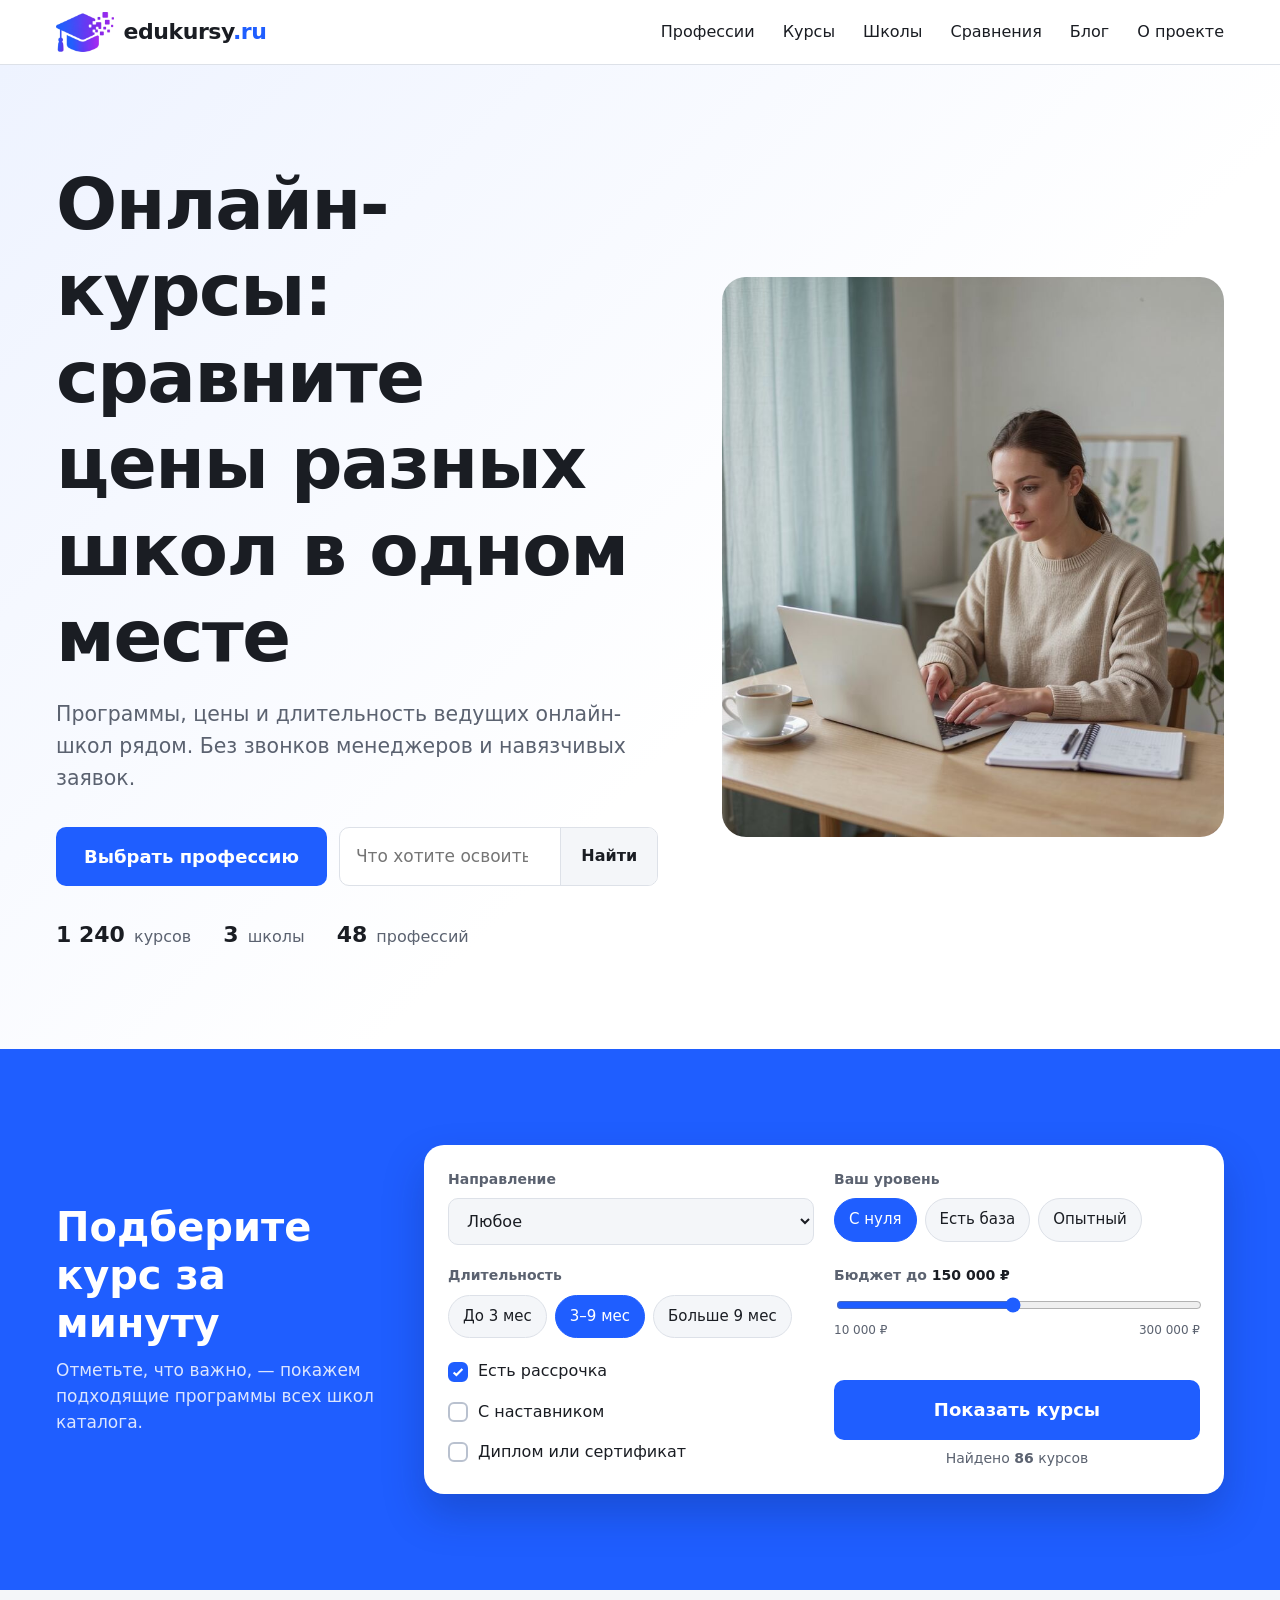
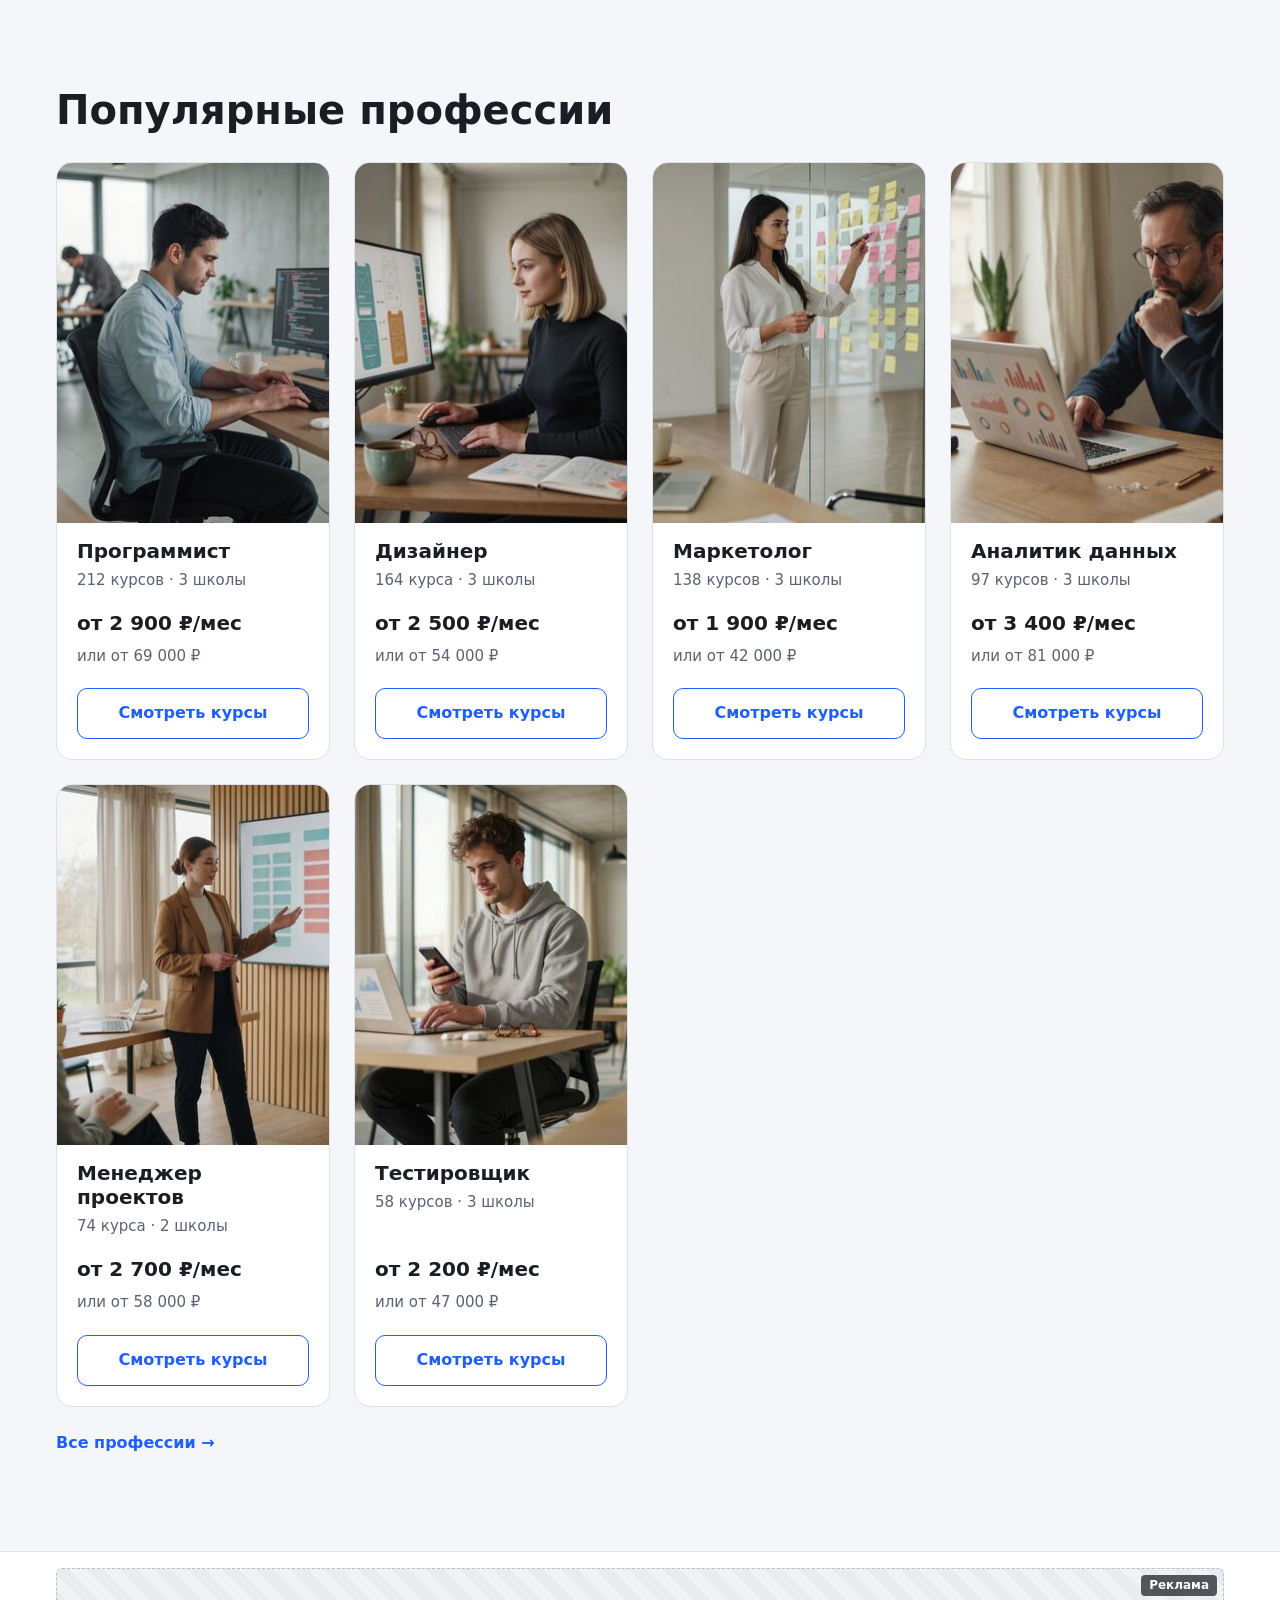
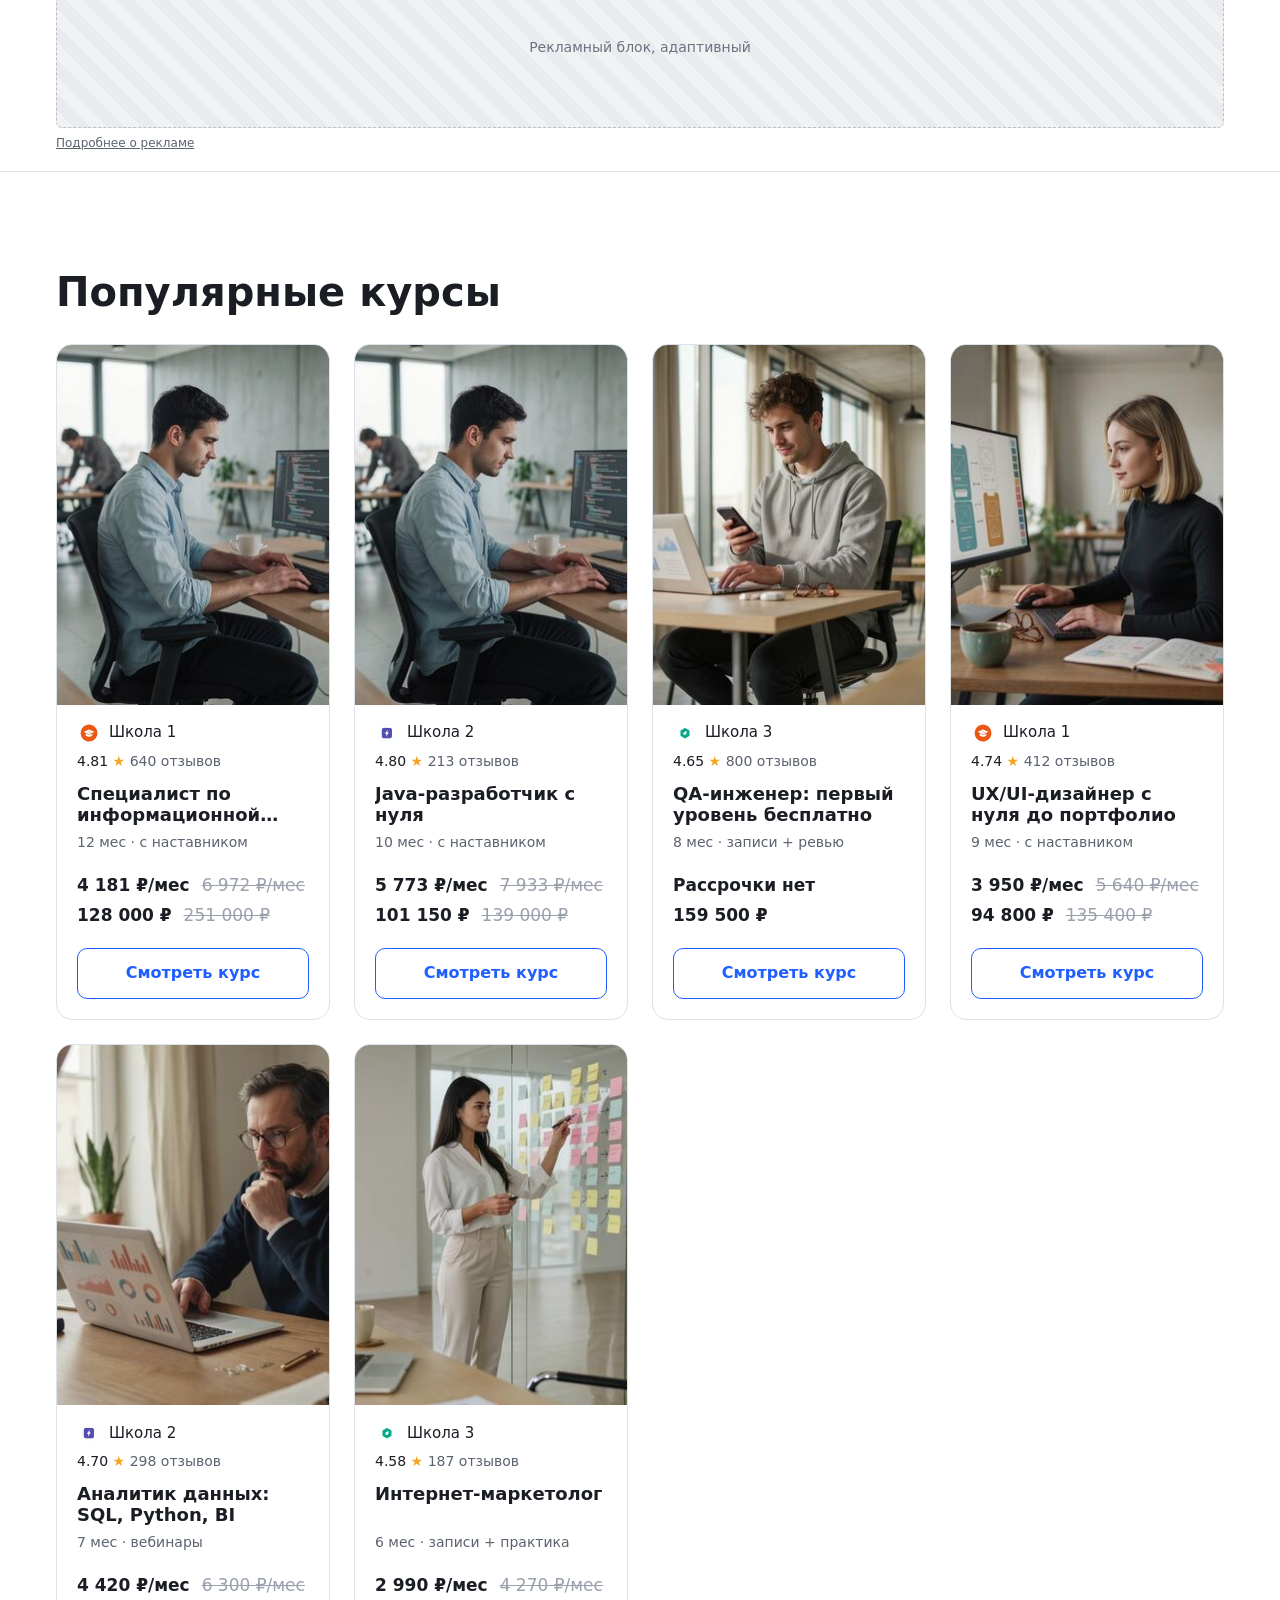
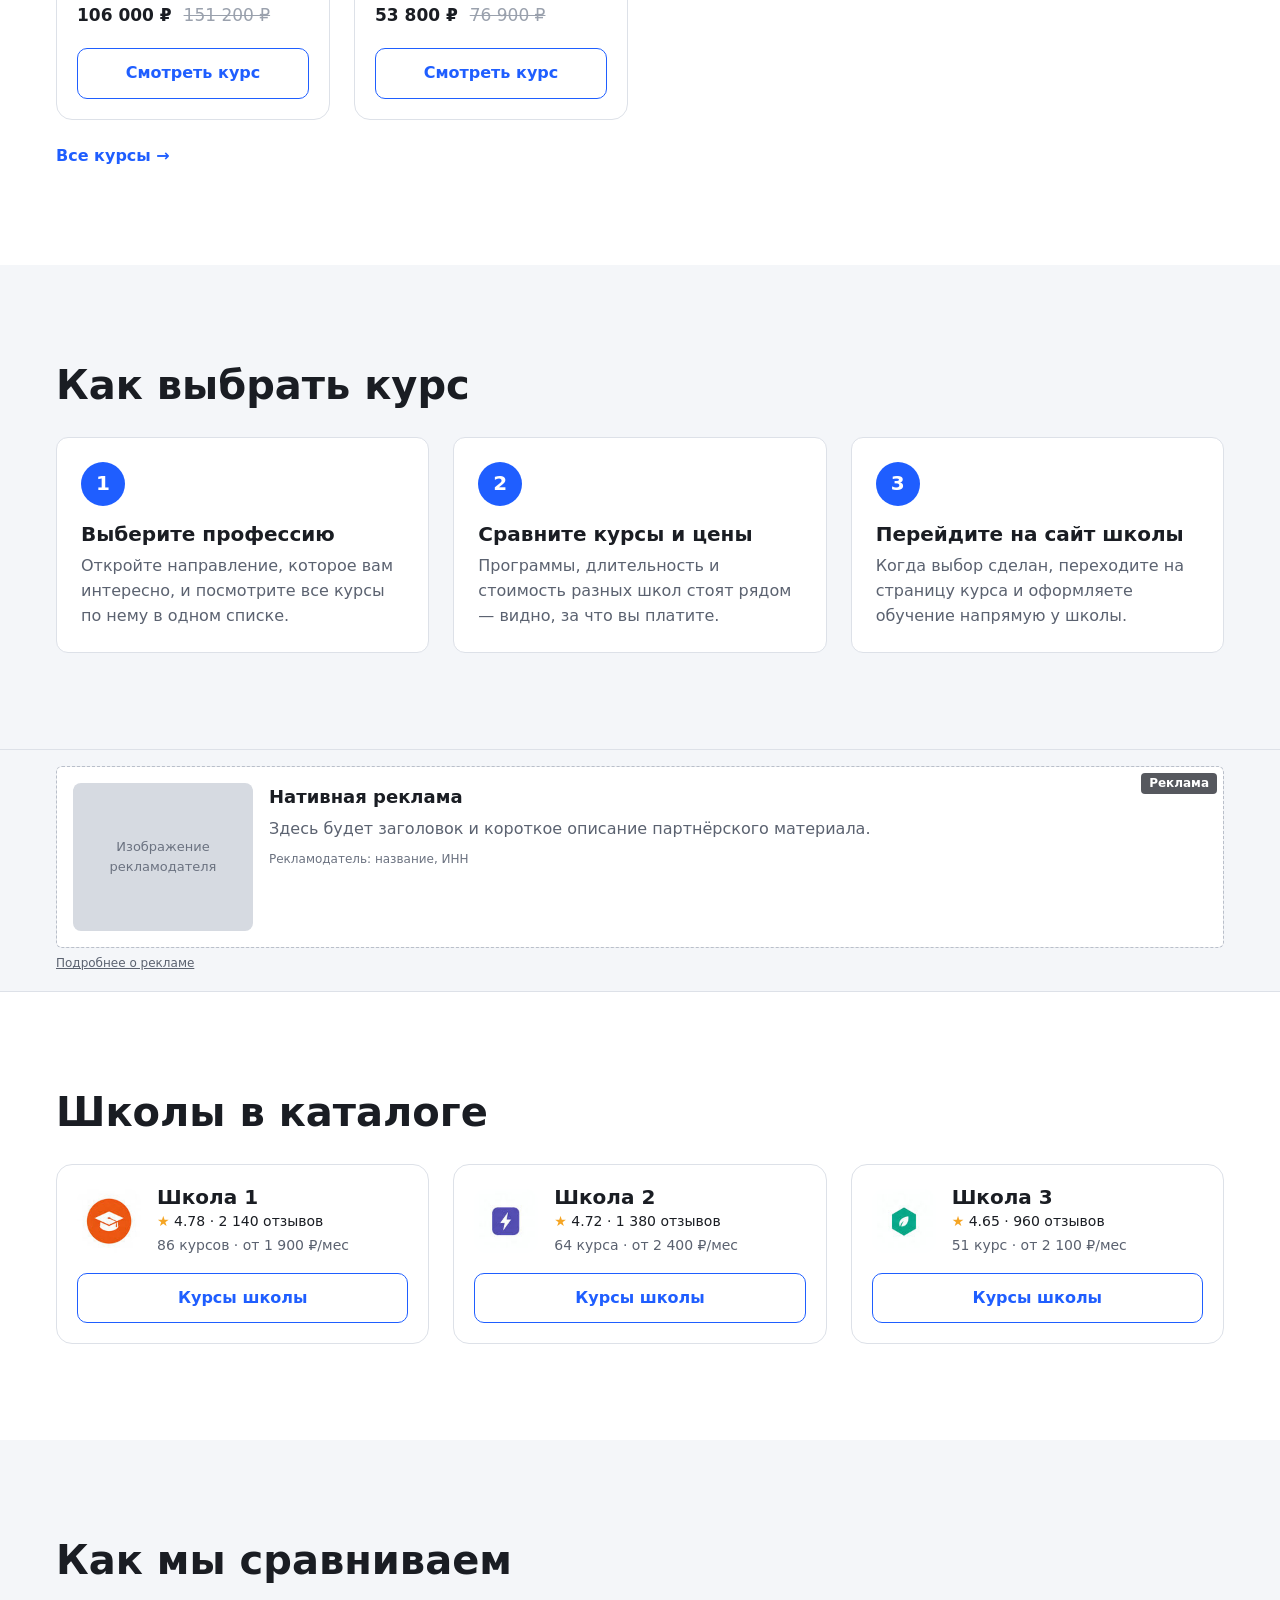
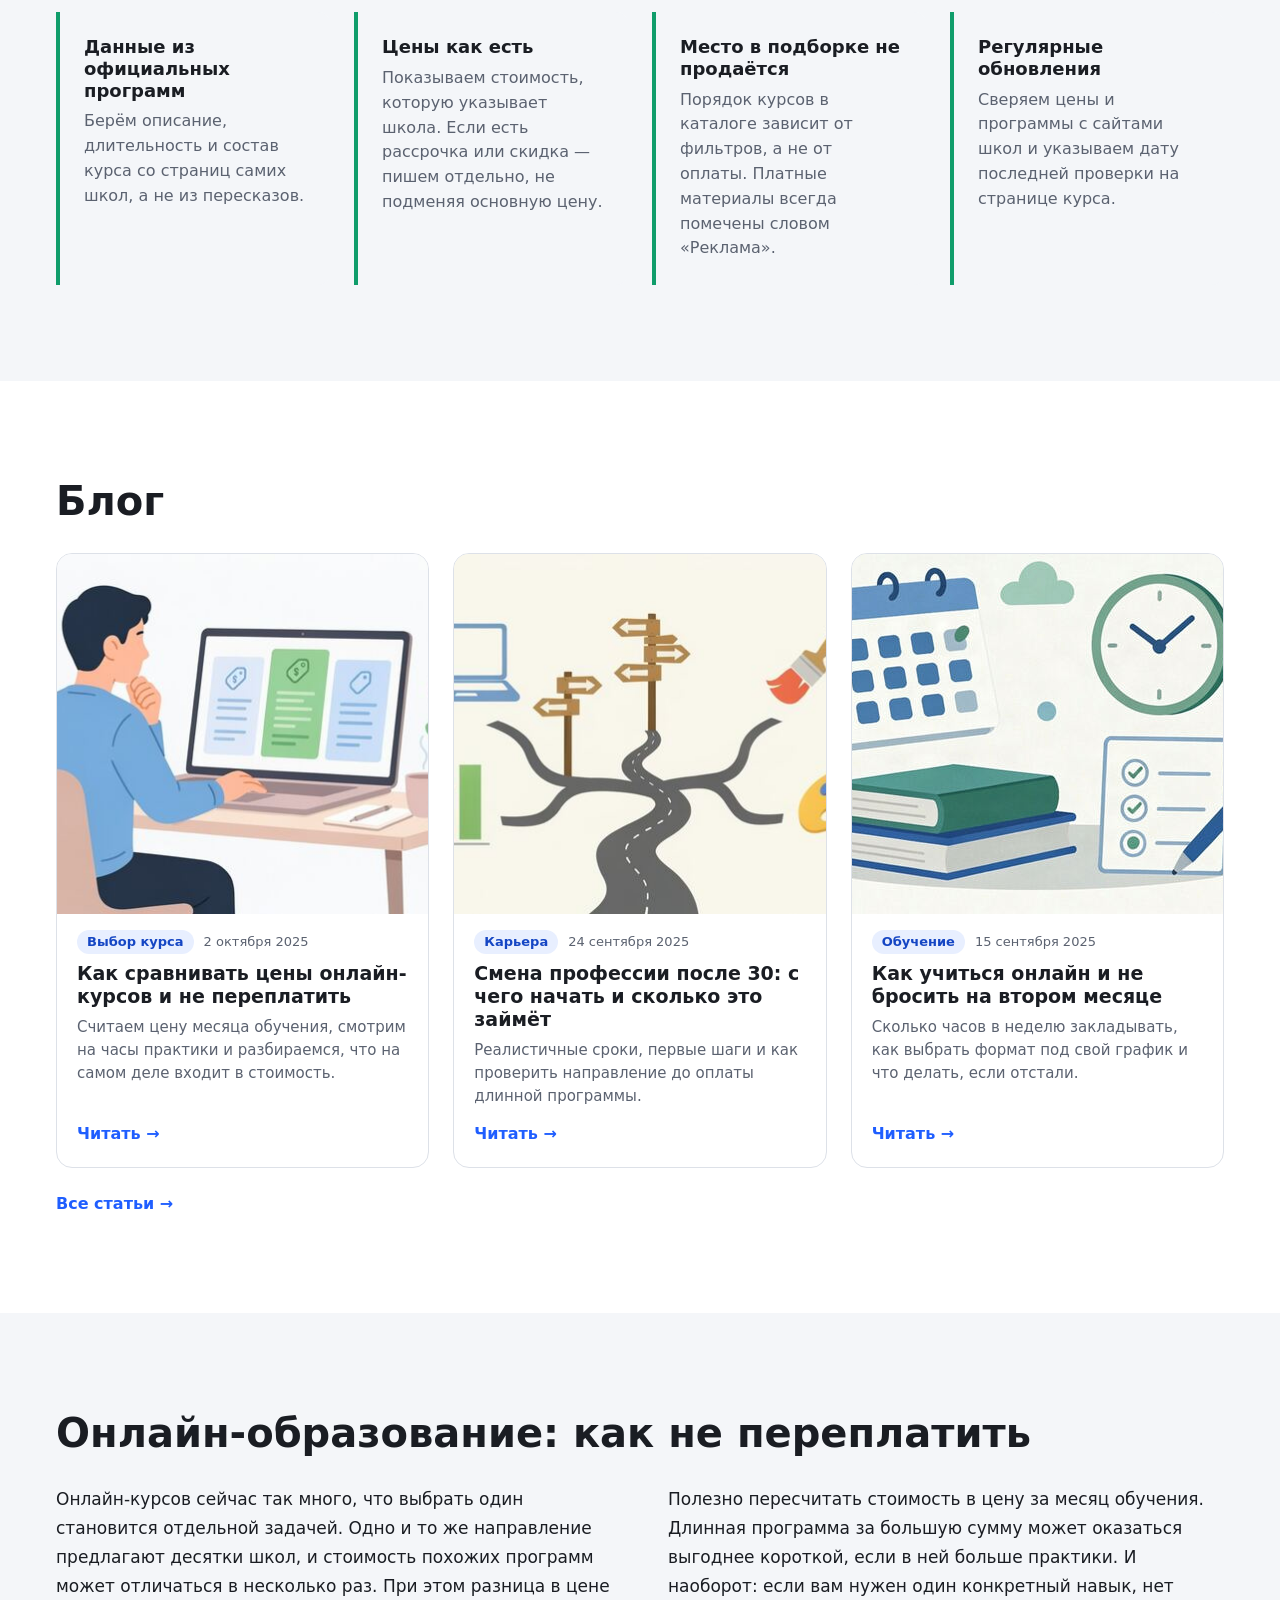
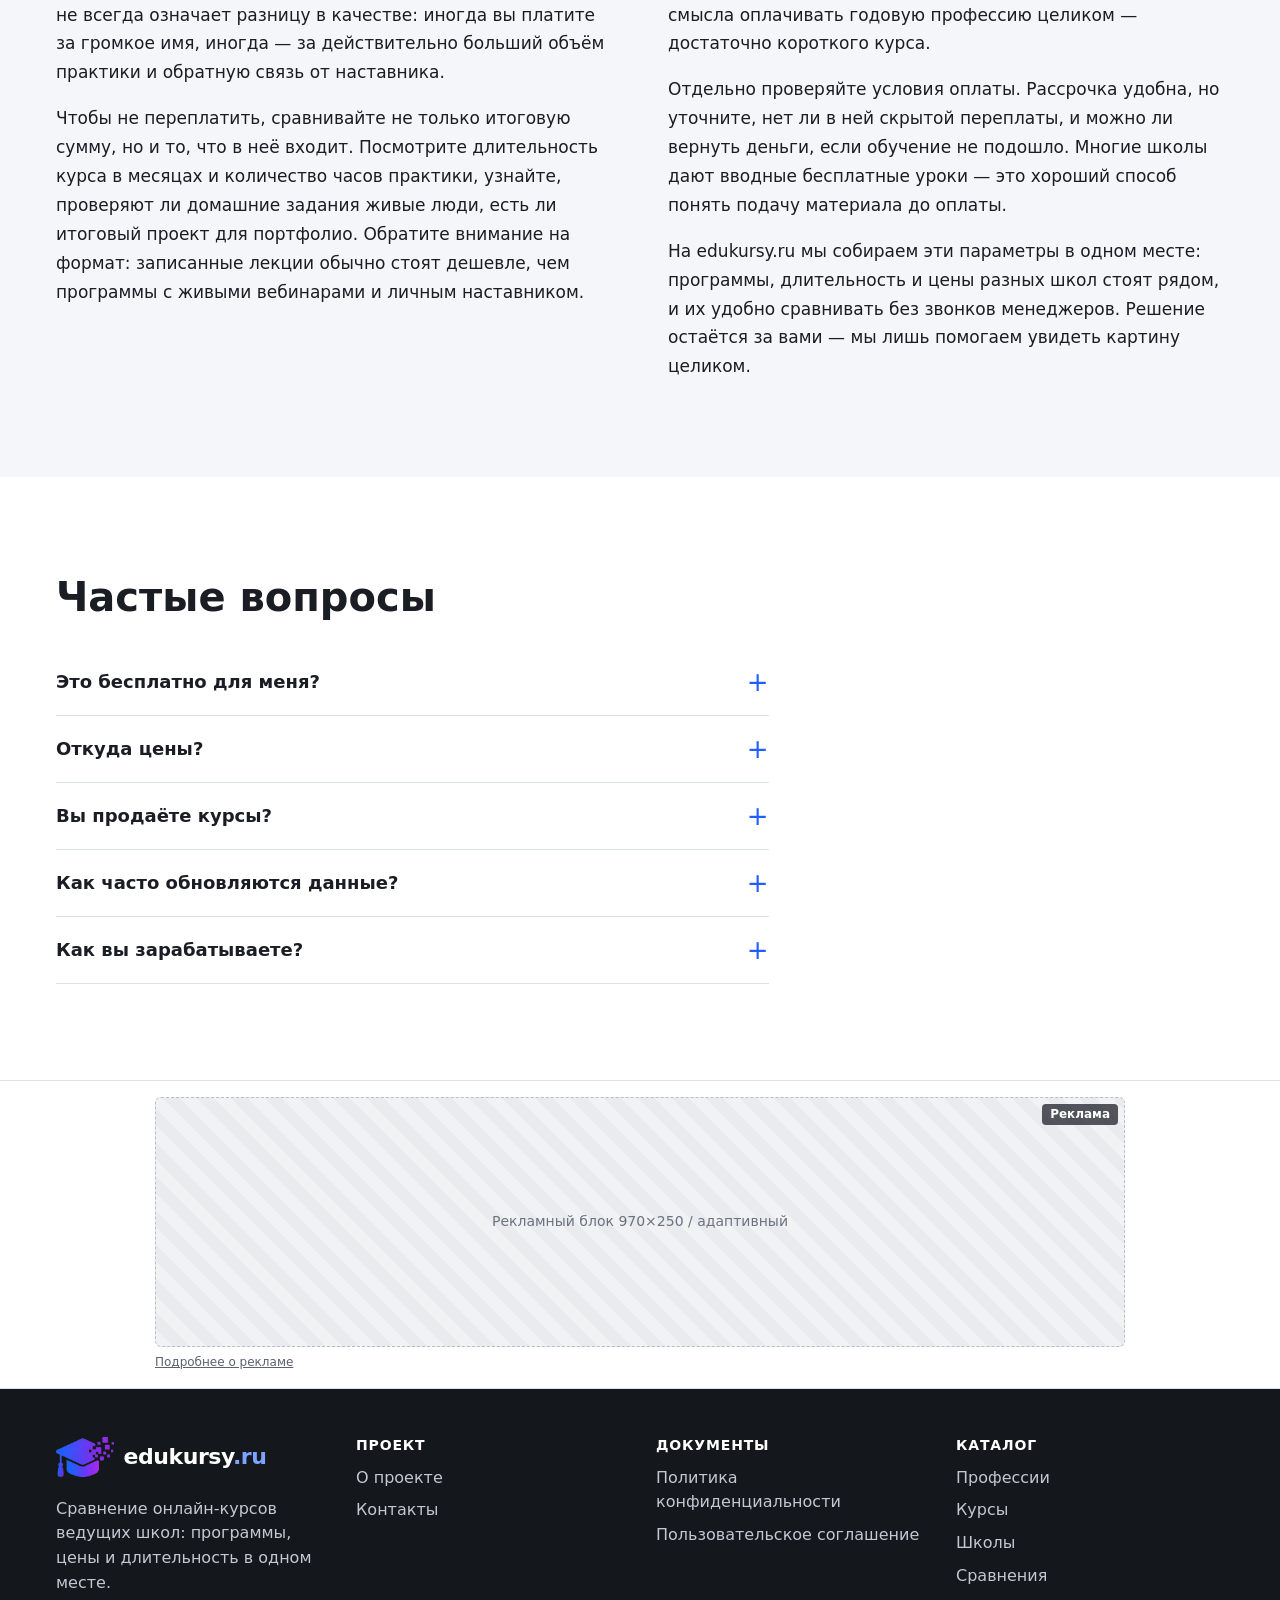
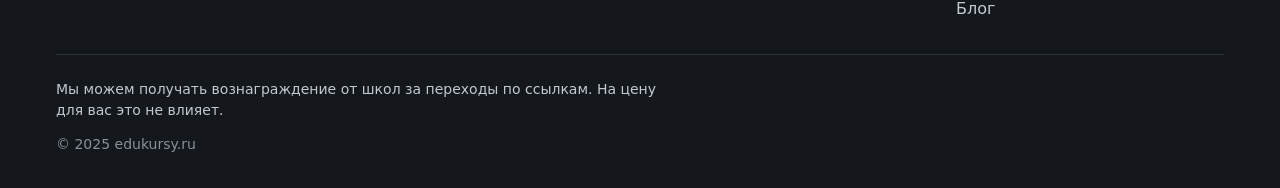
<file: public/main/index.html>
<!DOCTYPE html>
<html lang="ru">
<head>
  <meta charset="UTF-8">
  <meta name="viewport" content="width=device-width, initial-scale=1">
  <title>Онлайн-курсы: сравнение цен и программ онлайн-школ — edukursy.ru</title>
  <meta name="description" content="Программы, цены и длительность онлайн-курсов ведущих школ в одном месте. Сравните курсы без звонков менеджеров и навязчивых заявок.">
  <link rel="stylesheet" href="style.css">
</head>
<body>

  <!-- ============ 1. ШАПКА ============ -->
  <header class="site-header">
    <div class="site-header__inner">
      <a href="/" class="logo">
        <img src="img/logo.png" alt="" class="logo__img" width="48" height="40">
        <span class="logo__text">edukursy<span>.ru</span></span>
      </a>

      <button class="burger" type="button" aria-label="Открыть меню" aria-expanded="false" aria-controls="main-nav">
        <span></span><span></span><span></span>
      </button>

      <nav class="main-nav" id="main-nav" aria-label="Основное меню">
        <ul>
          <li><a href="/professions/">Профессии</a></li>
          <li><a href="/courses/">Курсы</a></li>
          <li><a href="/schools/">Школы</a></li>
          <li><a href="/compare/">Сравнения</a></li>
          <li><a href="/blog/">Блог</a></li>
          <li><a href="/about/">О проекте</a></li>
        </ul>
      </nav>
    </div>
  </header>

  <main>

    <!-- ============ 2. ПЕРВЫЙ ЭКРАН ============ -->
    <section class="hero section">
      <div class="hero__content">
        <h1 class="hero__title">Онлайн-курсы: сравните цены разных школ в одном месте</h1>
        <p class="hero__subtitle">Программы, цены и длительность ведущих онлайн-школ рядом. Без звонков менеджеров и навязчивых заявок.</p>

        <div class="hero__actions">
          <a href="/professions/" class="btn btn--primary btn--lg">Выбрать профессию</a>
          <form class="search" action="/search/" method="get" role="search">
            <label for="hero-search" class="visually-hidden">Поиск курса</label>
            <input type="search" id="hero-search" name="q" class="search__input" placeholder="Что хотите освоить?">
            <button type="submit" class="search__btn">Найти</button>
          </form>
        </div>

        <ul class="hero__stats">
          <li><strong><!-- DATA: stats.courses_total -->1 240</strong> курсов</li>
          <li><strong><!-- DATA: stats.schools_total -->3</strong> школы</li>
          <li><strong><!-- DATA: stats.professions_total -->48</strong> профессий</li>
        </ul>
      </div>

      <div class="hero__media">
        <img src="img/hero.jpg" alt="Девушка проходит онлайн-курс за ноутбуком" class="hero__img" width="900" height="900">
      </div>
    </section>

    <!-- ============ ВИДЖЕТ ПОДБОРА КУРСА ============ -->
    <section class="section section--picker" id="picker">
      <div class="picker">
        <div class="picker__head">
          <h2 class="picker__title">Подберите курс за минуту</h2>
          <p class="picker__subtitle">Отметьте, что важно, — покажем подходящие программы всех школ каталога.</p>
        </div>

        <form class="picker__form" action="/courses/" method="get">
          <!-- DATA: варианты направлений из базы -->
          <div class="picker__field">
            <label for="pk-direction" class="picker__label">Направление</label>
            <select id="pk-direction" name="profession" class="picker__select">
              <option value="">Любое</option>
              <option value="programmist">Программирование</option>
              <option value="dizajner">Дизайн</option>
              <option value="marketolog">Маркетинг</option>
              <option value="analitik-dannyh">Аналитика данных</option>
              <option value="menedzher-proektov">Управление проектами</option>
              <option value="testirovshchik">Тестирование</option>
            </select>
          </div>

          <fieldset class="picker__field">
            <legend class="picker__label">Ваш уровень</legend>
            <div class="chips">
              <label class="chip"><input type="radio" name="level" value="zero" checked><span>С нуля</span></label>
              <label class="chip"><input type="radio" name="level" value="base"><span>Есть база</span></label>
              <label class="chip"><input type="radio" name="level" value="pro"><span>Опытный</span></label>
            </div>
          </fieldset>

          <fieldset class="picker__field">
            <legend class="picker__label">Длительность</legend>
            <div class="chips">
              <label class="chip"><input type="radio" name="duration" value="short"><span>До 3 мес</span></label>
              <label class="chip"><input type="radio" name="duration" value="mid" checked><span>3–9 мес</span></label>
              <label class="chip"><input type="radio" name="duration" value="long"><span>Больше 9 мес</span></label>
            </div>
          </fieldset>

          <div class="picker__field">
            <label for="pk-budget" class="picker__label">Бюджет до <output id="pk-budget-out" for="pk-budget">150 000 ₽</output></label>
            <input type="range" id="pk-budget" name="price_max" class="picker__range" min="10000" max="300000" step="5000" value="150000">
            <div class="picker__range-scale"><span>10 000 ₽</span><span>300 000 ₽</span></div>
          </div>

          <div class="picker__field picker__field--checks">
            <label class="check"><input type="checkbox" name="installment" value="1" checked><span>Есть рассрочка</span></label>
            <label class="check"><input type="checkbox" name="mentor" value="1"><span>С наставником</span></label>
            <label class="check"><input type="checkbox" name="certificate" value="1"><span>Диплом или сертификат</span></label>
          </div>

          <div class="picker__submit">
            <button type="submit" class="btn btn--primary btn--lg btn--block">Показать курсы</button>
            <p class="picker__note">Найдено <strong><!-- DATA: picker.found_count -->86</strong> курсов</p>
          </div>
        </form>
      </div>
    </section>

    <!-- ============ 4. ПОПУЛЯРНЫЕ ПРОФЕССИИ ============ -->
    <section class="section section--light" id="professions">
      <h2 class="section__title">Популярные профессии</h2>

      <div class="grid profession-grid">
        <!-- DATA: цикл по профессиям, 8-12 штук. Блок-образец: article.profession-card -->
        <article class="profession-card">
          <img src="img/prof-dev.jpg" alt="" class="profession-card__img" width="640" height="360" loading="lazy"><!-- DATA: profession.image -->
          <div class="profession-card__body">
            <h3 class="profession-card__name"><!-- DATA: profession.name -->Программист</h3>
            <p class="profession-card__count"><!-- DATA: profession.courses_count -->212 курсов · 3 школы</p>
            <p class="profession-card__price">от <!-- DATA: profession.min_price_month -->2 900 ₽/мес</p>
            <p class="profession-card__total">или от <!-- DATA: profession.min_price -->69 000 ₽</p>
            <a href="/professions/programmist/" class="btn btn--outline btn--block profession-card__btn">Смотреть курсы</a><!-- DATA: profession.url -->
          </div>
        </article>

        <article class="profession-card">
          <img src="img/prof-design.jpg" alt="" class="profession-card__img" width="640" height="360" loading="lazy">
          <div class="profession-card__body">
            <h3 class="profession-card__name"><!-- DATA: profession.name -->Дизайнер</h3>
            <p class="profession-card__count"><!-- DATA: profession.courses_count -->164 курса · 3 школы</p>
            <p class="profession-card__price">от <!-- DATA: profession.min_price_month -->2 500 ₽/мес</p>
            <p class="profession-card__total">или от <!-- DATA: profession.min_price -->54 000 ₽</p>
            <a href="/professions/dizajner/" class="btn btn--outline btn--block profession-card__btn">Смотреть курсы</a>
          </div>
        </article>

        <article class="profession-card">
          <img src="img/prof-marketing.jpg" alt="" class="profession-card__img" width="640" height="360" loading="lazy">
          <div class="profession-card__body">
            <h3 class="profession-card__name"><!-- DATA: profession.name -->Маркетолог</h3>
            <p class="profession-card__count"><!-- DATA: profession.courses_count -->138 курсов · 3 школы</p>
            <p class="profession-card__price">от <!-- DATA: profession.min_price_month -->1 900 ₽/мес</p>
            <p class="profession-card__total">или от <!-- DATA: profession.min_price -->42 000 ₽</p>
            <a href="/professions/marketolog/" class="btn btn--outline btn--block profession-card__btn">Смотреть курсы</a>
          </div>
        </article>

        <article class="profession-card">
          <img src="img/prof-analyst.jpg" alt="" class="profession-card__img" width="640" height="360" loading="lazy">
          <div class="profession-card__body">
            <h3 class="profession-card__name"><!-- DATA: profession.name -->Аналитик данных</h3>
            <p class="profession-card__count"><!-- DATA: profession.courses_count -->97 курсов · 3 школы</p>
            <p class="profession-card__price">от <!-- DATA: profession.min_price_month -->3 400 ₽/мес</p>
            <p class="profession-card__total">или от <!-- DATA: profession.min_price -->81 000 ₽</p>
            <a href="/professions/analitik-dannyh/" class="btn btn--outline btn--block profession-card__btn">Смотреть курсы</a>
          </div>
        </article>

        <article class="profession-card">
          <img src="img/prof-pm.jpg" alt="" class="profession-card__img" width="640" height="360" loading="lazy">
          <div class="profession-card__body">
            <h3 class="profession-card__name"><!-- DATA: profession.name -->Менеджер проектов</h3>
            <p class="profession-card__count"><!-- DATA: profession.courses_count -->74 курса · 2 школы</p>
            <p class="profession-card__price">от <!-- DATA: profession.min_price_month -->2 700 ₽/мес</p>
            <p class="profession-card__total">или от <!-- DATA: profession.min_price -->58 000 ₽</p>
            <a href="/professions/menedzher-proektov/" class="btn btn--outline btn--block profession-card__btn">Смотреть курсы</a>
          </div>
        </article>

        <article class="profession-card">
          <img src="img/prof-qa.jpg" alt="" class="profession-card__img" width="640" height="360" loading="lazy">
          <div class="profession-card__body">
            <h3 class="profession-card__name"><!-- DATA: profession.name -->Тестировщик</h3>
            <p class="profession-card__count"><!-- DATA: profession.courses_count -->58 курсов · 3 школы</p>
            <p class="profession-card__price">от <!-- DATA: profession.min_price_month -->2 200 ₽/мес</p>
            <p class="profession-card__total">или от <!-- DATA: profession.min_price -->47 000 ₽</p>
            <a href="/professions/testirovshchik/" class="btn btn--outline btn--block profession-card__btn">Смотреть курсы</a>
          </div>
        </article>
        <!-- /DATA: конец цикла по профессиям -->
      </div>

      <p class="section__more"><a href="/professions/" class="link-arrow">Все профессии →</a></p>
    </section>

    <!-- ============ РЕКЛАМНЫЙ СЛОТ 2 — адаптивный ============ -->
    <div class="ad-wrap ad-wrap--inline">
      <aside class="ad-slot ad-slot--inline" aria-label="Реклама">
        <span class="ad-label">Реклама</span>
        <!-- AD SLOT: after_professions | адаптивный баннер. Сюда вставляется <a href="..." rel="sponsored noopener" target="_blank"><img ...></a> -->
        <div class="ad-placeholder">Рекламный блок, адаптивный</div>
      </aside>
      <a href="/privacy" class="ad-more">Подробнее о рекламе</a>
    </div>

    <!-- ============ ПОПУЛЯРНЫЕ КУРСЫ ============ -->
    <section class="section" id="courses">
      <h2 class="section__title">Популярные курсы</h2>

      <div class="grid course-grid">
        <!-- DATA: цикл по курсам, 6-12 штук. Блок-образец: article.course-card -->
        <article class="course-card">
          <img src="img/prof-dev.jpg" alt="" class="course-card__img" width="640" height="360" loading="lazy"><!-- DATA: course.image -->
          <div class="course-card__body">
            <div class="course-card__school">
              <img src="img/school-1.jpg" alt="" class="course-card__logo" width="24" height="24"><!-- DATA: course.school.logo -->
              <span><!-- DATA: course.school.name -->Школа 1</span>
            </div>
            <p class="course-card__rating"><span class="course-card__stars"><!-- DATA: course.rating -->4.81</span> <span class="course-card__reviews"><!-- DATA: course.reviews_count -->640 отзывов</span></p>
            <h3 class="course-card__title"><!-- DATA: course.name -->Специалист по информационной безопасности</h3>
            <p class="course-card__meta"><!-- DATA: course.duration -->12 мес · <!-- DATA: course.format -->с наставником</p>
            <div class="course-card__prices">
              <p class="course-card__month"><!-- DATA: course.price_month -->4 181 ₽/мес <s><!-- DATA: course.old_price_month -->6 972 ₽/мес</s></p>
              <p class="course-card__total"><!-- DATA: course.price -->128 000 ₽ <s><!-- DATA: course.old_price -->251 000 ₽</s></p>
            </div>
            <a href="/courses/infobez-school-1/" class="btn btn--outline btn--block">Смотреть курс</a><!-- DATA: course.url -->
          </div>
        </article>

        <article class="course-card">
          <img src="img/prof-dev.jpg" alt="" class="course-card__img" width="640" height="360" loading="lazy">
          <div class="course-card__body">
            <div class="course-card__school">
              <img src="img/school-2.jpg" alt="" class="course-card__logo" width="24" height="24">
              <span><!-- DATA: course.school.name -->Школа 2</span>
            </div>
            <p class="course-card__rating"><span class="course-card__stars">4.80</span> <span class="course-card__reviews">213 отзывов</span></p>
            <h3 class="course-card__title"><!-- DATA: course.name -->Java-разработчик с нуля</h3>
            <p class="course-card__meta">10 мес · с наставником</p>
            <div class="course-card__prices">
              <p class="course-card__month">5 773 ₽/мес <s>7 933 ₽/мес</s></p>
              <p class="course-card__total">101 150 ₽ <s>139 000 ₽</s></p>
            </div>
            <a href="/courses/java-school-2/" class="btn btn--outline btn--block">Смотреть курс</a>
          </div>
        </article>

        <article class="course-card">
          <img src="img/prof-qa.jpg" alt="" class="course-card__img" width="640" height="360" loading="lazy">
          <div class="course-card__body">
            <div class="course-card__school">
              <img src="img/school-3.jpg" alt="" class="course-card__logo" width="24" height="24">
              <span><!-- DATA: course.school.name -->Школа 3</span>
            </div>
            <p class="course-card__rating"><span class="course-card__stars">4.65</span> <span class="course-card__reviews">800 отзывов</span></p>
            <h3 class="course-card__title"><!-- DATA: course.name -->QA-инженер: первый уровень бесплатно</h3>
            <p class="course-card__meta">8 мес · записи + ревью</p>
            <div class="course-card__prices">
              <p class="course-card__month course-card__month--none">Рассрочки нет</p>
              <p class="course-card__total">159 500 ₽</p>
            </div>
            <a href="/courses/qa-school-3/" class="btn btn--outline btn--block">Смотреть курс</a>
          </div>
        </article>

        <article class="course-card">
          <img src="img/prof-design.jpg" alt="" class="course-card__img" width="640" height="360" loading="lazy">
          <div class="course-card__body">
            <div class="course-card__school">
              <img src="img/school-1.jpg" alt="" class="course-card__logo" width="24" height="24">
              <span><!-- DATA: course.school.name -->Школа 1</span>
            </div>
            <p class="course-card__rating"><span class="course-card__stars">4.74</span> <span class="course-card__reviews">412 отзывов</span></p>
            <h3 class="course-card__title"><!-- DATA: course.name -->UX/UI-дизайнер с нуля до портфолио</h3>
            <p class="course-card__meta">9 мес · с наставником</p>
            <div class="course-card__prices">
              <p class="course-card__month">3 950 ₽/мес <s>5 640 ₽/мес</s></p>
              <p class="course-card__total">94 800 ₽ <s>135 400 ₽</s></p>
            </div>
            <a href="/courses/uxui-school-1/" class="btn btn--outline btn--block">Смотреть курс</a>
          </div>
        </article>

        <article class="course-card">
          <img src="img/prof-analyst.jpg" alt="" class="course-card__img" width="640" height="360" loading="lazy">
          <div class="course-card__body">
            <div class="course-card__school">
              <img src="img/school-2.jpg" alt="" class="course-card__logo" width="24" height="24">
              <span><!-- DATA: course.school.name -->Школа 2</span>
            </div>
            <p class="course-card__rating"><span class="course-card__stars">4.70</span> <span class="course-card__reviews">298 отзывов</span></p>
            <h3 class="course-card__title"><!-- DATA: course.name -->Аналитик данных: SQL, Python, BI</h3>
            <p class="course-card__meta">7 мес · вебинары</p>
            <div class="course-card__prices">
              <p class="course-card__month">4 420 ₽/мес <s>6 300 ₽/мес</s></p>
              <p class="course-card__total">106 000 ₽ <s>151 200 ₽</s></p>
            </div>
            <a href="/courses/analytics-school-2/" class="btn btn--outline btn--block">Смотреть курс</a>
          </div>
        </article>

        <article class="course-card">
          <img src="img/prof-marketing.jpg" alt="" class="course-card__img" width="640" height="360" loading="lazy">
          <div class="course-card__body">
            <div class="course-card__school">
              <img src="img/school-3.jpg" alt="" class="course-card__logo" width="24" height="24">
              <span><!-- DATA: course.school.name -->Школа 3</span>
            </div>
            <p class="course-card__rating"><span class="course-card__stars">4.58</span> <span class="course-card__reviews">187 отзывов</span></p>
            <h3 class="course-card__title"><!-- DATA: course.name -->Интернет-маркетолог</h3>
            <p class="course-card__meta">6 мес · записи + практика</p>
            <div class="course-card__prices">
              <p class="course-card__month">2 990 ₽/мес <s>4 270 ₽/мес</s></p>
              <p class="course-card__total">53 800 ₽ <s>76 900 ₽</s></p>
            </div>
            <a href="/courses/marketing-school-3/" class="btn btn--outline btn--block">Смотреть курс</a>
          </div>
        </article>
        <!-- /DATA: конец цикла по курсам -->
      </div>

      <p class="section__more"><a href="/courses/" class="link-arrow">Все курсы →</a></p>
    </section>

    <!-- ============ КАК ЭТО РАБОТАЕТ ============ -->
    <section class="section section--light" id="how">
      <h2 class="section__title">Как выбрать курс</h2>

      <ol class="steps">
        <li class="step">
          <span class="step__num">1</span>
          <h3 class="step__title">Выберите профессию</h3>
          <p class="step__text">Откройте направление, которое вам интересно, и посмотрите все курсы по нему в одном списке.</p>
        </li>
        <li class="step">
          <span class="step__num">2</span>
          <h3 class="step__title">Сравните курсы и цены</h3>
          <p class="step__text">Программы, длительность и стоимость разных школ стоят рядом — видно, за что вы платите.</p>
        </li>
        <li class="step">
          <span class="step__num">3</span>
          <h3 class="step__title">Перейдите на сайт школы</h3>
          <p class="step__text">Когда выбор сделан, переходите на страницу курса и оформляете обучение напрямую у школы.</p>
        </li>
      </ol>
    </section>

    <!-- ============ РЕКЛАМНЫЙ СЛОТ 3 — нативный ============ -->
    <div class="ad-wrap ad-wrap--native">
      <aside class="ad-slot ad-slot--native" aria-label="Реклама">
        <span class="ad-label">Реклама</span>
        <!-- AD SLOT: native_middle | нативная карточка: картинка + заголовок + текст + ссылка. Ссылки с rel="sponsored noopener" -->
        <div class="ad-native">
          <div class="ad-native__media placeholder">Изображение рекламодателя</div>
          <div class="ad-native__body">
            <p class="ad-native__title">Нативная реклама</p>
            <p class="ad-native__text">Здесь будет заголовок и короткое описание партнёрского материала.</p>
            <p class="ad-native__advertiser">Рекламодатель: <!-- AD: advertiser.name -->название, ИНН</p>
          </div>
        </div>
      </aside>
      <a href="/privacy" class="ad-more">Подробнее о рекламе</a>
    </div>

    <!-- ============ ШКОЛЫ В КАТАЛОГЕ ============ -->
    <section class="section" id="schools">
      <h2 class="section__title">Школы в каталоге</h2>

      <div class="grid school-grid">
        <!-- DATA: цикл по школам, любое количество. Блок-образец: article.school-card -->
        <article class="school-card">
          <img src="img/school-1.jpg" alt="" class="school-card__logo" width="64" height="64"><!-- DATA: school.logo -->
          <div class="school-card__body">
            <h3 class="school-card__name"><!-- DATA: school.name -->Школа 1</h3>
            <p class="school-card__rating"><!-- DATA: school.rating -->4.78 · <!-- DATA: school.reviews_count -->2 140 отзывов</p>
            <p class="school-card__count"><!-- DATA: school.courses_count -->86 курсов · от <!-- DATA: school.min_price -->1 900 ₽/мес</p>
          </div>
          <a href="/schools/school-1/" class="btn btn--outline school-card__btn">Курсы школы</a><!-- DATA: school.url -->
        </article>

        <article class="school-card">
          <img src="img/school-2.jpg" alt="" class="school-card__logo" width="64" height="64">
          <div class="school-card__body">
            <h3 class="school-card__name"><!-- DATA: school.name -->Школа 2</h3>
            <p class="school-card__rating">4.72 · 1 380 отзывов</p>
            <p class="school-card__count">64 курса · от 2 400 ₽/мес</p>
          </div>
          <a href="/schools/school-2/" class="btn btn--outline school-card__btn">Курсы школы</a>
        </article>

        <article class="school-card">
          <img src="img/school-3.jpg" alt="" class="school-card__logo" width="64" height="64">
          <div class="school-card__body">
            <h3 class="school-card__name"><!-- DATA: school.name -->Школа 3</h3>
            <p class="school-card__rating">4.65 · 960 отзывов</p>
            <p class="school-card__count">51 курс · от 2 100 ₽/мес</p>
          </div>
          <a href="/schools/school-3/" class="btn btn--outline school-card__btn">Курсы школы</a>
        </article>
        <!-- /DATA: конец цикла по школам -->
      </div>
    </section>

    <!-- ============ КАК МЫ СРАВНИВАЕМ ============ -->
    <section class="section section--light" id="trust">
      <h2 class="section__title">Как мы сравниваем</h2>

      <ul class="grid trust-grid">
        <li class="trust-item">
          <h3 class="trust-item__title">Данные из официальных программ</h3>
          <p class="trust-item__text">Берём описание, длительность и состав курса со страниц самих школ, а не из пересказов.</p>
        </li>
        <li class="trust-item">
          <h3 class="trust-item__title">Цены как есть</h3>
          <p class="trust-item__text">Показываем стоимость, которую указывает школа. Если есть рассрочка или скидка — пишем отдельно, не подменяя основную цену.</p>
        </li>
        <li class="trust-item">
          <h3 class="trust-item__title">Место в подборке не продаётся</h3>
          <p class="trust-item__text">Порядок курсов в каталоге зависит от фильтров, а не от оплаты. Платные материалы всегда помечены словом «Реклама».</p>
        </li>
        <li class="trust-item">
          <h3 class="trust-item__title">Регулярные обновления</h3>
          <p class="trust-item__text">Сверяем цены и программы с сайтами школ и указываем дату последней проверки на странице курса.</p>
        </li>
      </ul>
    </section>

    <!-- ============ БЛОГ ============ -->
    <section class="section" id="blog">
      <h2 class="section__title">Блог</h2>

      <div class="grid blog-grid">
        <!-- DATA: цикл по статьям, 3-6 последних. Блок-образец: article.post-card -->
        <article class="post-card">
          <a href="/blog/kak-sravnivat-ceny-kursov/" class="post-card__link"><!-- DATA: post.url -->
            <img src="img/blog-1.jpg" alt="" class="post-card__img" width="640" height="360" loading="lazy"><!-- DATA: post.image -->
            <div class="post-card__body">
              <p class="post-card__meta"><span class="post-card__tag"><!-- DATA: post.category -->Выбор курса</span> <time datetime="2025-10-02"><!-- DATA: post.date -->2 октября 2025</time></p>
              <h3 class="post-card__title"><!-- DATA: post.title -->Как сравнивать цены онлайн-курсов и не переплатить</h3>
              <p class="post-card__excerpt"><!-- DATA: post.excerpt -->Считаем цену месяца обучения, смотрим на часы практики и разбираемся, что на самом деле входит в стоимость.</p>
              <span class="post-card__more">Читать →</span>
            </div>
          </a>
        </article>

        <article class="post-card">
          <a href="/blog/smena-professii-posle-30/" class="post-card__link">
            <img src="img/blog-2.jpg" alt="" class="post-card__img" width="640" height="360" loading="lazy">
            <div class="post-card__body">
              <p class="post-card__meta"><span class="post-card__tag">Карьера</span> <time datetime="2025-09-24">24 сентября 2025</time></p>
              <h3 class="post-card__title">Смена профессии после 30: с чего начать и сколько это займёт</h3>
              <p class="post-card__excerpt">Реалистичные сроки, первые шаги и как проверить направление до оплаты длинной программы.</p>
              <span class="post-card__more">Читать →</span>
            </div>
          </a>
        </article>

        <article class="post-card">
          <a href="/blog/uchitsya-i-rabotat/" class="post-card__link">
            <img src="img/blog-3.jpg" alt="" class="post-card__img" width="640" height="360" loading="lazy">
            <div class="post-card__body">
              <p class="post-card__meta"><span class="post-card__tag">Обучение</span> <time datetime="2025-09-15">15 сентября 2025</time></p>
              <h3 class="post-card__title">Как учиться онлайн и не бросить на втором месяце</h3>
              <p class="post-card__excerpt">Сколько часов в неделю закладывать, как выбрать формат под свой график и что делать, если отстали.</p>
              <span class="post-card__more">Читать →</span>
            </div>
          </a>
        </article>
        <!-- /DATA: конец цикла по статьям -->
      </div>

      <p class="section__more"><a href="/blog/" class="link-arrow">Все статьи →</a></p>
    </section>

    <!-- ============ SEO-ТЕКСТ ============ -->
    <section class="section section--light" id="about-text">
      <h2 class="section__title">Онлайн-образование: как не переплатить</h2>
      <div class="prose prose--wide">
        <p>Онлайн-курсов сейчас так много, что выбрать один становится отдельной задачей. Одно и то же направление предлагают десятки школ, и стоимость похожих программ может отличаться в несколько раз. При этом разница в цене не всегда означает разницу в качестве: иногда вы платите за громкое имя, иногда — за действительно больший объём практики и обратную связь от наставника.</p>
        <p>Чтобы не переплатить, сравнивайте не только итоговую сумму, но и то, что в неё входит. Посмотрите длительность курса в месяцах и количество часов практики, узнайте, проверяют ли домашние задания живые люди, есть ли итоговый проект для портфолио. Обратите внимание на формат: записанные лекции обычно стоят дешевле, чем программы с живыми вебинарами и личным наставником.</p>
        <p>Полезно пересчитать стоимость в цену за месяц обучения. Длинная программа за большую сумму может оказаться выгоднее короткой, если в ней больше практики. И наоборот: если вам нужен один конкретный навык, нет смысла оплачивать годовую профессию целиком — достаточно короткого курса.</p>
        <p>Отдельно проверяйте условия оплаты. Рассрочка удобна, но уточните, нет ли в ней скрытой переплаты, и можно ли вернуть деньги, если обучение не подошло. Многие школы дают вводные бесплатные уроки — это хороший способ понять подачу материала до оплаты.</p>
        <p>На edukursy.ru мы собираем эти параметры в одном месте: программы, длительность и цены разных школ стоят рядом, и их удобно сравнивать без звонков менеджеров. Решение остаётся за вами — мы лишь помогаем увидеть картину целиком.</p>
      </div>
    </section>

    <!-- ============ FAQ (schema.org FAQPage) ============ -->
    <section class="section" id="faq" itemscope itemtype="https://schema.org/FAQPage">
      <h2 class="section__title">Частые вопросы</h2>

      <div class="faq">
        <!-- DATA: цикл по вопросам FAQ (опционально). Блок-образец: div.faq-item -->
        <div class="faq-item" itemscope itemprop="mainEntity" itemtype="https://schema.org/Question">
          <h3 class="faq-item__q">
            <button type="button" class="faq-item__btn" aria-expanded="false" aria-controls="faq-a-1" id="faq-q-1">
              <span itemprop="name">Это бесплатно для меня?</span>
            </button>
          </h3>
          <div class="faq-item__a" id="faq-a-1" role="region" aria-labelledby="faq-q-1" hidden itemscope itemprop="acceptedAnswer" itemtype="https://schema.org/Answer">
            <div itemprop="text"><p>Да. Пользоваться каталогом и сравнением можно бесплатно и без регистрации. Платите вы только школе, если решите у неё учиться.</p></div>
          </div>
        </div>

        <div class="faq-item" itemscope itemprop="mainEntity" itemtype="https://schema.org/Question">
          <h3 class="faq-item__q">
            <button type="button" class="faq-item__btn" aria-expanded="false" aria-controls="faq-a-2" id="faq-q-2">
              <span itemprop="name">Откуда цены?</span>
            </button>
          </h3>
          <div class="faq-item__a" id="faq-a-2" role="region" aria-labelledby="faq-q-2" hidden itemscope itemprop="acceptedAnswer" itemtype="https://schema.org/Answer">
            <div itemprop="text"><p>Цены берём с официальных страниц курсов. Школы иногда меняют стоимость и запускают акции, поэтому окончательную цену всегда уточняйте на сайте школы перед оплатой.</p></div>
          </div>
        </div>

        <div class="faq-item" itemscope itemprop="mainEntity" itemtype="https://schema.org/Question">
          <h3 class="faq-item__q">
            <button type="button" class="faq-item__btn" aria-expanded="false" aria-controls="faq-a-3" id="faq-q-3">
              <span itemprop="name">Вы продаёте курсы?</span>
            </button>
          </h3>
          <div class="faq-item__a" id="faq-a-3" role="region" aria-labelledby="faq-q-3" hidden itemscope itemprop="acceptedAnswer" itemtype="https://schema.org/Answer">
            <div itemprop="text"><p>Нет. Мы не принимаем оплату и не оформляем обучение. Договор вы заключаете напрямую со школой на её сайте.</p></div>
          </div>
        </div>

        <div class="faq-item" itemscope itemprop="mainEntity" itemtype="https://schema.org/Question">
          <h3 class="faq-item__q">
            <button type="button" class="faq-item__btn" aria-expanded="false" aria-controls="faq-a-4" id="faq-q-4">
              <span itemprop="name">Как часто обновляются данные?</span>
            </button>
          </h3>
          <div class="faq-item__a" id="faq-a-4" role="region" aria-labelledby="faq-q-4" hidden itemscope itemprop="acceptedAnswer" itemtype="https://schema.org/Answer">
            <div itemprop="text"><p>Мы регулярно сверяем цены и программы со страницами школ. Дата последней проверки указана на странице каждого курса.</p></div>
          </div>
        </div>

        <div class="faq-item" itemscope itemprop="mainEntity" itemtype="https://schema.org/Question">
          <h3 class="faq-item__q">
            <button type="button" class="faq-item__btn" aria-expanded="false" aria-controls="faq-a-5" id="faq-q-5">
              <span itemprop="name">Как вы зарабатываете?</span>
            </button>
          </h3>
          <div class="faq-item__a" id="faq-a-5" role="region" aria-labelledby="faq-q-5" hidden itemscope itemprop="acceptedAnswer" itemtype="https://schema.org/Answer">
            <div itemprop="text"><p>Школы могут платить нам вознаграждение за переходы по ссылкам, а также мы размещаем рекламу с пометкой «Реклама». На цену курса для вас это не влияет, а место курса в подборке купить нельзя.</p></div>
          </div>
        </div>
        <!-- /DATA: конец цикла FAQ -->
      </div>
    </section>

  </main>

  <!-- ============ РЕКЛАМНЫЙ СЛОТ 4 — перед подвалом ============ -->
  <div class="ad-wrap ad-wrap--bottom">
    <aside class="ad-slot ad-slot--bottom" aria-label="Реклама">
      <span class="ad-label">Реклама</span>
      <!-- AD SLOT: bottom_wide | 970×250 desktop, адаптивный на мобильном. Сюда вставляется <a href="..." rel="sponsored noopener" target="_blank"><img ...></a> -->
      <div class="ad-placeholder">Рекламный блок 970×250 / адаптивный</div>
    </aside>
    <a href="/privacy" class="ad-more">Подробнее о рекламе</a>
  </div>

  <!-- ============ ПОДВАЛ ============ -->
  <footer class="site-footer">
    <div class="site-footer__top">
      <div class="site-footer__brand">
        <a href="/" class="logo logo--light">
          <img src="img/logo.png" alt="" class="logo__img" width="48" height="40">
          <span class="logo__text">edukursy<span>.ru</span></span>
        </a>
        <p>Сравнение онлайн-курсов ведущих школ: программы, цены и длительность в одном месте.</p>
      </div>

      <nav class="site-footer__nav" aria-label="Информация">
        <h2 class="site-footer__heading">Проект</h2>
        <ul>
          <li><a href="/about">О проекте</a></li>
          <li><a href="/contacts">Контакты</a></li>
        </ul>
      </nav>

      <nav class="site-footer__nav" aria-label="Документы">
        <h2 class="site-footer__heading">Документы</h2>
        <ul>
          <li><a href="/privacy">Политика конфиденциальности</a></li>
          <li><a href="/terms">Пользовательское соглашение</a></li>
        </ul>
      </nav>

      <nav class="site-footer__nav" aria-label="Каталог">
        <h2 class="site-footer__heading">Каталог</h2>
        <ul>
          <li><a href="/professions/">Профессии</a></li>
          <li><a href="/courses/">Курсы</a></li>
          <li><a href="/schools/">Школы</a></li>
          <li><a href="/compare/">Сравнения</a></li>
          <li><a href="/blog/">Блог</a></li>
        </ul>
      </nav>
    </div>

    <p class="site-footer__disclosure">Мы можем получать вознаграждение от школ за переходы по ссылкам. На цену для вас это не влияет.</p>
    <p class="site-footer__copy">© <!-- DATA: current_year -->2025 edukursy.ru</p>
  </footer>

  <script src="script.js"></script>
</body>
</html>
</file>
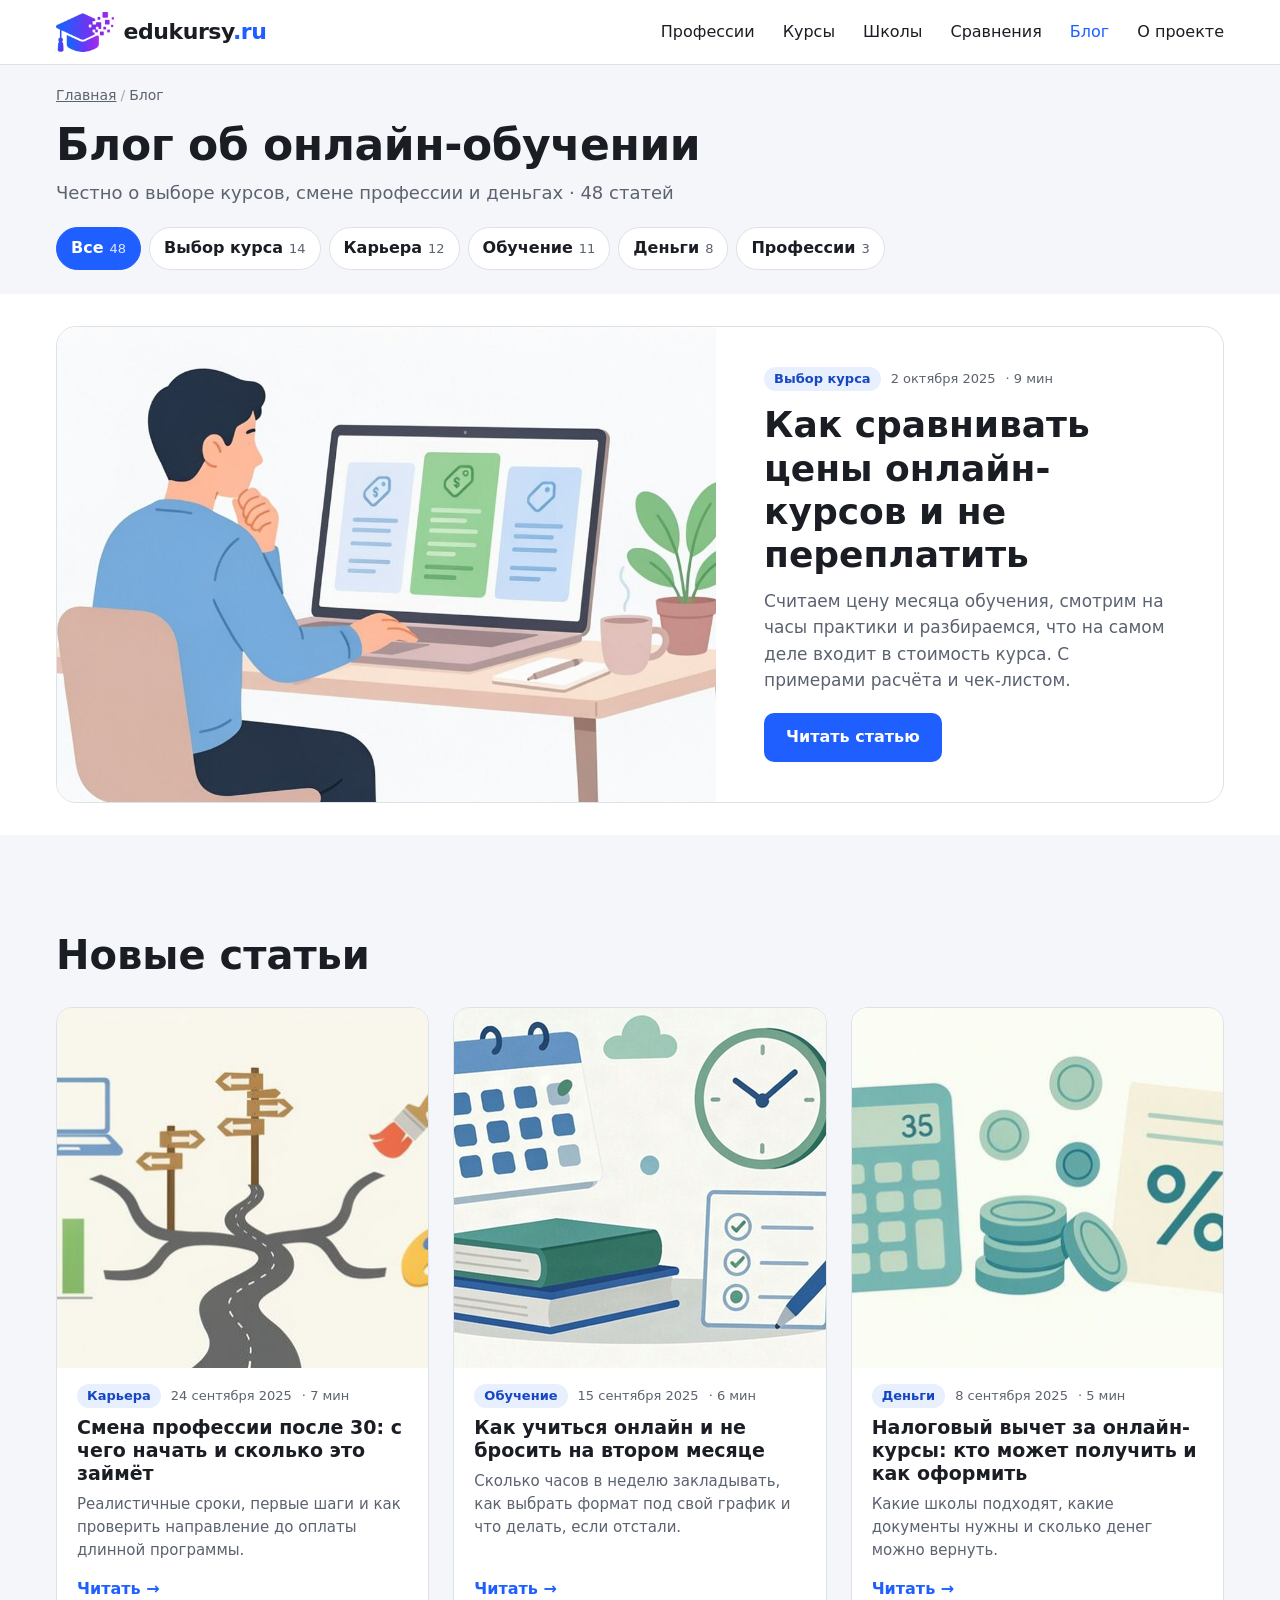
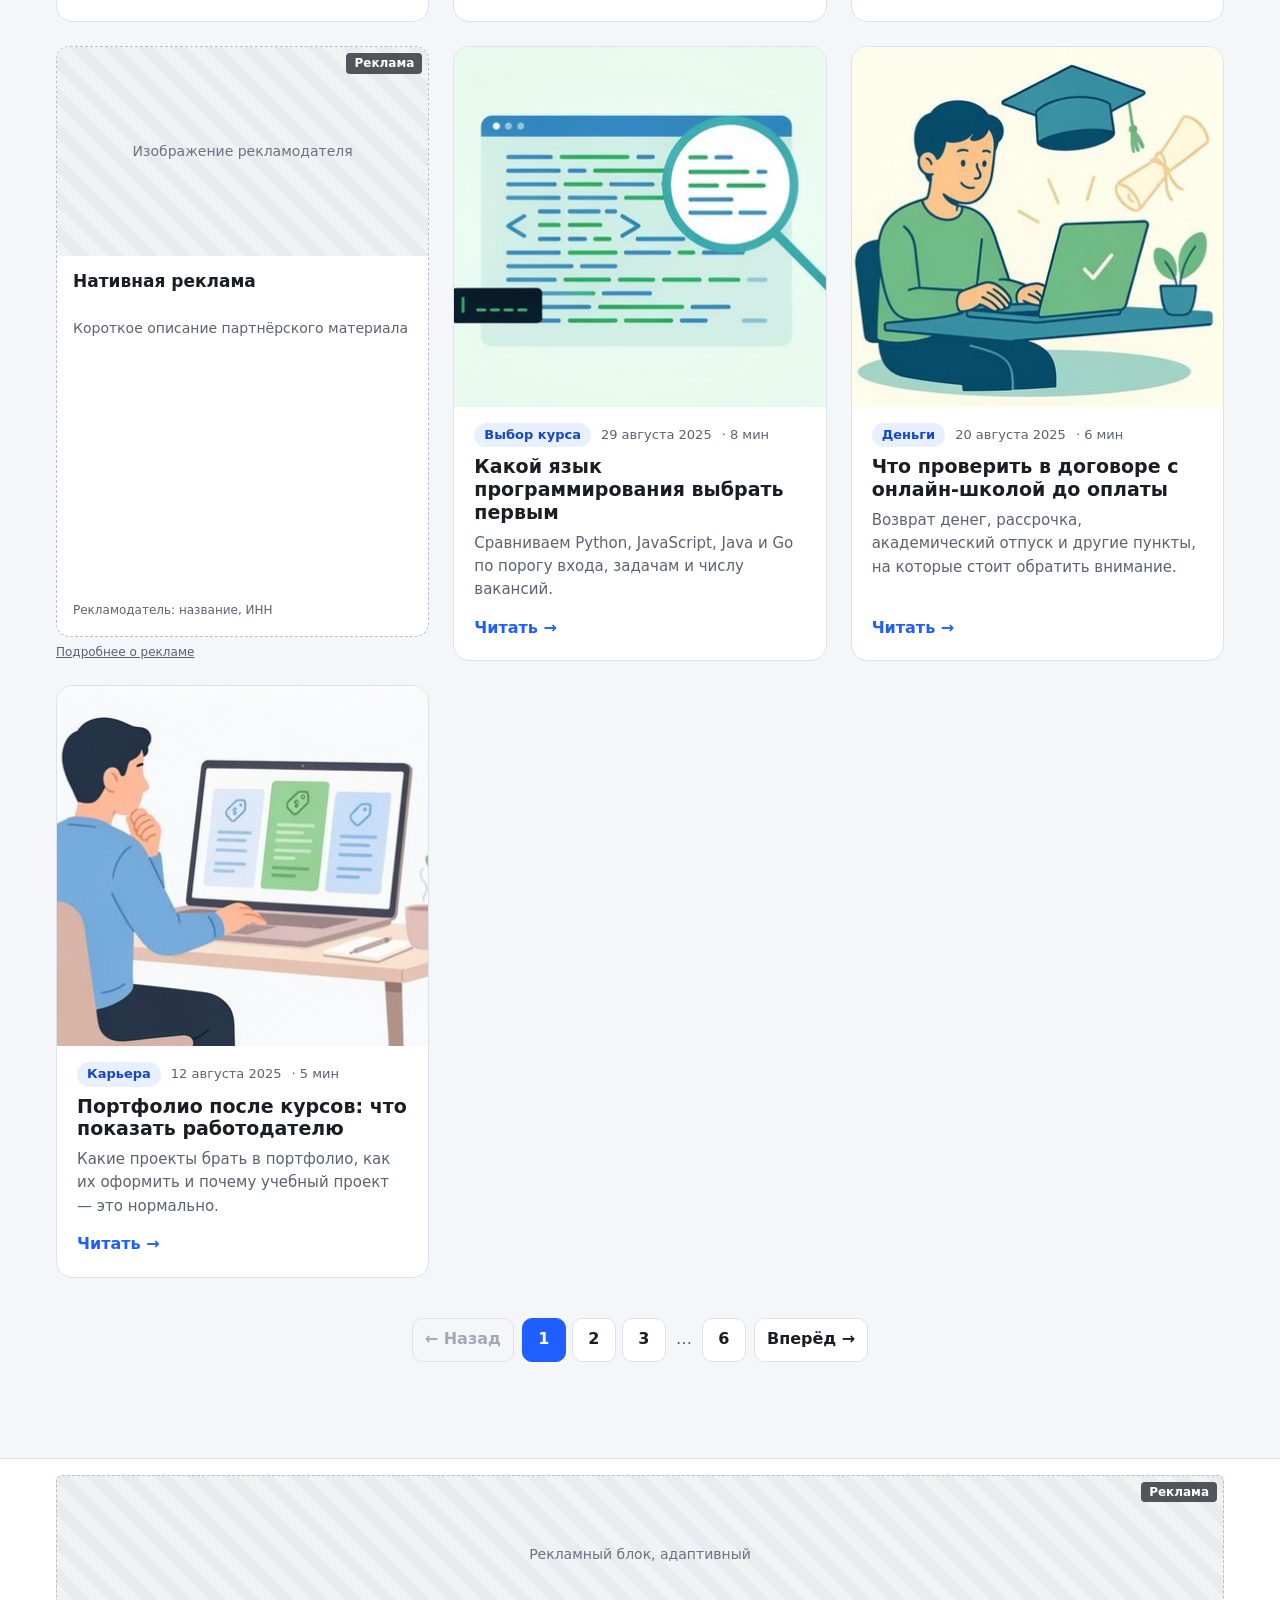
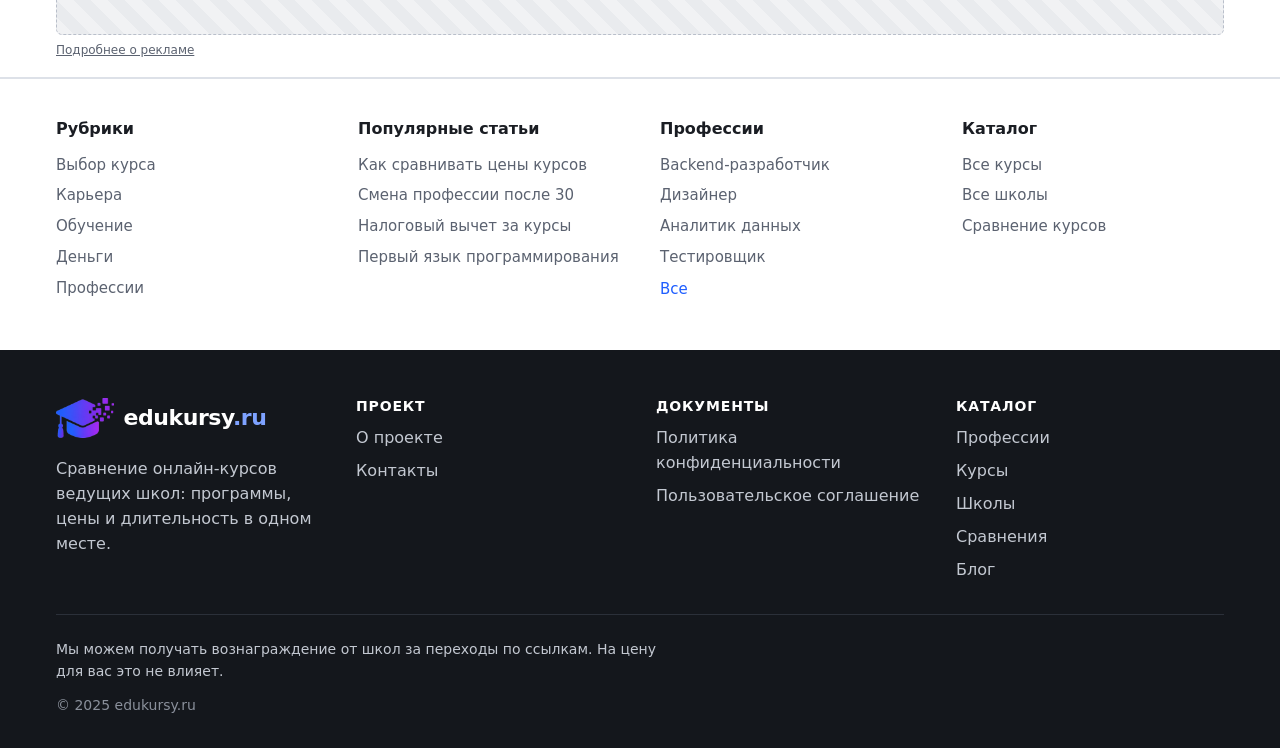
<file: public/main/blog/index.html>
<!DOCTYPE html>
<html lang="ru">
<head>
  <meta charset="UTF-8">
  <meta name="viewport" content="width=device-width, initial-scale=1">
  <title>Блог об онлайн-обучении: выбор курса, карьера, деньги — edukursy.ru</title>
  <meta name="description" content="Статьи о выборе онлайн-курсов, смене профессии, налоговом вычете и обучении параллельно с работой.">
  <!-- DATA: canonical; для ?page=N — свой canonical с page -->
  <link rel="canonical" href="https://edukursy.ru/blog/">
  <link rel="stylesheet" href="../style.css">
</head>
<body>

  <!-- ============ ШАПКА (общая с главной) ============ -->
  <header class="site-header">
    <div class="site-header__inner">
      <a href="/" class="logo">
        <img src="../img/logo.png" alt="" class="logo__img" width="48" height="40">
        <span class="logo__text">edukursy<span>.ru</span></span>
      </a>

      <button class="burger" type="button" aria-label="Открыть меню" aria-expanded="false" aria-controls="main-nav">
        <span></span><span></span><span></span>
      </button>

      <nav class="main-nav" id="main-nav" aria-label="Основное меню">
        <ul>
          <li><a href="/professions/">Профессии</a></li>
          <li><a href="/courses/">Курсы</a></li>
          <li><a href="/schools/">Школы</a></li>
          <li><a href="/compare/">Сравнения</a></li>
          <li><a href="/blog/" aria-current="page">Блог</a></li>
          <li><a href="/about/">О проекте</a></li>
        </ul>
      </nav>
    </div>
  </header>

  <main>

    <!-- ============ ЗАГОЛОВОК ============ -->
    <section class="page-head">
      <nav class="breadcrumbs" aria-label="Хлебные крошки">
        <ol itemscope itemtype="https://schema.org/BreadcrumbList">
          <li itemprop="itemListElement" itemscope itemtype="https://schema.org/ListItem"><a href="/" itemprop="item"><span itemprop="name">Главная</span></a><meta itemprop="position" content="1"></li>
          <li itemprop="itemListElement" itemscope itemtype="https://schema.org/ListItem"><span itemprop="name" aria-current="page">Блог</span><meta itemprop="position" content="2"></li>
        </ol>
      </nav>
      <h1 class="page-head__title">Блог об онлайн-обучении</h1>
      <p class="page-head__subtitle">Честно о выборе курсов, смене профессии и деньгах · <span class="results-count"><!-- DATA: posts_total -->48 статей</span></p>

      <!-- Рубрики — обычные ссылки с параметром ?category=; текущая с aria-current -->
      <nav class="blog-cats" aria-label="Рубрики блога">
        <ul>
          <!-- DATA: цикл по рубрикам, счётчик = число статей -->
          <li><a href="/blog/" aria-current="page">Все <span>48</span></a></li>
          <li><a href="/blog/?category=choice">Выбор курса <span>14</span></a></li>
          <li><a href="/blog/?category=career">Карьера <span>12</span></a></li>
          <li><a href="/blog/?category=study">Обучение <span>11</span></a></li>
          <li><a href="/blog/?category=money">Деньги <span>8</span></a></li>
          <li><a href="/blog/?category=professions">Профессии <span>3</span></a></li>
        </ul>
      </nav>
    </section>

    <!-- ============ ГЛАВНАЯ СТАТЬЯ ============ -->
    <section class="section blog-featured-wrap" aria-label="Главная статья">
      <!-- DATA: post = последняя закреплённая статья (is_featured) -->
      <article class="post-featured">
        <a href="/blog/kak-sravnivat-ceny-kursov/" class="post-featured__link">
          <img src="../img/blog-1-wide.jpg" alt="" class="post-featured__img" width="1360" height="768"><!-- DATA: post.cover -->
          <div class="post-featured__body">
            <p class="post-card__meta"><span class="post-card__tag"><!-- DATA: post.category.name -->Выбор курса</span> <time datetime="2025-10-02"><!-- DATA: post.published_at -->2 октября 2025</time> <span>· <!-- DATA: post.read_time -->9 мин</span></p>
            <h2 class="post-featured__title"><!-- DATA: post.title -->Как сравнивать цены онлайн-курсов и не переплатить</h2>
            <p class="post-featured__excerpt"><!-- DATA: post.excerpt -->Считаем цену месяца обучения, смотрим на часы практики и разбираемся, что на самом деле входит в стоимость курса. С примерами расчёта и чек-листом.</p>
            <span class="btn btn--primary post-featured__btn">Читать статью</span>
          </div>
        </a>
      </article>
    </section>

    <!-- ============ ЛЕНТА СТАТЕЙ ============ -->
    <section class="section section--light blog-list" aria-labelledby="blog-list-title">
      <h2 class="section__title" id="blog-list-title">Новые статьи</h2>

      <div class="grid blog-grid">
        <!-- DATA: цикл по статьям, 9-12 на страницу. Блок-образец: article.post-card -->
          <article class="post-card">
            <a href="/blog/smena-professii-posle-30/" class="post-card__link"><!-- DATA: post.url -->
              <img src="../img/blog-2.jpg" alt="" class="post-card__img" width="640" height="360" loading="lazy"><!-- DATA: post.cover; без обложки — div.card-thumb.card-thumb--empty.card-thumb--tone-N с первой буквой рубрики -->
              <div class="post-card__body">
                <p class="post-card__meta"><span class="post-card__tag"><!-- DATA: post.category.name -->Карьера</span> <time datetime="2025-09-24"><!-- DATA: post.published_at -->24 сентября 2025</time> <span>· <!-- DATA: post.read_time -->7 мин</span></p>
                <h2 class="post-card__title"><!-- DATA: post.title -->Смена профессии после 30: с чего начать и сколько это займёт</h2>
                <p class="post-card__excerpt"><!-- DATA: post.excerpt -->Реалистичные сроки, первые шаги и как проверить направление до оплаты длинной программы.</p>
                <span class="post-card__more">Читать →</span>
              </div>
            </a>
          </article>
          <article class="post-card">
            <a href="/blog/uchitsya-i-rabotat/" class="post-card__link">
              <img src="../img/blog-3.jpg" alt="" class="post-card__img" width="640" height="360" loading="lazy">
              <div class="post-card__body">
                <p class="post-card__meta"><span class="post-card__tag">Обучение</span> <time datetime="2025-09-15">15 сентября 2025</time> <span>· 6 мин</span></p>
                <h2 class="post-card__title">Как учиться онлайн и не бросить на втором месяце</h2>
                <p class="post-card__excerpt">Сколько часов в неделю закладывать, как выбрать формат под свой график и что делать, если отстали.</p>
                <span class="post-card__more">Читать →</span>
              </div>
            </a>
          </article>
          <article class="post-card">
            <a href="/blog/nalogovyj-vychet-za-obuchenie/" class="post-card__link">
              <img src="../img/blog-5.jpg" alt="" class="post-card__img" width="640" height="360" loading="lazy">
              <div class="post-card__body">
                <p class="post-card__meta"><span class="post-card__tag">Деньги</span> <time datetime="2025-09-08">8 сентября 2025</time> <span>· 5 мин</span></p>
                <h2 class="post-card__title">Налоговый вычет за онлайн-курсы: кто может получить и как оформить</h2>
                <p class="post-card__excerpt">Какие школы подходят, какие документы нужны и сколько денег можно вернуть.</p>
                <span class="post-card__more">Читать →</span>
              </div>
            </a>
          </article>

        <!-- ===== РЕКЛАМНЫЙ БЛОК 1 — нативный, одна ячейка сетки после 3-й статьи ===== -->
        <div class="ad-wrap ad-wrap--card">
          <aside class="ad-slot ad-slot--card" aria-label="Реклама">
            <span class="ad-label">Реклама</span>
            <!-- AD SLOT: 1, нативная карточка, одна ячейка сетки. Ссылки с rel="sponsored noopener" -->
            <div class="card-thumb card-thumb--ad">Изображение рекламодателя</div>
            <div class="catalog-card__body">
              <p class="catalog-card__title">Нативная реклама</p>
              <p class="catalog-card__school">Короткое описание партнёрского материала</p>
              <p class="ad-card__advertiser">Рекламодатель: <!-- AD: advertiser.name -->название, ИНН</p>
            </div>
          </aside>
          <a href="/privacy" class="ad-more">Подробнее о рекламе</a>
        </div>

          <article class="post-card">
            <a href="/blog/pervyj-yazyk-programmirovaniya/" class="post-card__link">
              <img src="../img/blog-6.jpg" alt="" class="post-card__img" width="640" height="360" loading="lazy">
              <div class="post-card__body">
                <p class="post-card__meta"><span class="post-card__tag">Выбор курса</span> <time datetime="2025-08-29">29 августа 2025</time> <span>· 8 мин</span></p>
                <h2 class="post-card__title">Какой язык программирования выбрать первым</h2>
                <p class="post-card__excerpt">Сравниваем Python, JavaScript, Java и Go по порогу входа, задачам и числу вакансий.</p>
                <span class="post-card__more">Читать →</span>
              </div>
            </a>
          </article>
          <article class="post-card">
            <a href="/blog/chto-proverit-v-dogovore/" class="post-card__link">
              <img src="../img/blog-4.jpg" alt="" class="post-card__img" width="640" height="360" loading="lazy">
              <div class="post-card__body">
                <p class="post-card__meta"><span class="post-card__tag">Деньги</span> <time datetime="2025-08-20">20 августа 2025</time> <span>· 6 мин</span></p>
                <h2 class="post-card__title">Что проверить в договоре с онлайн-школой до оплаты</h2>
                <p class="post-card__excerpt">Возврат денег, рассрочка, академический отпуск и другие пункты, на которые стоит обратить внимание.</p>
                <span class="post-card__more">Читать →</span>
              </div>
            </a>
          </article>
          <article class="post-card">
            <a href="/blog/kak-sostavit-portfolio/" class="post-card__link">
              <img src="../img/blog-1.jpg" alt="" class="post-card__img" width="640" height="360" loading="lazy">
              <div class="post-card__body">
                <p class="post-card__meta"><span class="post-card__tag">Карьера</span> <time datetime="2025-08-12">12 августа 2025</time> <span>· 5 мин</span></p>
                <h2 class="post-card__title">Портфолио после курсов: что показать работодателю</h2>
                <p class="post-card__excerpt">Какие проекты брать в портфолио, как их оформить и почему учебный проект — это нормально.</p>
                <span class="post-card__more">Читать →</span>
              </div>
            </a>
          </article>
        <!-- /DATA: конец цикла по статьям -->
      </div>

      <nav class="pagination" aria-label="Страницы блога">
        <span class="pagination__link pagination__link--nav pagination__link--disabled" aria-disabled="true">← Назад</span>
        <ul class="pagination__list">
          <li><a href="/blog/" class="pagination__link is-current" aria-current="page">1</a></li>
          <li><a href="/blog/?page=2" class="pagination__link">2</a></li>
          <li><a href="/blog/?page=3" class="pagination__link">3</a></li>
          <li><span class="pagination__gap">…</span></li>
          <li><a href="/blog/?page=6" class="pagination__link">6</a></li>
        </ul>
        <a href="/blog/?page=2" class="pagination__link pagination__link--nav" rel="next">Вперёд →</a>
      </nav>
    </section>

    <!-- ============ РЕКЛАМНЫЙ БЛОК 2 — широкий, перед подборками ============ -->
    <div class="ad-wrap ad-wrap--inline">
      <aside class="ad-slot ad-slot--inline" aria-label="Реклама">
        <span class="ad-label">Реклама</span>
        <!-- AD SLOT: 2, адаптивный баннер -->
        <div class="ad-placeholder">Рекламный блок, адаптивный</div>
      </aside>
      <a href="/privacy" class="ad-more">Подробнее о рекламе</a>
    </div>

    <!-- ============ ПЕРЕЛИНКОВКА ============ -->
    <section class="link-columns" aria-label="Подборки">
      <div class="link-columns__col">
        <h2 class="link-columns__title">Рубрики</h2>
        <ul class="link-columns__list">
          <li><a href="/blog/?category=choice">Выбор курса</a></li>
          <li><a href="/blog/?category=career">Карьера</a></li>
          <li><a href="/blog/?category=study">Обучение</a></li>
          <li><a href="/blog/?category=money">Деньги</a></li>
          <li><a href="/blog/?category=professions">Профессии</a></li>
        </ul>
      </div>
      <div class="link-columns__col">
        <h2 class="link-columns__title">Популярные статьи</h2>
        <ul class="link-columns__list">
          <li><a href="/blog/kak-sravnivat-ceny-kursov/">Как сравнивать цены курсов</a></li>
          <li><a href="/blog/smena-professii-posle-30/">Смена профессии после 30</a></li>
          <li><a href="/blog/nalogovyj-vychet-za-obuchenie/">Налоговый вычет за курсы</a></li>
          <li><a href="/blog/pervyj-yazyk-programmirovaniya/">Первый язык программирования</a></li>
        </ul>
      </div>
      <div class="link-columns__col">
        <h2 class="link-columns__title">Профессии</h2>
        <ul class="link-columns__list">
          <li><a href="/professions/backend-razrabotchik/">Backend-разработчик</a></li>
          <li><a href="/professions/dizajner/">Дизайнер</a></li>
          <li><a href="/professions/analitik-dannyh/">Аналитик данных</a></li>
          <li><a href="/professions/testirovshchik/">Тестировщик</a></li>
        </ul>
        <a href="/professions/" class="link-columns__all">Все</a>
      </div>
      <div class="link-columns__col">
        <h2 class="link-columns__title">Каталог</h2>
        <ul class="link-columns__list">
          <li><a href="/courses/">Все курсы</a></li>
          <li><a href="/schools/">Все школы</a></li>
          <li><a href="/compare/">Сравнение курсов</a></li>
        </ul>
      </div>
    </section>

  </main>

  <!-- ============ ПОДВАЛ (общий с главной) ============ -->
  <footer class="site-footer">
    <div class="site-footer__top">
      <div class="site-footer__brand">
        <a href="/" class="logo logo--light">
          <img src="../img/logo.png" alt="" class="logo__img" width="48" height="40">
          <span class="logo__text">edukursy<span>.ru</span></span>
        </a>
        <p>Сравнение онлайн-курсов ведущих школ: программы, цены и длительность в одном месте.</p>
      </div>

      <nav class="site-footer__nav" aria-label="Информация">
        <h2 class="site-footer__heading">Проект</h2>
        <ul>
          <li><a href="/about">О проекте</a></li>
          <li><a href="/contacts">Контакты</a></li>
        </ul>
      </nav>

      <nav class="site-footer__nav" aria-label="Документы">
        <h2 class="site-footer__heading">Документы</h2>
        <ul>
          <li><a href="/privacy">Политика конфиденциальности</a></li>
          <li><a href="/terms">Пользовательское соглашение</a></li>
        </ul>
      </nav>

      <nav class="site-footer__nav" aria-label="Каталог">
        <h2 class="site-footer__heading">Каталог</h2>
        <ul>
          <li><a href="/professions/">Профессии</a></li>
          <li><a href="/courses/">Курсы</a></li>
          <li><a href="/schools/">Школы</a></li>
          <li><a href="/compare/">Сравнения</a></li>
          <li><a href="/blog/">Блог</a></li>
        </ul>
      </nav>
    </div>

    <p class="site-footer__disclosure">Мы можем получать вознаграждение от школ за переходы по ссылкам. На цену для вас это не влияет.</p>
    <p class="site-footer__copy">© <!-- DATA: current_year -->2025 edukursy.ru</p>
  </footer>

  <script src="../script.js"></script>
</body>
</html>
</file>
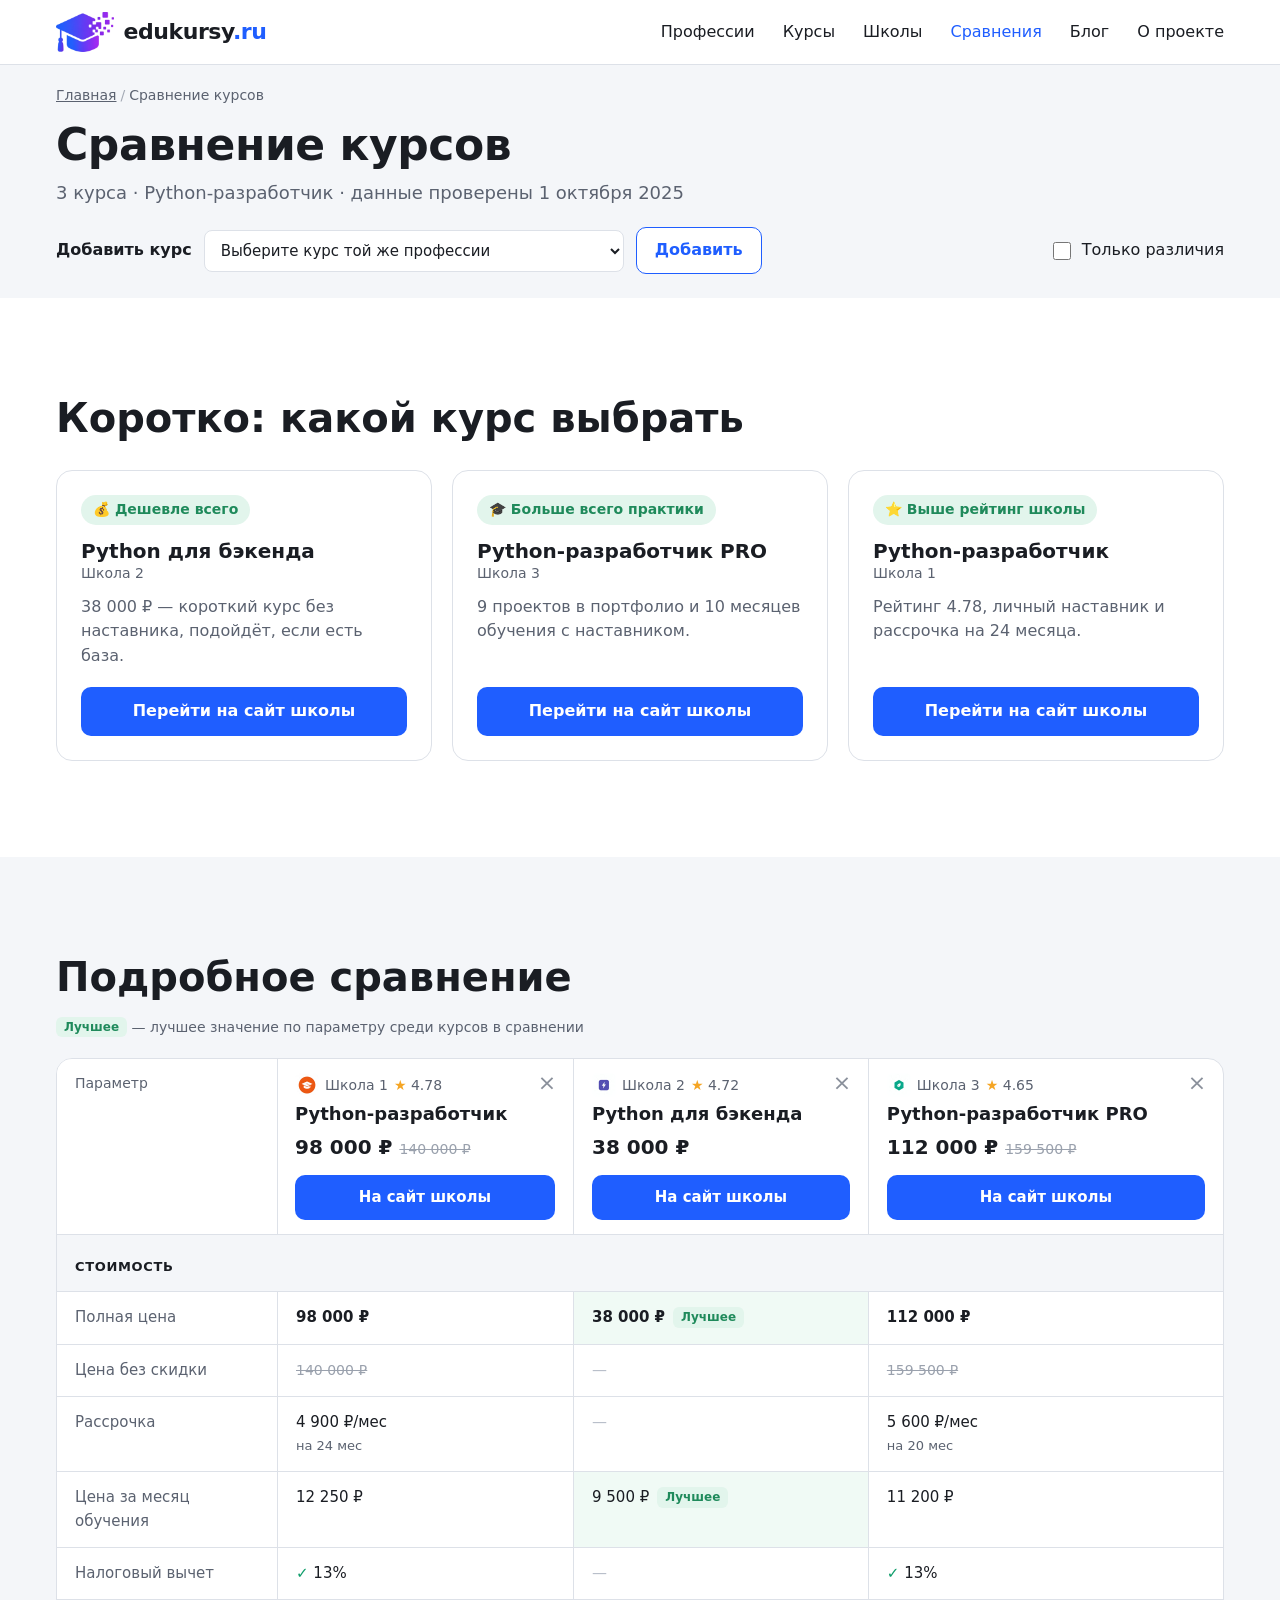
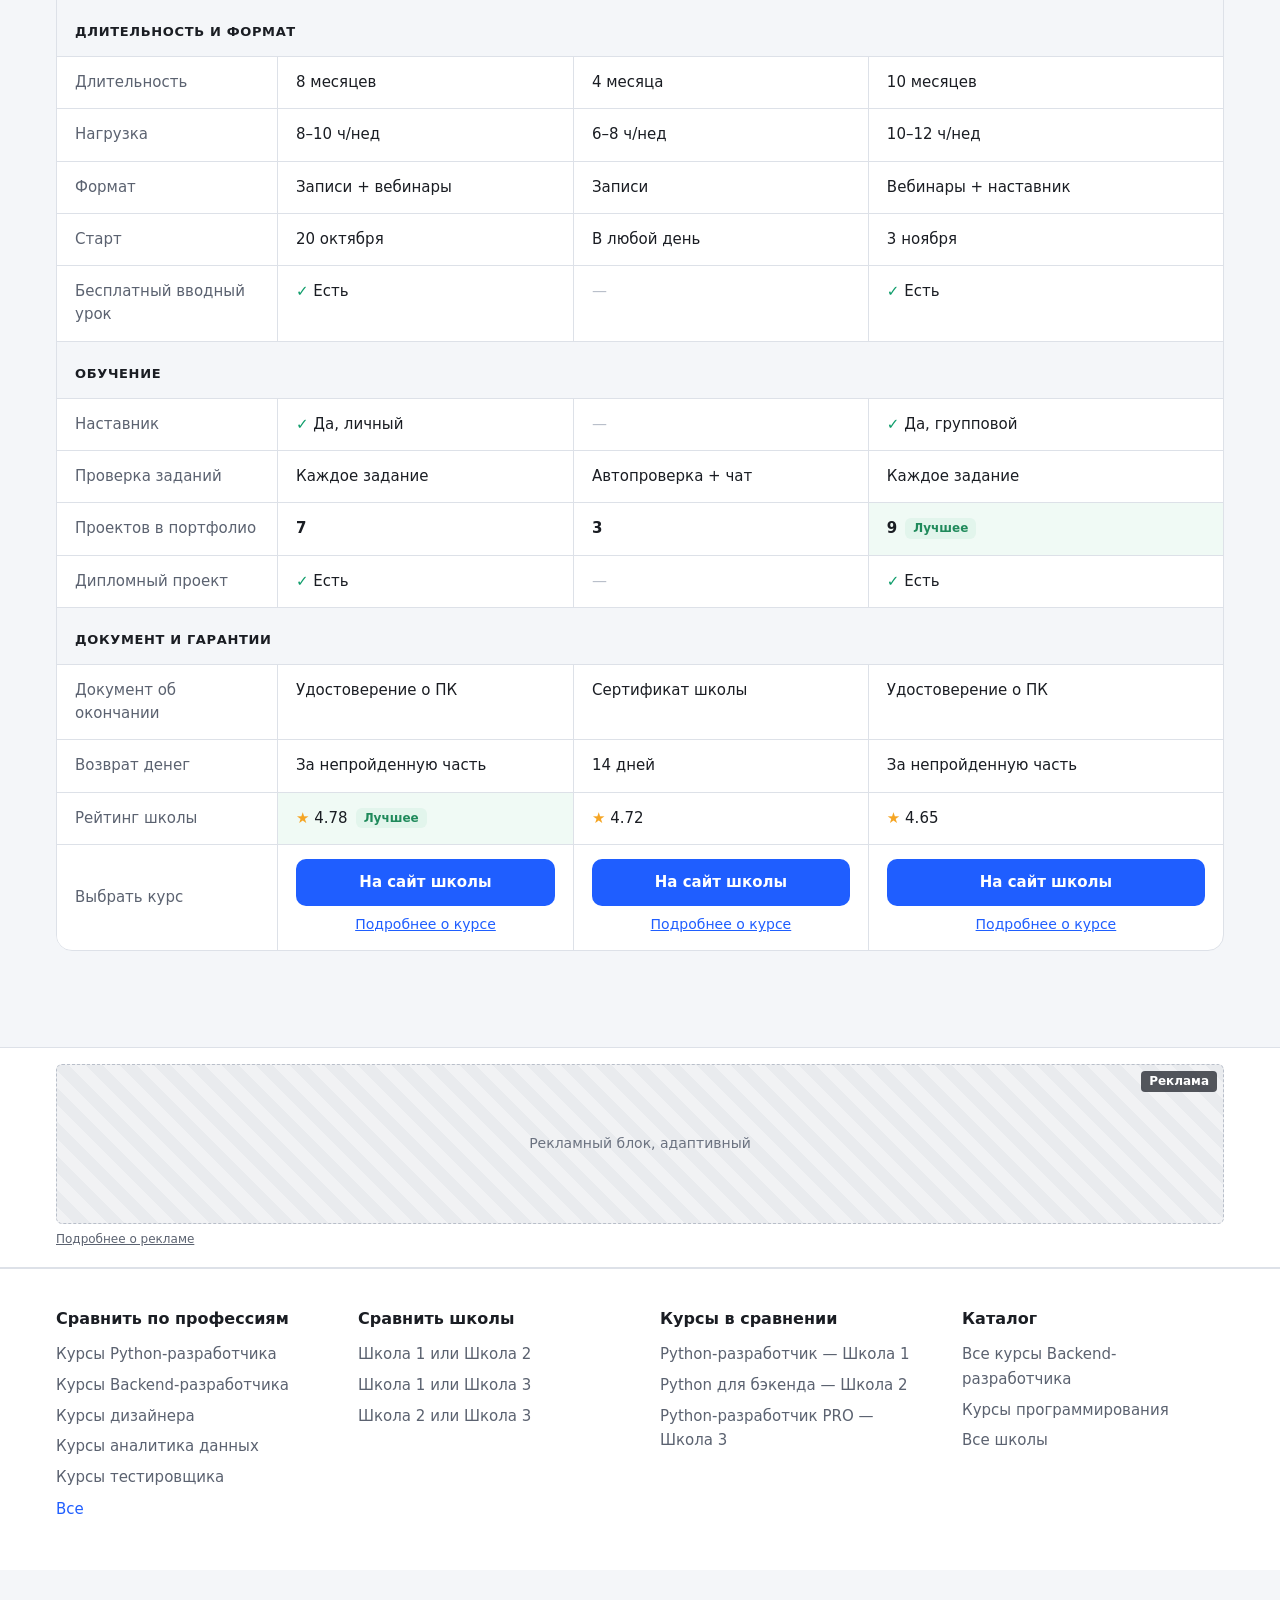
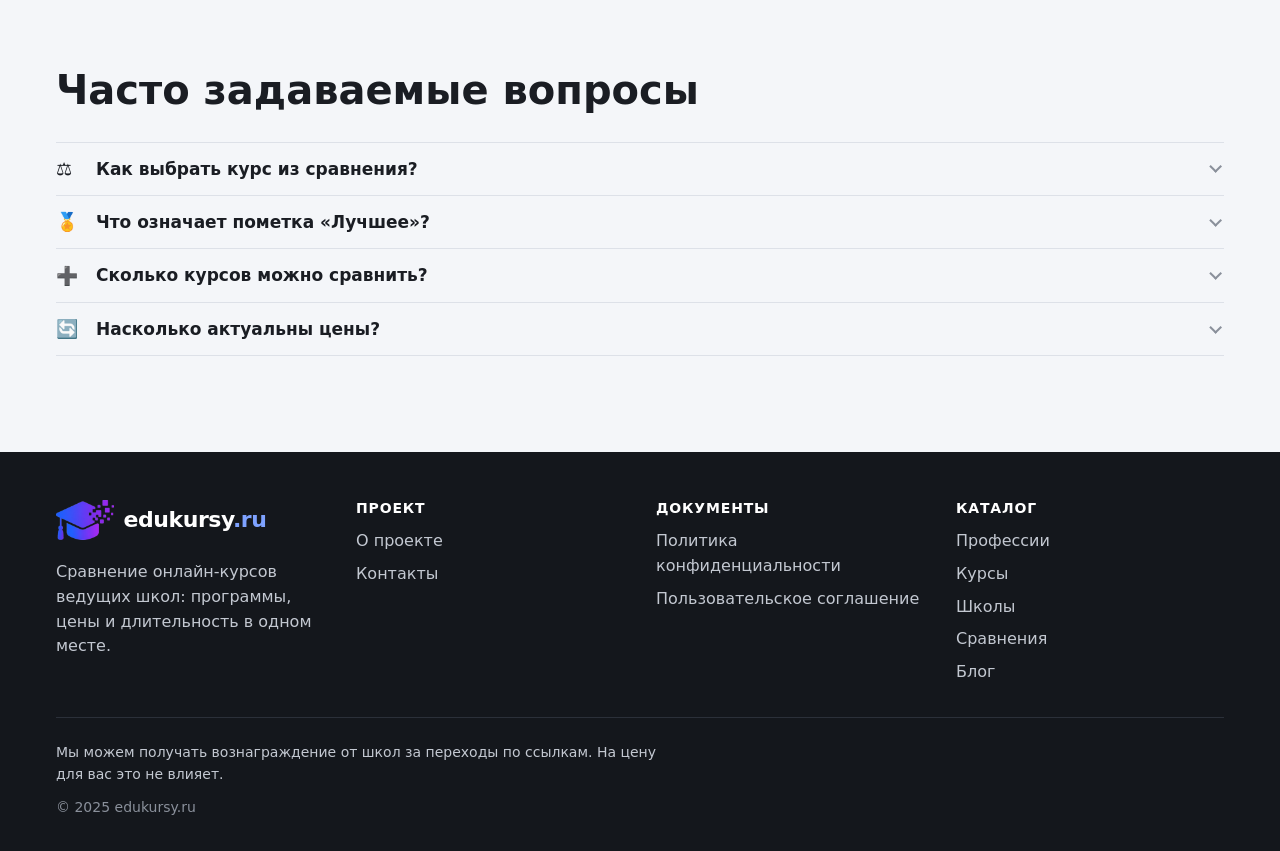
<file: public/main/compare/index.html>
<!DOCTYPE html>
<html lang="ru">
<head>
  <meta charset="UTF-8">
  <meta name="viewport" content="width=device-width, initial-scale=1">
  <!-- DATA: title = «Сравнение курсов: <course1> vs <course2> vs <course3> — edukursy.ru» -->
  <title>Сравнение курсов Python-разработчика: цены, длительность, формат — edukursy.ru</title>
  <meta name="description" content="Сравните курсы Python-разработчика трёх онлайн-школ: цена, рассрочка, длительность, наставник, проекты и документ об окончании.">
  <!-- DATA: страницы с произвольным набором курсов — noindex; готовые подборки /compare/<slug>/ — index -->
  <meta name="robots" content="noindex, follow">
  <link rel="stylesheet" href="../style.css">
</head>
<body>

  <!-- ============ ШАПКА (общая с главной) ============ -->
  <header class="site-header">
    <div class="site-header__inner">
      <a href="/" class="logo">
        <img src="../img/logo.png" alt="" class="logo__img" width="48" height="40">
        <span class="logo__text">edukursy<span>.ru</span></span>
      </a>

      <button class="burger" type="button" aria-label="Открыть меню" aria-expanded="false" aria-controls="main-nav">
        <span></span><span></span><span></span>
      </button>

      <nav class="main-nav" id="main-nav" aria-label="Основное меню">
        <ul>
          <li><a href="/professions/">Профессии</a></li>
          <li><a href="/courses/">Курсы</a></li>
          <li><a href="/schools/">Школы</a></li>
          <li><a href="/compare/" aria-current="page">Сравнения</a></li>
          <li><a href="/blog/">Блог</a></li>
          <li><a href="/about/">О проекте</a></li>
        </ul>
      </nav>
    </div>
  </header>

  <main>

    <!-- ============ ЗАГОЛОВОК ============ -->
    <section class="page-head">
      <nav class="breadcrumbs" aria-label="Хлебные крошки">
        <ol itemscope itemtype="https://schema.org/BreadcrumbList">
          <li itemprop="itemListElement" itemscope itemtype="https://schema.org/ListItem"><a href="/" itemprop="item"><span itemprop="name">Главная</span></a><meta itemprop="position" content="1"></li>
          <li itemprop="itemListElement" itemscope itemtype="https://schema.org/ListItem"><span itemprop="name" aria-current="page">Сравнение курсов</span><meta itemprop="position" content="2"></li>
        </ol>
      </nav>
      <h1 class="page-head__title">Сравнение курсов</h1>
      <p class="page-head__subtitle"><span class="results-count"><!-- DATA: compare.count -->3 курса</span> · <!-- DATA: compare.profession -->Python-разработчик · данные проверены <!-- DATA: compare.checked_at -->1 октября 2025</p>

      <!-- Набор курсов задаётся в URL: /compare/?courses=school-1/python-razrabotchik,school-2/python-backend,... -->
      <form class="cmp-add" method="get" action="/compare/">
        <input type="hidden" name="courses" value="school-1/python-razrabotchik,school-2/python-backend,school-3/python-razrabotchik-pro"><!-- DATA: текущий список -->
        <label for="cmp-add" class="cmp-add__label">Добавить курс</label>
        <select id="cmp-add" name="add" class="sort__select cmp-add__select">
          <!-- DATA: курсы той же профессии, которых ещё нет в сравнении -->
          <option value="">Выберите курс той же профессии</option>
          <option value="school-2/golang-razrabotchik">Go-разработчик — Школа 2</option>
          <option value="school-3/java-razrabotchik">Java-разработчик с нуля — Школа 3</option>
          <option value="school-1/backend-na-python">Бэкенд на Python: Django — Школа 1</option>
        </select>
        <button type="submit" class="btn btn--outline">Добавить</button>
        <label class="cmp-add__diff"><input type="checkbox" name="diff" value="1"><span>Только различия</span></label>
      </form>
    </section>

    <!-- ============ ИТОГИ ============ -->
    <section class="section cmp-summary">
      <h2 class="section__title">Коротко: какой курс выбрать</h2>
      <div class="cmp-picks">
        <!-- DATA: итоги считаются из данных: минимальная цена, максимум проектов, максимальный рейтинг -->
        <article class="cmp-pick">
          <p class="cmp-pick__tag"><span aria-hidden="true">💰</span> <!-- DATA: pick.label -->Дешевле всего</p>
          <h3 class="cmp-pick__name"><!-- DATA: course.name -->Python для бэкенда</h3>
          <p class="cmp-pick__school"><!-- DATA: course.school.name -->Школа 2</p>
          <p class="cmp-pick__text"><!-- DATA: pick.reason -->38 000 ₽ — короткий курс без наставника, подойдёт, если есть база.</p>
          <a href="https://example.com/python-backend/" class="btn btn--primary btn--block" rel="sponsored noopener" target="_blank">Перейти на сайт школы</a>
        </article>
        <article class="cmp-pick">
          <p class="cmp-pick__tag"><span aria-hidden="true">🎓</span> Больше всего практики</p>
          <h3 class="cmp-pick__name">Python-разработчик PRO</h3>
          <p class="cmp-pick__school">Школа 3</p>
          <p class="cmp-pick__text">9 проектов в портфолио и 10 месяцев обучения с наставником.</p>
          <a href="https://example.com/python-pro/" class="btn btn--primary btn--block" rel="sponsored noopener" target="_blank">Перейти на сайт школы</a>
        </article>
        <article class="cmp-pick">
          <p class="cmp-pick__tag"><span aria-hidden="true">⭐</span> Выше рейтинг школы</p>
          <h3 class="cmp-pick__name">Python-разработчик</h3>
          <p class="cmp-pick__school">Школа 1</p>
          <p class="cmp-pick__text">Рейтинг 4.78, личный наставник и рассрочка на 24 месяца.</p>
          <a href="https://example.com/python-razrabotchik/" class="btn btn--primary btn--block" rel="sponsored noopener" target="_blank">Перейти на сайт школы</a>
        </article>
      </div>
    </section>

    <!-- ============ ТАБЛИЦА СРАВНЕНИЯ ============ -->
    <section class="section section--light cmp-section" aria-labelledby="cmp-title">
      <h2 class="section__title" id="cmp-title">Подробное сравнение</h2>
      <p class="cmp-legend"><span class="cmp-best">Лучшее</span> — лучшее значение по параметру среди курсов в сравнении</p>

      <!-- Широкая таблица прокручивается по горизонтали; первая колонка и шапка закреплены -->
      <div class="cmp-scroll" tabindex="0" role="region" aria-labelledby="cmp-title">
        <table class="cmp-table">
          <caption class="visually-hidden">Сравнение курсов по цене, длительности, формату и гарантиям</caption>
          <thead>
            <tr>
              <td class="cmp-corner"><span>Параметр</span></td>
          <th scope="col" class="cmp-col" id="c1">
            <div class="cmp-head">
              <a href="/compare/?remove=school-1/python-razrabotchik" class="cmp-head__remove" aria-label="Убрать из сравнения">×</a><!-- DATA: URL без этого курса в параметре courses -->
              <a href="/courses/school-1/python-razrabotchik/" class="cmp-head__school"><img src="../img/school-1.jpg" alt="" width="24" height="24"><!-- DATA: course.school.name -->Школа 1 <span class="cmp-head__rating"><!-- DATA: course.school.rating -->4.78</span></a>
              <a href="/courses/school-1/python-razrabotchik/" class="cmp-head__name"><!-- DATA: course.name -->Python-разработчик</a>
              <p class="cmp-head__price"><!-- DATA: course.price -->98 000 ₽ <s><!-- DATA: course.old_price -->140 000 ₽</s></p>
              <a href="https://example.com/python-razrabotchik/" class="btn btn--primary btn--block" rel="sponsored noopener" target="_blank">На сайт школы</a><!-- DATA: course.partner_url -->
            </div>
          </th>
          <th scope="col" class="cmp-col" id="c2">
            <div class="cmp-head">
              <a href="/compare/?remove=school-2/python-backend" class="cmp-head__remove" aria-label="Убрать из сравнения">×</a>
              <a href="/courses/school-2/python-backend/" class="cmp-head__school"><img src="../img/school-2.jpg" alt="" width="24" height="24">Школа 2 <span class="cmp-head__rating">4.72</span></a>
              <a href="/courses/school-2/python-backend/" class="cmp-head__name">Python для бэкенда</a>
              <p class="cmp-head__price">38 000 ₽ </p>
              <a href="https://example.com/python-backend/" class="btn btn--primary btn--block" rel="sponsored noopener" target="_blank">На сайт школы</a>
            </div>
          </th>
          <th scope="col" class="cmp-col" id="c3">
            <div class="cmp-head">
              <a href="/compare/?remove=school-3/python-razrabotchik-pro" class="cmp-head__remove" aria-label="Убрать из сравнения">×</a>
              <a href="/courses/school-3/python-razrabotchik-pro/" class="cmp-head__school"><img src="../img/school-3.jpg" alt="" width="24" height="24">Школа 3 <span class="cmp-head__rating">4.65</span></a>
              <a href="/courses/school-3/python-razrabotchik-pro/" class="cmp-head__name">Python-разработчик PRO</a>
              <p class="cmp-head__price">112 000 ₽ <s>159 500 ₽</s></p>
              <a href="https://example.com/python-pro/" class="btn btn--primary btn--block" rel="sponsored noopener" target="_blank">На сайт школы</a>
            </div>
          </th>
            </tr>
          </thead>
        <tbody class="cmp-group">
          <tr class="cmp-group__head"><th scope="rowgroup" colspan="4">Стоимость</th></tr>
          <tr><th scope="row">Полная цена</th><td data-label="Школа 1"><!-- DATA: course.price --><strong>98 000 ₽</strong></td><td class="is-best" data-label="Школа 2"><strong>38 000 ₽</strong><span class="cmp-best">Лучшее</span></td><td data-label="Школа 3"><strong>112 000 ₽</strong></td></tr>
          <tr><th scope="row">Цена без скидки</th><td data-label="Школа 1"><s>140 000 ₽</s></td><td data-label="Школа 2"><span class="cmp-no">—</span></td><td data-label="Школа 3"><s>159 500 ₽</s></td></tr>
          <tr><th scope="row">Рассрочка</th><td data-label="Школа 1">4 900 ₽/мес<br><span class="cmp-sub">на 24 мес</span></td><td data-label="Школа 2"><span class="cmp-no">—</span></td><td data-label="Школа 3">5 600 ₽/мес<br><span class="cmp-sub">на 20 мес</span></td></tr>
          <tr><th scope="row">Цена за месяц обучения</th><td data-label="Школа 1">12 250 ₽</td><td class="is-best" data-label="Школа 2">9 500 ₽<span class="cmp-best">Лучшее</span></td><td data-label="Школа 3">11 200 ₽</td></tr>
          <tr><th scope="row">Налоговый вычет</th><td data-label="Школа 1"><span class="cmp-yes">✓</span> 13%</td><td data-label="Школа 2"><span class="cmp-no">—</span></td><td data-label="Школа 3"><span class="cmp-yes">✓</span> 13%</td></tr>
        </tbody>
        <tbody class="cmp-group">
          <tr class="cmp-group__head"><th scope="rowgroup" colspan="4">Длительность и формат</th></tr>
          <tr><th scope="row">Длительность</th><td data-label="Школа 1">8 месяцев</td><td data-label="Школа 2">4 месяца</td><td data-label="Школа 3">10 месяцев</td></tr>
          <tr><th scope="row">Нагрузка</th><td data-label="Школа 1">8–10 ч/нед</td><td data-label="Школа 2">6–8 ч/нед</td><td data-label="Школа 3">10–12 ч/нед</td></tr>
          <tr><th scope="row">Формат</th><td data-label="Школа 1">Записи + вебинары</td><td data-label="Школа 2">Записи</td><td data-label="Школа 3">Вебинары + наставник</td></tr>
          <tr><th scope="row">Старт</th><td data-label="Школа 1">20 октября</td><td data-label="Школа 2">В любой день</td><td data-label="Школа 3">3 ноября</td></tr>
          <tr><th scope="row">Бесплатный вводный урок</th><td data-label="Школа 1"><span class="cmp-yes">✓</span> Есть</td><td data-label="Школа 2"><span class="cmp-no">—</span></td><td data-label="Школа 3"><span class="cmp-yes">✓</span> Есть</td></tr>
        </tbody>
        <tbody class="cmp-group">
          <tr class="cmp-group__head"><th scope="rowgroup" colspan="4">Обучение</th></tr>
          <tr><th scope="row">Наставник</th><td data-label="Школа 1"><span class="cmp-yes">✓</span> Да, личный</td><td data-label="Школа 2"><span class="cmp-no">—</span></td><td data-label="Школа 3"><span class="cmp-yes">✓</span> Да, групповой</td></tr>
          <tr><th scope="row">Проверка заданий</th><td data-label="Школа 1">Каждое задание</td><td data-label="Школа 2">Автопроверка + чат</td><td data-label="Школа 3">Каждое задание</td></tr>
          <tr><th scope="row">Проектов в портфолио</th><td data-label="Школа 1"><strong>7</strong></td><td data-label="Школа 2"><strong>3</strong></td><td class="is-best" data-label="Школа 3"><strong>9</strong><span class="cmp-best">Лучшее</span></td></tr>
          <tr><th scope="row">Дипломный проект</th><td data-label="Школа 1"><span class="cmp-yes">✓</span> Есть</td><td data-label="Школа 2"><span class="cmp-no">—</span></td><td data-label="Школа 3"><span class="cmp-yes">✓</span> Есть</td></tr>
        </tbody>
        <tbody class="cmp-group">
          <tr class="cmp-group__head"><th scope="rowgroup" colspan="4">Документ и гарантии</th></tr>
          <tr><th scope="row">Документ об окончании</th><td data-label="Школа 1">Удостоверение о ПК</td><td data-label="Школа 2">Сертификат школы</td><td data-label="Школа 3">Удостоверение о ПК</td></tr>
          <tr><th scope="row">Возврат денег</th><td data-label="Школа 1">За непройденную часть</td><td data-label="Школа 2">14 дней</td><td data-label="Школа 3">За непройденную часть</td></tr>
          <tr><th scope="row">Рейтинг школы</th><td class="is-best" data-label="Школа 1"><span class="cmp-star">4.78</span><span class="cmp-best">Лучшее</span></td><td data-label="Школа 2"><span class="cmp-star">4.72</span></td><td data-label="Школа 3"><span class="cmp-star">4.65</span></td></tr>
        </tbody>
          <tfoot>
            <tr><th scope="row">Выбрать курс</th><td><a href="https://example.com/python-razrabotchik/" class="btn btn--primary btn--block" rel="sponsored noopener" target="_blank">На сайт школы</a><a href="/courses/school-1/python-razrabotchik/" class="cmp-more">Подробнее о курсе</a></td><td><a href="https://example.com/python-backend/" class="btn btn--primary btn--block" rel="sponsored noopener" target="_blank">На сайт школы</a><a href="/courses/school-2/python-backend/" class="cmp-more">Подробнее о курсе</a></td><td><a href="https://example.com/python-pro/" class="btn btn--primary btn--block" rel="sponsored noopener" target="_blank">На сайт школы</a><a href="/courses/school-3/python-razrabotchik-pro/" class="cmp-more">Подробнее о курсе</a></td></tr>
          </tfoot>
        </table>
      </div>
    </section>

    <!-- ============ РЕКЛАМНЫЙ БЛОК — один на странице ============ -->
    <div class="ad-wrap ad-wrap--inline">
      <aside class="ad-slot ad-slot--inline" aria-label="Реклама">
        <span class="ad-label">Реклама</span>
        <!-- AD SLOT: 1, адаптивный баннер -->
        <div class="ad-placeholder">Рекламный блок, адаптивный</div>
      </aside>
      <a href="/privacy" class="ad-more">Подробнее о рекламе</a>
    </div>

    <!-- ============ ГОТОВЫЕ СРАВНЕНИЯ ============ -->
    <section class="link-columns" aria-label="Готовые сравнения">
      <div class="link-columns__col">
        <h2 class="link-columns__title">Сравнить по профессиям</h2>
        <ul class="link-columns__list">
          <li><a href="/compare/python-razrabotchik/">Курсы Python-разработчика</a></li>
          <li><a href="/compare/backend-razrabotchik/">Курсы Backend-разработчика</a></li>
          <li><a href="/compare/dizajner/">Курсы дизайнера</a></li>
          <li><a href="/compare/analitik-dannyh/">Курсы аналитика данных</a></li>
          <li><a href="/compare/testirovshchik/">Курсы тестировщика</a></li>
        </ul>
        <a href="/compare/" class="link-columns__all">Все</a>
      </div>
      <div class="link-columns__col">
        <h2 class="link-columns__title">Сравнить школы</h2>
        <ul class="link-columns__list">
          <li><a href="/compare/school-1-vs-school-2/">Школа 1 или Школа 2</a></li>
          <li><a href="/compare/school-1-vs-school-3/">Школа 1 или Школа 3</a></li>
          <li><a href="/compare/school-2-vs-school-3/">Школа 2 или Школа 3</a></li>
        </ul>
      </div>
      <div class="link-columns__col">
        <h2 class="link-columns__title">Курсы в сравнении</h2>
        <ul class="link-columns__list">
          <li><a href="/courses/school-1/python-razrabotchik/">Python-разработчик — Школа 1</a></li>
          <li><a href="/courses/school-2/python-backend/">Python для бэкенда — Школа 2</a></li>
          <li><a href="/courses/school-3/python-razrabotchik-pro/">Python-разработчик PRO — Школа 3</a></li>
        </ul>
      </div>
      <div class="link-columns__col">
        <h2 class="link-columns__title">Каталог</h2>
        <ul class="link-columns__list">
          <li><a href="/professions/backend-razrabotchik/">Все курсы Backend-разработчика</a></li>
          <li><a href="/courses/?profession=programmist">Курсы программирования</a></li>
          <li><a href="/schools/">Все школы</a></li>
        </ul>
      </div>
    </section>

    <!-- ============ FAQ ============ -->
    <section class="section section--light faq-section" itemscope itemtype="https://schema.org/FAQPage">
      <h2 class="section__title">Часто задаваемые вопросы</h2>
      <div class="faq faq--wide">
        <div class="faq-item" itemscope itemprop="mainEntity" itemtype="https://schema.org/Question">
          <h3 class="faq-item__q"><button type="button" class="faq-item__btn" aria-expanded="false" aria-controls="faq-a-1" id="faq-q-1"><span class="faq-item__icon" aria-hidden="true">⚖️</span><span itemprop="name">Как выбрать курс из сравнения?</span></button></h3>
          <div class="faq-item__a" id="faq-a-1" role="region" aria-labelledby="faq-q-1" hidden itemscope itemprop="acceptedAnswer" itemtype="https://schema.org/Answer">
            <div itemprop="text"><p>Сначала решите, что для вас главное: цена, скорость или объём практики. Затем посмотрите строку «Цена за месяц обучения» — она честнее сравнивает курсы разной длины. Если учитесь с нуля, обратите внимание на наставника и проверку заданий.</p></div>
          </div>
        </div>
        <div class="faq-item" itemscope itemprop="mainEntity" itemtype="https://schema.org/Question">
          <h3 class="faq-item__q"><button type="button" class="faq-item__btn" aria-expanded="false" aria-controls="faq-a-2" id="faq-q-2"><span class="faq-item__icon" aria-hidden="true">🏅</span><span itemprop="name">Что означает пометка «Лучшее»?</span></button></h3>
          <div class="faq-item__a" id="faq-a-2" role="region" aria-labelledby="faq-q-2" hidden itemscope itemprop="acceptedAnswer" itemtype="https://schema.org/Answer">
            <div itemprop="text"><p>Это лучшее значение по конкретному параметру среди курсов в таблице: самая низкая цена, больше всего проектов, самый высокий рейтинг школы. Пометка рассчитывается автоматически, школы не могут её купить.</p></div>
          </div>
        </div>
        <div class="faq-item" itemscope itemprop="mainEntity" itemtype="https://schema.org/Question">
          <h3 class="faq-item__q"><button type="button" class="faq-item__btn" aria-expanded="false" aria-controls="faq-a-3" id="faq-q-3"><span class="faq-item__icon" aria-hidden="true">➕</span><span itemprop="name">Сколько курсов можно сравнить?</span></button></h3>
          <div class="faq-item__a" id="faq-a-3" role="region" aria-labelledby="faq-q-3" hidden itemscope itemprop="acceptedAnswer" itemtype="https://schema.org/Answer">
            <div itemprop="text"><p>До четырёх курсов одной профессии. Добавляйте курсы через поле над таблицей или кнопкой «Сравнить» в каталоге.</p></div>
          </div>
        </div>
        <div class="faq-item" itemscope itemprop="mainEntity" itemtype="https://schema.org/Question">
          <h3 class="faq-item__q"><button type="button" class="faq-item__btn" aria-expanded="false" aria-controls="faq-a-4" id="faq-q-4"><span class="faq-item__icon" aria-hidden="true">🔄</span><span itemprop="name">Насколько актуальны цены?</span></button></h3>
          <div class="faq-item__a" id="faq-a-4" role="region" aria-labelledby="faq-q-4" hidden itemscope itemprop="acceptedAnswer" itemtype="https://schema.org/Answer">
            <div itemprop="text"><p>Мы регулярно сверяем цены с сайтами школ, дата проверки указана в заголовке. Окончательную стоимость уточняйте на сайте школы перед оплатой.</p></div>
          </div>
        </div>
      </div>
    </section>

  </main>

  <!-- ===== Липкая панель на мобильном: три кнопки на сайты школ ===== -->
  <div class="cmp-sticky">
        <div class="cmp-sticky__item">
          <p class="cmp-sticky__name">Python-разработчик</p>
          <p class="cmp-sticky__price">98 000 ₽</p>
          <a href="https://example.com/python-razrabotchik/" class="btn btn--primary" rel="sponsored noopener" target="_blank">На сайт</a>
        </div>
        <div class="cmp-sticky__item">
          <p class="cmp-sticky__name">Python для бэкенда</p>
          <p class="cmp-sticky__price">38 000 ₽</p>
          <a href="https://example.com/python-backend/" class="btn btn--primary" rel="sponsored noopener" target="_blank">На сайт</a>
        </div>
        <div class="cmp-sticky__item">
          <p class="cmp-sticky__name">Python-разработчик PRO</p>
          <p class="cmp-sticky__price">112 000 ₽</p>
          <a href="https://example.com/python-pro/" class="btn btn--primary" rel="sponsored noopener" target="_blank">На сайт</a>
        </div>
  </div>

  <!-- ============ ПОДВАЛ (общий с главной) ============ -->
  <footer class="site-footer">
    <div class="site-footer__top">
      <div class="site-footer__brand">
        <a href="/" class="logo logo--light">
          <img src="../img/logo.png" alt="" class="logo__img" width="48" height="40">
          <span class="logo__text">edukursy<span>.ru</span></span>
        </a>
        <p>Сравнение онлайн-курсов ведущих школ: программы, цены и длительность в одном месте.</p>
      </div>

      <nav class="site-footer__nav" aria-label="Информация">
        <h2 class="site-footer__heading">Проект</h2>
        <ul>
          <li><a href="/about">О проекте</a></li>
          <li><a href="/contacts">Контакты</a></li>
        </ul>
      </nav>

      <nav class="site-footer__nav" aria-label="Документы">
        <h2 class="site-footer__heading">Документы</h2>
        <ul>
          <li><a href="/privacy">Политика конфиденциальности</a></li>
          <li><a href="/terms">Пользовательское соглашение</a></li>
        </ul>
      </nav>

      <nav class="site-footer__nav" aria-label="Каталог">
        <h2 class="site-footer__heading">Каталог</h2>
        <ul>
          <li><a href="/professions/">Профессии</a></li>
          <li><a href="/courses/">Курсы</a></li>
          <li><a href="/schools/">Школы</a></li>
          <li><a href="/compare/">Сравнения</a></li>
          <li><a href="/blog/">Блог</a></li>
        </ul>
      </nav>
    </div>

    <p class="site-footer__disclosure">Мы можем получать вознаграждение от школ за переходы по ссылкам. На цену для вас это не влияет.</p>
    <p class="site-footer__copy">© <!-- DATA: current_year -->2025 edukursy.ru</p>
  </footer>

  <script src="../script.js"></script>
</body>
</html>
</file>
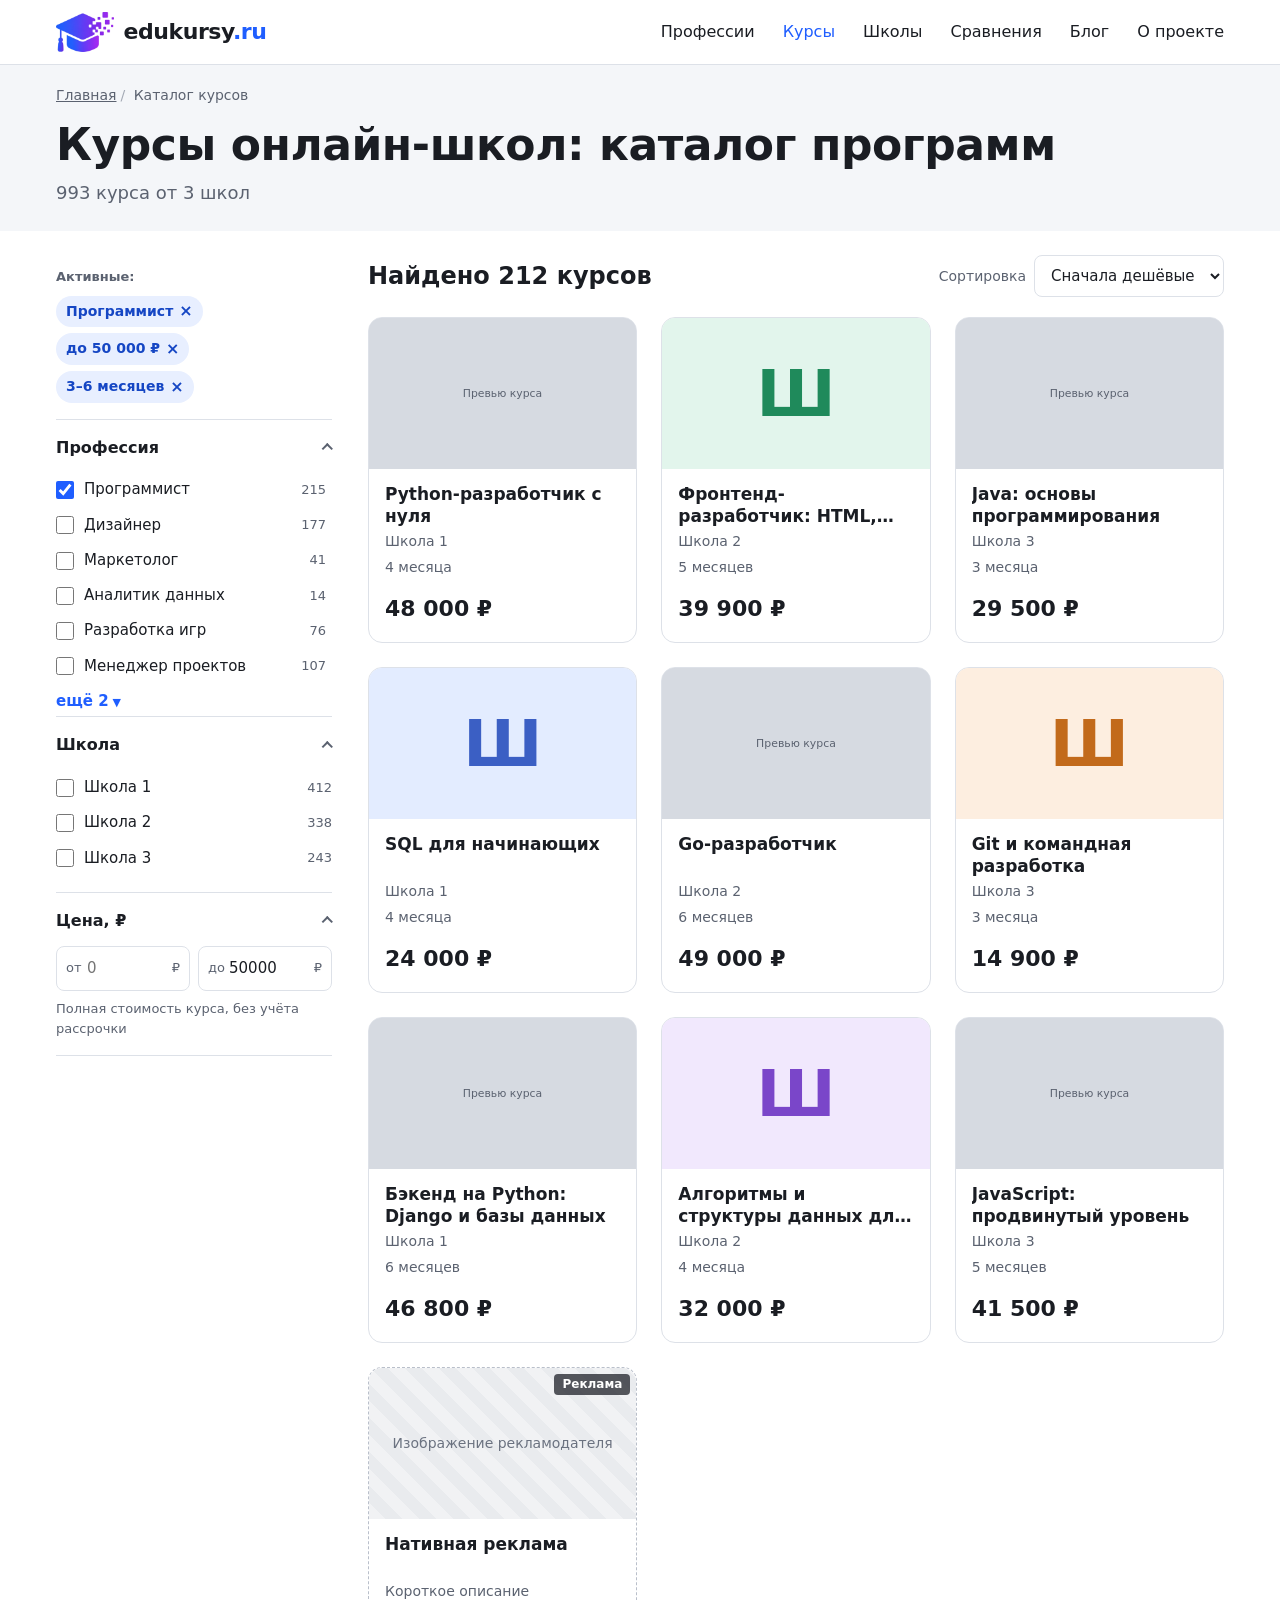
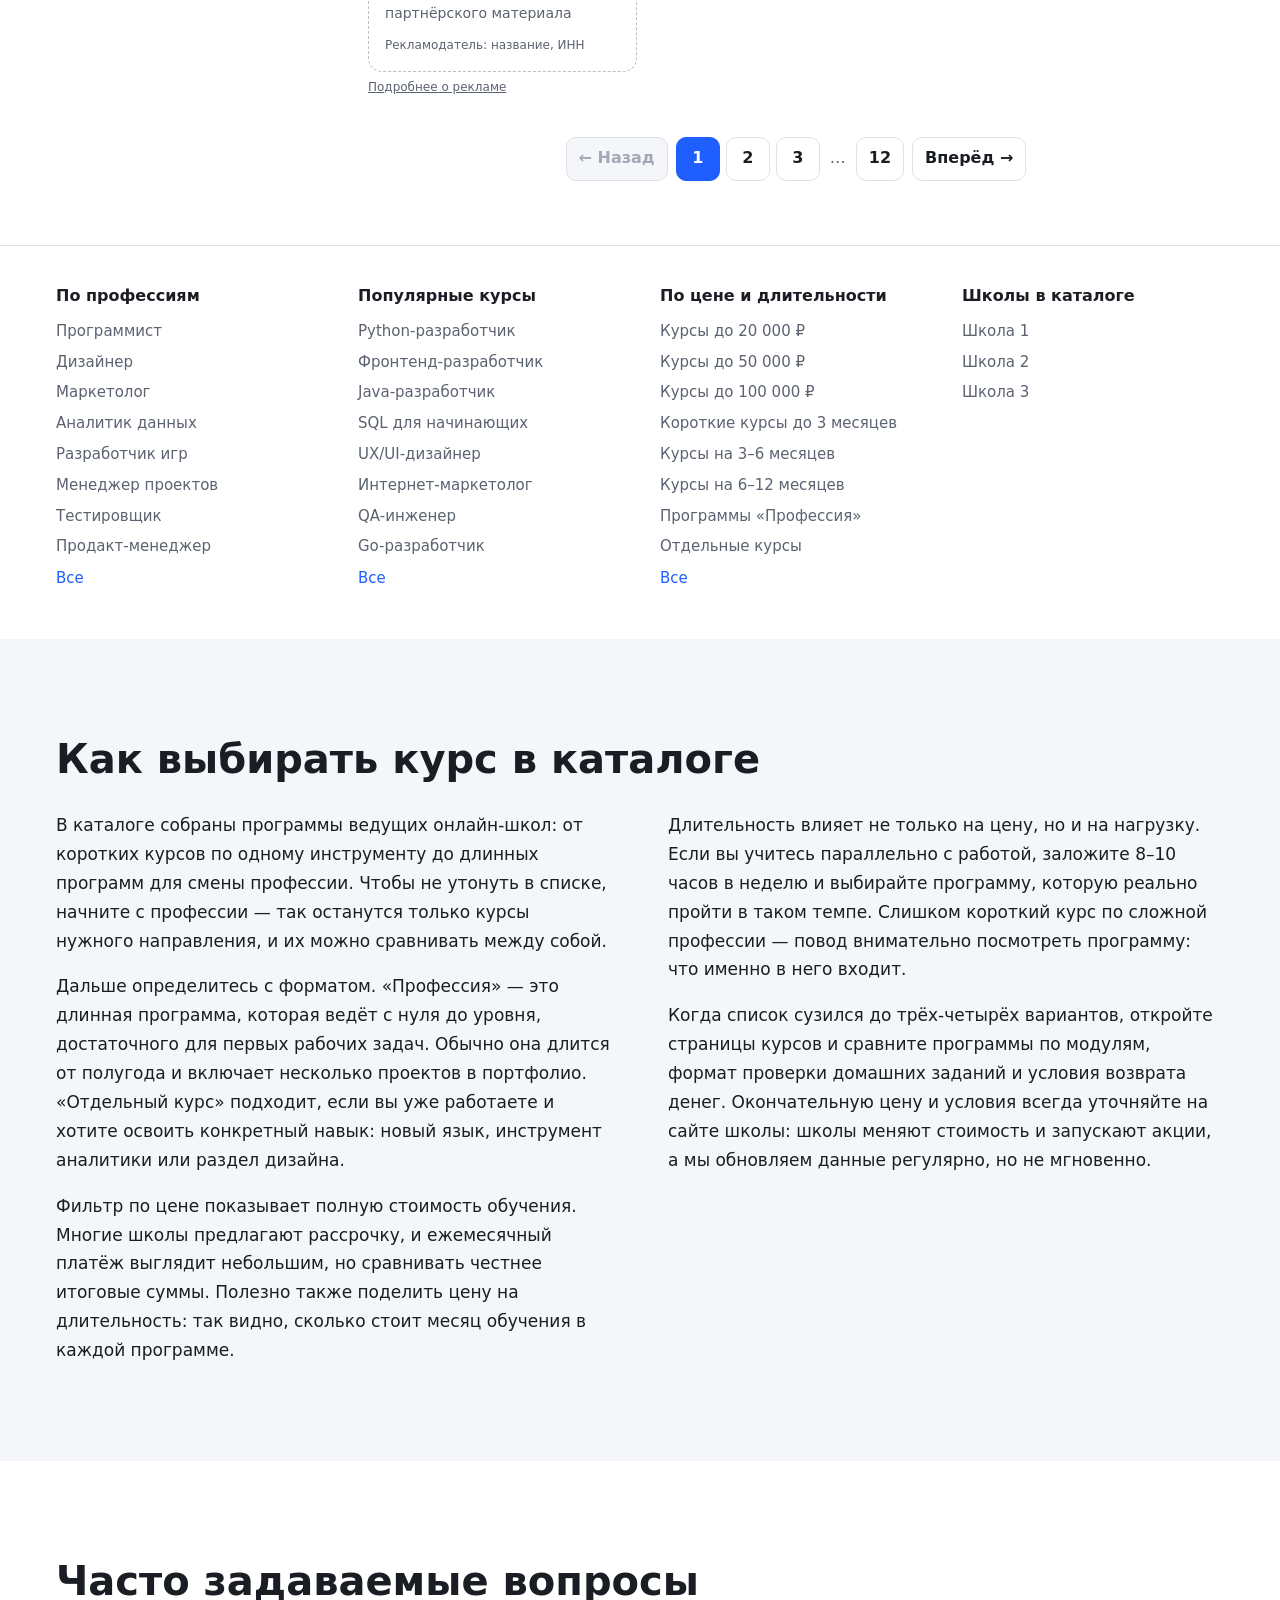
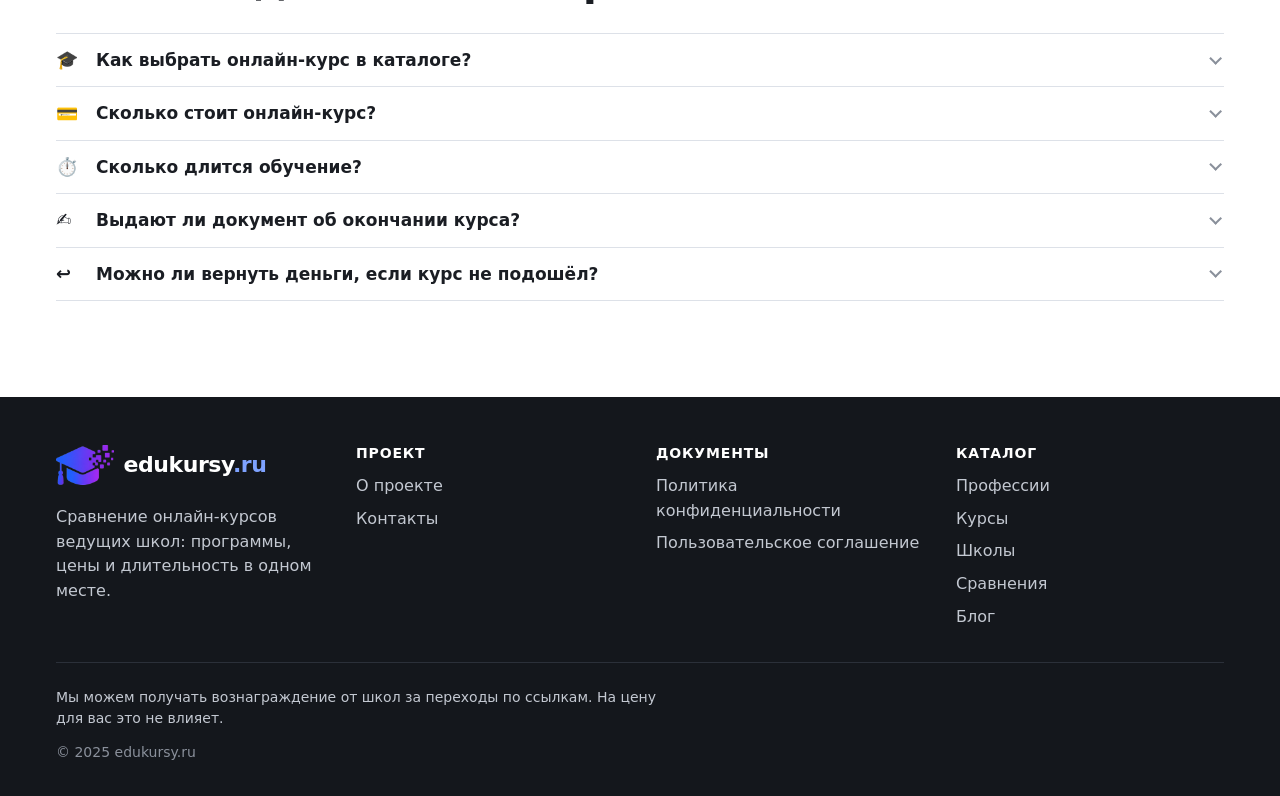
<file: public/main/courses/index.html>
<!DOCTYPE html>
<html lang="ru">
<head>
  <meta charset="UTF-8">
  <meta name="viewport" content="width=device-width, initial-scale=1">
  <title>Курсы онлайн-школ: каталог программ с ценами — edukursy.ru</title>
  <meta name="description" content="Каталог онлайн-курсов ведущих школ: фильтры по профессии, школе, цене и длительности. Сравните программы и цены в одном месте.">
  <!-- DATA: canonical без параметров фильтров, кроме page -->
  <link rel="canonical" href="https://edukursy.ru/courses/">
  <link rel="stylesheet" href="../style.css">
</head>
<body>

  <!-- ============ ШАПКА (общая с главной) ============ -->
  <header class="site-header">
    <div class="site-header__inner">
      <a href="/" class="logo">
        <img src="../img/logo.png" alt="" class="logo__img" width="48" height="40">
        <span class="logo__text">edukursy<span>.ru</span></span>
      </a>

      <button class="burger" type="button" aria-label="Открыть меню" aria-expanded="false" aria-controls="main-nav">
        <span></span><span></span><span></span>
      </button>

      <nav class="main-nav" id="main-nav" aria-label="Основное меню">
        <ul>
          <li><a href="/professions/">Профессии</a></li>
          <li><a href="/courses/" aria-current="page">Курсы</a></li>
          <li><a href="/schools/">Школы</a></li>
          <li><a href="/compare/">Сравнения</a></li>
          <li><a href="/blog/">Блог</a></li>
          <li><a href="/about/">О проекте</a></li>
        </ul>
      </nav>
    </div>
  </header>

  <main>

    <!-- ============ ХЛЕБНЫЕ КРОШКИ + ЗАГОЛОВОК ============ -->
    <section class="page-head">
      <nav class="breadcrumbs" aria-label="Хлебные крошки">
        <ol itemscope itemtype="https://schema.org/BreadcrumbList">
          <li itemprop="itemListElement" itemscope itemtype="https://schema.org/ListItem">
            <a href="/" itemprop="item"><span itemprop="name">Главная</span></a>
            <meta itemprop="position" content="1">
          </li>
          <li itemprop="itemListElement" itemscope itemtype="https://schema.org/ListItem">
            <span itemprop="name" aria-current="page">Каталог курсов</span>
            <meta itemprop="position" content="2">
          </li>
        </ol>
      </nav>

      <h1 class="page-head__title">Курсы онлайн-школ: каталог программ</h1>
      <p class="page-head__subtitle"><span class="results-count"><!-- DATA: total_count -->993 курса</span> от <!-- DATA: schools_count -->3 школ</p>
    </section>

    <!-- ============ ДВУХКОЛОНОЧНАЯ ОБЛАСТЬ ============ -->
    <div class="catalog">

      <!-- ===== САЙДБАР С ФИЛЬТРАМИ ===== -->
      <aside class="catalog-sidebar" id="filters" aria-label="Фильтры">
        <div class="filters-head">
          <p class="filters-head__title">Фильтры</p>
          <a href="#" class="filters-close" aria-label="Закрыть фильтры">×</a>
        </div>

        <form class="filters" id="filters-form" method="get" action="/courses/">

          <!-- DATA: показывать блок, только если есть активные фильтры. Ссылка «×» = текущий URL без этого параметра -->
          <div class="active-filters">
            <p class="active-filters__label">Активные:</p>
            <ul class="active-filters__list">
              <li><a href="/courses/?price_max=50000&amp;duration=3-6" class="filter-chip">Программист <span aria-hidden="true">×</span><span class="visually-hidden">— убрать фильтр</span></a></li>
              <li><a href="/courses/?profession=programmist&amp;duration=3-6" class="filter-chip">до 50 000 ₽ <span aria-hidden="true">×</span><span class="visually-hidden">— убрать фильтр</span></a></li>
              <li><a href="/courses/?profession=programmist&amp;price_max=50000" class="filter-chip">3–6 месяцев <span aria-hidden="true">×</span><span class="visually-hidden">— убрать фильтр</span></a></li>
            </ul>
          </div>

          <!-- 1. ПРОФЕССИЯ -->
          <details class="filter-group" open>
            <summary class="filter-group__title">Профессия</summary>
            <div class="filter-group__body filter-group__body--scroll">
              <!-- DATA: цикл по профессиям, счётчик = число курсов; checked, если slug есть в request.GET.getlist('profession') -->
              <label class="opt"><input type="checkbox" name="profession" value="programmist" checked><span class="opt__text">Программист</span> <span class="opt__count">215</span></label>
              <label class="opt"><input type="checkbox" name="profession" value="dizajner"><span class="opt__text">Дизайнер</span> <span class="opt__count">177</span></label>
              <label class="opt"><input type="checkbox" name="profession" value="marketolog"><span class="opt__text">Маркетолог</span> <span class="opt__count">41</span></label>
              <label class="opt"><input type="checkbox" name="profession" value="analitik-dannyh"><span class="opt__text">Аналитик данных</span> <span class="opt__count">14</span></label>
              <label class="opt"><input type="checkbox" name="profession" value="razrabotka-igr"><span class="opt__text">Разработка игр</span> <span class="opt__count">76</span></label>
              <label class="opt"><input type="checkbox" name="profession" value="menedzher-proektov"><span class="opt__text">Менеджер проектов</span> <span class="opt__count">107</span></label>
              <!-- DATA: профессии после 6-й — внутрь details. Работает без JS, скрытые чекбоксы тоже отправляются формой -->
              <details class="filter-more">
                <summary class="filter-more__toggle">ещё 2</summary>
                <label class="opt"><input type="checkbox" name="profession" value="testirovshchik"><span class="opt__text">Тестировщик</span> <span class="opt__count">58</span></label>
                <label class="opt"><input type="checkbox" name="profession" value="produktovyj-menedzher"><span class="opt__text">Продакт-менеджер</span> <span class="opt__count">33</span></label>
              </details>
            </div>
          </details>

          <!-- 2. ШКОЛА -->
          <details class="filter-group" open>
            <summary class="filter-group__title">Школа</summary>
            <div class="filter-group__body">
              <!-- DATA: цикл по школам, количество меняется -->
              <label class="opt"><input type="checkbox" name="school" value="school-1"><span class="opt__text">Школа 1</span> <span class="opt__count">412</span></label>
              <label class="opt"><input type="checkbox" name="school" value="school-2"><span class="opt__text">Школа 2</span> <span class="opt__count">338</span></label>
              <label class="opt"><input type="checkbox" name="school" value="school-3"><span class="opt__text">Школа 3</span> <span class="opt__count">243</span></label>
            </div>
          </details>

          <!-- 3. ЦЕНА -->
          <details class="filter-group" open>
            <summary class="filter-group__title">Цена, ₽</summary>
            <div class="filter-group__body">
              <div class="price-range">
                <label class="price-range__field">
                  <span class="price-range__label">от</span>
                  <input type="number" name="price_min" inputmode="numeric" min="0" step="1000" placeholder="0" value=""><!-- DATA: request.GET.price_min -->
                  <span class="price-range__unit">₽</span>
                </label>
                <label class="price-range__field">
                  <span class="price-range__label">до</span>
                  <input type="number" name="price_max" inputmode="numeric" min="0" step="1000" placeholder="300 000" value="50000"><!-- DATA: request.GET.price_max -->
                  <span class="price-range__unit">₽</span>
                </label>
              </div>
              <p class="filter-hint">Полная стоимость курса, без учёта рассрочки</p>
            </div>
          </details>

          <!-- 4. ДЛИТЕЛЬНОСТЬ -->
          <details class="filter-group" open>
            <summary class="filter-group__title">Длительность</summary>
            <div class="filter-group__body">
              <label class="opt"><input type="radio" name="duration" value=""><span class="opt__text">Любая</span></label>
              <label class="opt"><input type="radio" name="duration" value="0-3"><span class="opt__text">До 3 месяцев</span></label>
              <label class="opt"><input type="radio" name="duration" value="3-6" checked><span class="opt__text">3–6 месяцев</span></label>
              <label class="opt"><input type="radio" name="duration" value="6-12"><span class="opt__text">6–12 месяцев</span></label>
              <label class="opt"><input type="radio" name="duration" value="12-plus"><span class="opt__text">Больше года</span></label>
            </div>
          </details>

          <!-- 5. ФОРМАТ -->
          <details class="filter-group" open>
            <summary class="filter-group__title">Формат</summary>
            <div class="filter-group__body">
              <label class="opt"><input type="radio" name="kind" value="" checked><span class="opt__text">Любой</span></label>
              <label class="opt"><input type="radio" name="kind" value="profession"><span class="opt__text">Профессия</span></label>
              <label class="opt"><input type="radio" name="kind" value="course"><span class="opt__text">Отдельный курс</span></label>
            </div>
          </details>

          <div class="filters-actions">
            <button type="submit" class="btn btn--primary btn--block">Показать</button>
            <a href="/courses/" class="filters-reset">Сбросить всё</a>
          </div>
        </form>

        <!-- ===== РЕКЛАМНЫЙ БЛОК 2 — сайдбар (на мобильном скрыт) ===== -->
        <div class="ad-wrap ad-wrap--sidebar">
          <aside class="ad-slot ad-slot--sidebar" aria-label="Реклама">
            <span class="ad-label">Реклама</span>
            <!-- AD SLOT: 2, 300×250. Сюда вставляется <a href="..." rel="sponsored noopener" target="_blank"><img ...></a> -->
            <div class="ad-placeholder">Рекламный блок 300×250</div>
          </aside>
          <a href="/privacy" class="ad-more">Подробнее о рекламе</a>
        </div>
      </aside>

      <!-- ===== СПИСОК ===== -->
      <section class="catalog-main" aria-label="Список курсов">

        <div class="toolbar">
          <p class="toolbar__count">Найдено <span class="results-count"><!-- DATA: results_count -->212 курсов</span></p>

          <!-- Только мобильный: открывает панель фильтров. Без JS работает через якорь #filters -->
          <a href="#filters" class="btn btn--outline filters-open">Фильтры <span class="filters-open__badge"><!-- DATA: active_filters_count -->3</span></a>

          <div class="sort">
            <label for="sort" class="sort__label">Сортировка</label>
            <!-- параметр sort уходит в URL: select привязан к форме фильтров атрибутом form -->
            <select id="sort" name="sort" form="filters-form" class="sort__select">
              <option value="price_asc" selected>Сначала дешёвые</option>
              <option value="price_desc">Сначала дорогие</option>
              <option value="popular">Популярные</option>
              <option value="new">Новые</option>
            </select>
            <noscript><button type="submit" form="filters-form" class="btn btn--outline sort__apply">ОК</button></noscript>
          </div>
        </div>

        <div class="catalog-grid">
          <!-- DATA: цикл по курсам, 9 образцов. Блок-образец: article.catalog-card.
               Если course.image_url есть — img.card-thumb, иначе div.card-thumb.card-thumb--empty.card-thumb--tone-N (N = school.id % 6 + 1) с первой буквой названия школы -->

          <!-- Карточка: СОСТОЯНИЕ 1 — картинка есть -->
          <article class="catalog-card">
            <a href="/courses/school-1/python-razrabotchik/" class="catalog-card__link"><!-- DATA: /courses/<school-slug>/<course-slug>/ -->
              <img src="../img/course-preview.svg" alt="Python-разработчик с нуля" class="card-thumb" width="640" height="360" loading="lazy"><!-- DATA: course.image_url, alt = course.name -->
              <div class="catalog-card__body">
                <h2 class="catalog-card__title"><!-- DATA: course.name -->Python-разработчик с нуля</h2>
                <p class="catalog-card__school"><!-- DATA: course.school.name -->Школа 1</p>
                <p class="catalog-card__duration"><!-- DATA: course.duration -->4 месяца</p>
                <p class="catalog-card__price"><!-- DATA: course.price -->48 000 ₽</p>
              </div>
            </a>
          </article>

          <!-- Карточка: СОСТОЯНИЕ 2 — картинки нет -->
          <article class="catalog-card">
            <a href="/courses/school-2/frontend-razrabotchik/" class="catalog-card__link">
              <div class="card-thumb card-thumb--empty card-thumb--tone-2" aria-hidden="true"><!-- DATA: course.school.name|first -->Ш</div>
              <div class="catalog-card__body">
                <h2 class="catalog-card__title"><!-- DATA: course.name -->Фронтенд-разработчик: HTML, CSS и JavaScript для начинающих</h2>
                <p class="catalog-card__school"><!-- DATA: course.school.name -->Школа 2</p>
                <p class="catalog-card__duration"><!-- DATA: course.duration -->5 месяцев</p>
                <p class="catalog-card__price"><!-- DATA: course.price -->39 900 ₽</p>
              </div>
            </a>
          </article>

          <article class="catalog-card">
            <a href="/courses/school-3/java-osnovy/" class="catalog-card__link">
              <img src="../img/course-preview.svg" alt="Java: основы программирования" class="card-thumb" width="640" height="360" loading="lazy">
              <div class="catalog-card__body">
                <h2 class="catalog-card__title">Java: основы программирования</h2>
                <p class="catalog-card__school">Школа 3</p>
                <p class="catalog-card__duration">3 месяца</p>
                <p class="catalog-card__price">29 500 ₽</p>
              </div>
            </a>
          </article>

          <article class="catalog-card">
            <a href="/courses/school-1/sql-dlya-nachinayushchih/" class="catalog-card__link">
              <div class="card-thumb card-thumb--empty card-thumb--tone-1" aria-hidden="true">Ш</div>
              <div class="catalog-card__body">
                <h2 class="catalog-card__title">SQL для начинающих</h2>
                <p class="catalog-card__school">Школа 1</p>
                <p class="catalog-card__duration">4 месяца</p>
                <p class="catalog-card__price">24 000 ₽</p>
              </div>
            </a>
          </article>

          <article class="catalog-card">
            <a href="/courses/school-2/golang-razrabotchik/" class="catalog-card__link">
              <img src="../img/course-preview.svg" alt="Go-разработчик" class="card-thumb" width="640" height="360" loading="lazy">
              <div class="catalog-card__body">
                <h2 class="catalog-card__title">Go-разработчик</h2>
                <p class="catalog-card__school">Школа 2</p>
                <p class="catalog-card__duration">6 месяцев</p>
                <p class="catalog-card__price">49 000 ₽</p>
              </div>
            </a>
          </article>

          <article class="catalog-card">
            <a href="/courses/school-3/git-i-komandnaya-razrabotka/" class="catalog-card__link">
              <div class="card-thumb card-thumb--empty card-thumb--tone-3" aria-hidden="true">Ш</div>
              <div class="catalog-card__body">
                <h2 class="catalog-card__title">Git и командная разработка</h2>
                <p class="catalog-card__school">Школа 3</p>
                <p class="catalog-card__duration">3 месяца</p>
                <p class="catalog-card__price">14 900 ₽</p>
              </div>
            </a>
          </article>

          <article class="catalog-card">
            <a href="/courses/school-1/backend-na-python/" class="catalog-card__link">
              <img src="../img/course-preview.svg" alt="Бэкенд на Python: Django и базы данных" class="card-thumb" width="640" height="360" loading="lazy">
              <div class="catalog-card__body">
                <h2 class="catalog-card__title">Бэкенд на Python: Django и базы данных</h2>
                <p class="catalog-card__school">Школа 1</p>
                <p class="catalog-card__duration">6 месяцев</p>
                <p class="catalog-card__price">46 800 ₽</p>
              </div>
            </a>
          </article>

          <article class="catalog-card">
            <a href="/courses/school-2/algoritmy-i-struktury-dannyh/" class="catalog-card__link">
              <div class="card-thumb card-thumb--empty card-thumb--tone-4" aria-hidden="true">Ш</div>
              <div class="catalog-card__body">
                <h2 class="catalog-card__title">Алгоритмы и структуры данных для подготовки к собеседованиям</h2>
                <p class="catalog-card__school">Школа 2</p>
                <p class="catalog-card__duration">4 месяца</p>
                <p class="catalog-card__price">32 000 ₽</p>
              </div>
            </a>
          </article>

          <article class="catalog-card">
            <a href="/courses/school-3/javascript-prodvinutyj/" class="catalog-card__link">
              <img src="../img/course-preview.svg" alt="JavaScript: продвинутый уровень" class="card-thumb" width="640" height="360" loading="lazy">
              <div class="catalog-card__body">
                <h2 class="catalog-card__title">JavaScript: продвинутый уровень</h2>
                <p class="catalog-card__school">Школа 3</p>
                <p class="catalog-card__duration">5 месяцев</p>
                <p class="catalog-card__price">41 500 ₽</p>
              </div>
            </a>
          </article>
          <!-- /DATA: конец цикла по курсам -->

          <!-- ===== РЕКЛАМНЫЙ БЛОК 1 — нативный, одна ячейка сетки, после 9-й карточки ===== -->
          <div class="ad-wrap ad-wrap--card">
            <aside class="ad-slot ad-slot--card" aria-label="Реклама">
              <span class="ad-label">Реклама</span>
              <!-- AD SLOT: 1, нативная карточка 16:9 + текст, одна ячейка сетки. Ссылки с rel="sponsored noopener" -->
              <div class="card-thumb card-thumb--ad">Изображение рекламодателя</div>
              <div class="catalog-card__body">
                <p class="catalog-card__title">Нативная реклама</p>
                <p class="catalog-card__school">Короткое описание партнёрского материала</p>
                <p class="ad-card__advertiser">Рекламодатель: <!-- AD: advertiser.name -->название, ИНН</p>
              </div>
            </aside>
            <a href="/privacy" class="ad-more">Подробнее о рекламе</a>
          </div>
        </div>

        <!-- ===== ПАГИНАЦИЯ (серверная; в href сохранять текущие параметры фильтров) ===== -->
        <nav class="pagination" aria-label="Страницы каталога">
          <!-- DATA: на первой странице «Назад» = span.pagination__link--disabled -->
          <span class="pagination__link pagination__link--nav pagination__link--disabled" aria-disabled="true">← Назад</span>
          <ul class="pagination__list">
            <li><a href="/courses/?profession=programmist&amp;price_max=50000&amp;duration=3-6" class="pagination__link is-current" aria-current="page">1</a></li>
            <li><a href="/courses/?profession=programmist&amp;price_max=50000&amp;duration=3-6&amp;page=2" class="pagination__link">2</a></li>
            <li><a href="/courses/?profession=programmist&amp;price_max=50000&amp;duration=3-6&amp;page=3" class="pagination__link">3</a></li>
            <li><span class="pagination__gap">…</span></li>
            <li><a href="/courses/?profession=programmist&amp;price_max=50000&amp;duration=3-6&amp;page=12" class="pagination__link">12</a></li>
          </ul>
          <a href="/courses/?profession=programmist&amp;price_max=50000&amp;duration=3-6&amp;page=2" class="pagination__link pagination__link--nav" rel="next">Вперёд →</a>
        </nav>
      </section>
    </div>

    <!-- ============ ПЕРЕЛИНКОВКА: колонки ссылок ============ -->
    <section class="link-columns" aria-label="Подборки курсов">
      <!-- DATA: 4 колонки, в каждой до 8 ссылок + «Все». Колонки и ссылки — из базы -->
      <div class="link-columns__col">
        <h2 class="link-columns__title">По профессиям</h2>
        <ul class="link-columns__list">
          <li><a href="/courses/?profession=programmist">Программист</a></li>
          <li><a href="/courses/?profession=dizajner">Дизайнер</a></li>
          <li><a href="/courses/?profession=marketolog">Маркетолог</a></li>
          <li><a href="/courses/?profession=analitik-dannyh">Аналитик данных</a></li>
          <li><a href="/courses/?profession=razrabotka-igr">Разработчик игр</a></li>
          <li><a href="/courses/?profession=menedzher-proektov">Менеджер проектов</a></li>
          <li><a href="/courses/?profession=testirovshchik">Тестировщик</a></li>
          <li><a href="/courses/?profession=produktovyj-menedzher">Продакт-менеджер</a></li>
        </ul>
        <a href="/professions/" class="link-columns__all">Все</a>
      </div>

      <div class="link-columns__col">
        <h2 class="link-columns__title">Популярные курсы</h2>
        <ul class="link-columns__list">
          <li><a href="/courses/school-1/python-razrabotchik/">Python-разработчик</a></li>
          <li><a href="/courses/school-2/frontend-razrabotchik/">Фронтенд-разработчик</a></li>
          <li><a href="/courses/school-3/java-osnovy/">Java-разработчик</a></li>
          <li><a href="/courses/school-1/sql-dlya-nachinayushchih/">SQL для начинающих</a></li>
          <li><a href="/courses/school-2/uxui-dizajner/">UX/UI-дизайнер</a></li>
          <li><a href="/courses/school-3/internet-marketolog/">Интернет-маркетолог</a></li>
          <li><a href="/courses/school-1/qa-inzhener/">QA-инженер</a></li>
          <li><a href="/courses/school-2/golang-razrabotchik/">Go-разработчик</a></li>
        </ul>
        <a href="/courses/?sort=popular" class="link-columns__all">Все</a>
      </div>

      <div class="link-columns__col">
        <h2 class="link-columns__title">По цене и длительности</h2>
        <ul class="link-columns__list">
          <li><a href="/courses/?price_max=20000">Курсы до 20 000 ₽</a></li>
          <li><a href="/courses/?price_max=50000">Курсы до 50 000 ₽</a></li>
          <li><a href="/courses/?price_max=100000">Курсы до 100 000 ₽</a></li>
          <li><a href="/courses/?duration=0-3">Короткие курсы до 3 месяцев</a></li>
          <li><a href="/courses/?duration=3-6">Курсы на 3–6 месяцев</a></li>
          <li><a href="/courses/?duration=6-12">Курсы на 6–12 месяцев</a></li>
          <li><a href="/courses/?kind=profession">Программы «Профессия»</a></li>
          <li><a href="/courses/?kind=course">Отдельные курсы</a></li>
        </ul>
        <a href="/courses/" class="link-columns__all">Все</a>
      </div>

      <div class="link-columns__col">
        <h2 class="link-columns__title">Школы в каталоге</h2>
        <ul class="link-columns__list">
          <li><a href="/schools/school-1/">Школа 1</a></li>
          <li><a href="/schools/school-2/">Школа 2</a></li>
          <li><a href="/schools/school-3/">Школа 3</a></li>
        </ul>
      </div>
    </section>

    <!-- ============ SEO-ТЕКСТ ============ -->
    <section class="section section--light">
      <h2 class="section__title">Как выбирать курс в каталоге</h2>
      <div class="prose prose--wide">
        <p>В каталоге собраны программы ведущих онлайн-школ: от коротких курсов по одному инструменту до длинных программ для смены профессии. Чтобы не утонуть в списке, начните с профессии — так останутся только курсы нужного направления, и их можно сравнивать между собой.</p>
        <p>Дальше определитесь с форматом. «Профессия» — это длинная программа, которая ведёт с нуля до уровня, достаточного для первых рабочих задач. Обычно она длится от полугода и включает несколько проектов в портфолио. «Отдельный курс» подходит, если вы уже работаете и хотите освоить конкретный навык: новый язык, инструмент аналитики или раздел дизайна.</p>
        <p>Фильтр по цене показывает полную стоимость обучения. Многие школы предлагают рассрочку, и ежемесячный платёж выглядит небольшим, но сравнивать честнее итоговые суммы. Полезно также поделить цену на длительность: так видно, сколько стоит месяц обучения в каждой программе.</p>
        <p>Длительность влияет не только на цену, но и на нагрузку. Если вы учитесь параллельно с работой, заложите 8–10 часов в неделю и выбирайте программу, которую реально пройти в таком темпе. Слишком короткий курс по сложной профессии — повод внимательно посмотреть программу: что именно в него входит.</p>
        <p>Когда список сузился до трёх-четырёх вариантов, откройте страницы курсов и сравните программы по модулям, формат проверки домашних заданий и условия возврата денег. Окончательную цену и условия всегда уточняйте на сайте школы: школы меняют стоимость и запускают акции, а мы обновляем данные регулярно, но не мгновенно.</p>
      </div>
    </section>

    <!-- ============ FAQ (schema.org FAQPage) ============ -->
    <section class="section faq-section" itemscope itemtype="https://schema.org/FAQPage">
      <h2 class="section__title">Часто задаваемые вопросы</h2>
      <div class="faq faq--wide">
        <!-- DATA: цикл по вопросам. Иконка — эмодзи из базы или пусто -->
        <div class="faq-item" itemscope itemprop="mainEntity" itemtype="https://schema.org/Question">
          <h3 class="faq-item__q">
            <button type="button" class="faq-item__btn" aria-expanded="false" aria-controls="faq-a-1" id="faq-q-1"><span class="faq-item__icon" aria-hidden="true">🎓</span><span itemprop="name">Как выбрать онлайн-курс в каталоге?</span></button>
          </h3>
          <div class="faq-item__a" id="faq-a-1" role="region" aria-labelledby="faq-q-1" hidden itemscope itemprop="acceptedAnswer" itemtype="https://schema.org/Answer">
            <div itemprop="text"><p>Выберите профессию в фильтрах слева, задайте бюджет и длительность. Затем сравните 3–4 подходящие программы по составу модулей, формату проверки заданий и итоговой цене.</p></div>
          </div>
        </div>

        <div class="faq-item" itemscope itemprop="mainEntity" itemtype="https://schema.org/Question">
          <h3 class="faq-item__q">
            <button type="button" class="faq-item__btn" aria-expanded="false" aria-controls="faq-a-2" id="faq-q-2"><span class="faq-item__icon" aria-hidden="true">💳</span><span itemprop="name">Сколько стоит онлайн-курс?</span></button>
          </h3>
          <div class="faq-item__a" id="faq-a-2" role="region" aria-labelledby="faq-q-2" hidden itemscope itemprop="acceptedAnswer" itemtype="https://schema.org/Answer">
            <div itemprop="text"><p>Короткие курсы по одному навыку стоят от нескольких тысяч рублей, полные программы для смены профессии — от нескольких десятков тысяч. В каталоге указана полная стоимость; окончательную цену уточняйте на сайте школы.</p></div>
          </div>
        </div>

        <div class="faq-item" itemscope itemprop="mainEntity" itemtype="https://schema.org/Question">
          <h3 class="faq-item__q">
            <button type="button" class="faq-item__btn" aria-expanded="false" aria-controls="faq-a-3" id="faq-q-3"><span class="faq-item__icon" aria-hidden="true">⏱️</span><span itemprop="name">Сколько длится обучение?</span></button>
          </h3>
          <div class="faq-item__a" id="faq-a-3" role="region" aria-labelledby="faq-q-3" hidden itemscope itemprop="acceptedAnswer" itemtype="https://schema.org/Answer">
            <div itemprop="text"><p>Отдельные курсы обычно занимают 1–4 месяца, программы «Профессия» — от полугода до полутора лет. При занятиях параллельно с работой закладывайте 8–10 часов в неделю.</p></div>
          </div>
        </div>

        <div class="faq-item" itemscope itemprop="mainEntity" itemtype="https://schema.org/Question">
          <h3 class="faq-item__q">
            <button type="button" class="faq-item__btn" aria-expanded="false" aria-controls="faq-a-4" id="faq-q-4"><span class="faq-item__icon" aria-hidden="true">✍️</span><span itemprop="name">Выдают ли документ об окончании курса?</span></button>
          </h3>
          <div class="faq-item__a" id="faq-a-4" role="region" aria-labelledby="faq-q-4" hidden itemscope itemprop="acceptedAnswer" itemtype="https://schema.org/Answer">
            <div itemprop="text"><p>Многие школы выдают сертификат или удостоверение о повышении квалификации, если у них есть образовательная лицензия. Условия указаны на странице курса и в договоре со школой.</p></div>
          </div>
        </div>

        <div class="faq-item" itemscope itemprop="mainEntity" itemtype="https://schema.org/Question">
          <h3 class="faq-item__q">
            <button type="button" class="faq-item__btn" aria-expanded="false" aria-controls="faq-a-5" id="faq-q-5"><span class="faq-item__icon" aria-hidden="true">↩️</span><span itemprop="name">Можно ли вернуть деньги, если курс не подошёл?</span></button>
          </h3>
          <div class="faq-item__a" id="faq-a-5" role="region" aria-labelledby="faq-q-5" hidden itemscope itemprop="acceptedAnswer" itemtype="https://schema.org/Answer">
            <div itemprop="text"><p>Обычно да: школы возвращают деньги за непройденную часть программы. Сроки и порядок возврата прописаны в договоре — прочитайте его до оплаты.</p></div>
          </div>
        </div>
      </div>
    </section>

  </main>

  <!-- ============ ПОДВАЛ (общий с главной) ============ -->
  <footer class="site-footer">
    <div class="site-footer__top">
      <div class="site-footer__brand">
        <a href="/" class="logo logo--light">
          <img src="../img/logo.png" alt="" class="logo__img" width="48" height="40">
          <span class="logo__text">edukursy<span>.ru</span></span>
        </a>
        <p>Сравнение онлайн-курсов ведущих школ: программы, цены и длительность в одном месте.</p>
      </div>

      <nav class="site-footer__nav" aria-label="Информация">
        <h2 class="site-footer__heading">Проект</h2>
        <ul>
          <li><a href="/about">О проекте</a></li>
          <li><a href="/contacts">Контакты</a></li>
        </ul>
      </nav>

      <nav class="site-footer__nav" aria-label="Документы">
        <h2 class="site-footer__heading">Документы</h2>
        <ul>
          <li><a href="/privacy">Политика конфиденциальности</a></li>
          <li><a href="/terms">Пользовательское соглашение</a></li>
        </ul>
      </nav>

      <nav class="site-footer__nav" aria-label="Каталог">
        <h2 class="site-footer__heading">Каталог</h2>
        <ul>
          <li><a href="/professions/">Профессии</a></li>
          <li><a href="/courses/">Курсы</a></li>
          <li><a href="/schools/">Школы</a></li>
          <li><a href="/compare/">Сравнения</a></li>
          <li><a href="/blog/">Блог</a></li>
        </ul>
      </nav>
    </div>

    <p class="site-footer__disclosure">Мы можем получать вознаграждение от школ за переходы по ссылкам. На цену для вас это не влияет.</p>
    <p class="site-footer__copy">© <!-- DATA: current_year -->2025 edukursy.ru</p>
  </footer>

  <script src="../script.js"></script>
</body>
</html>
</file>
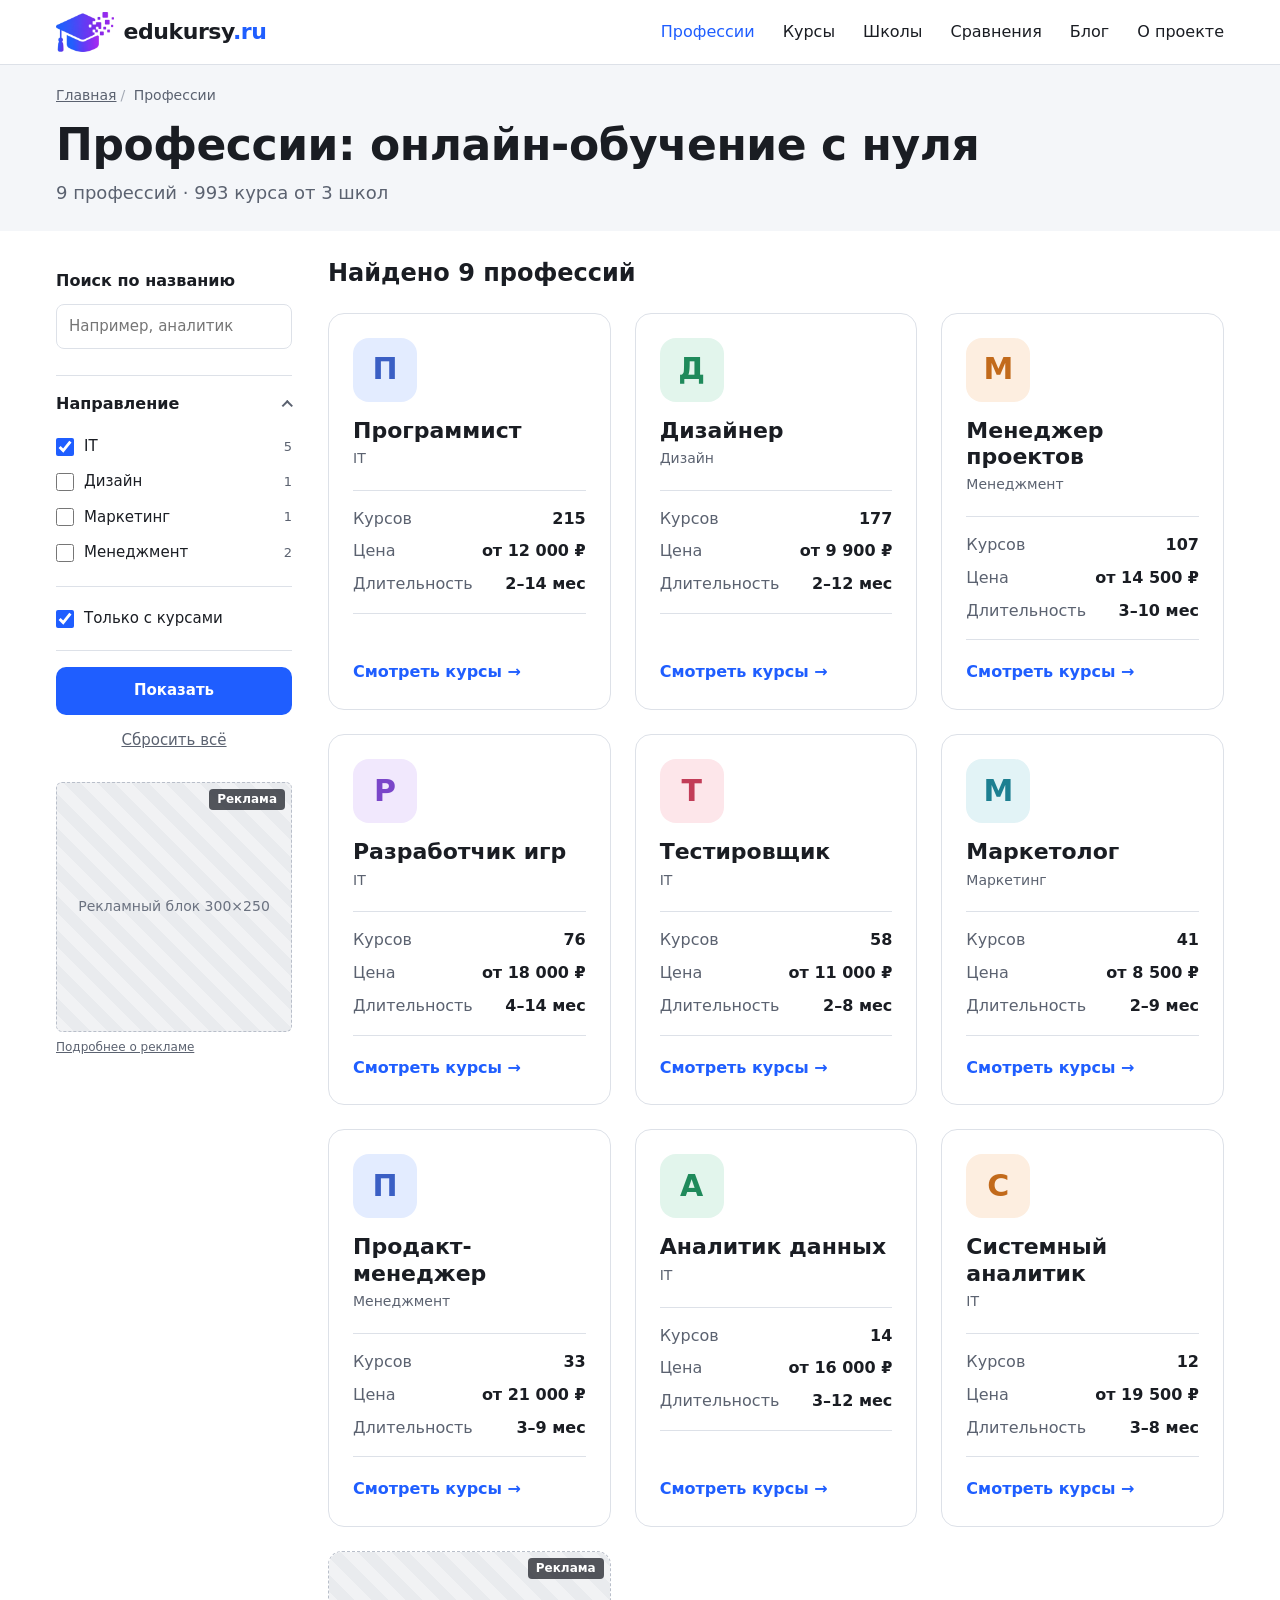
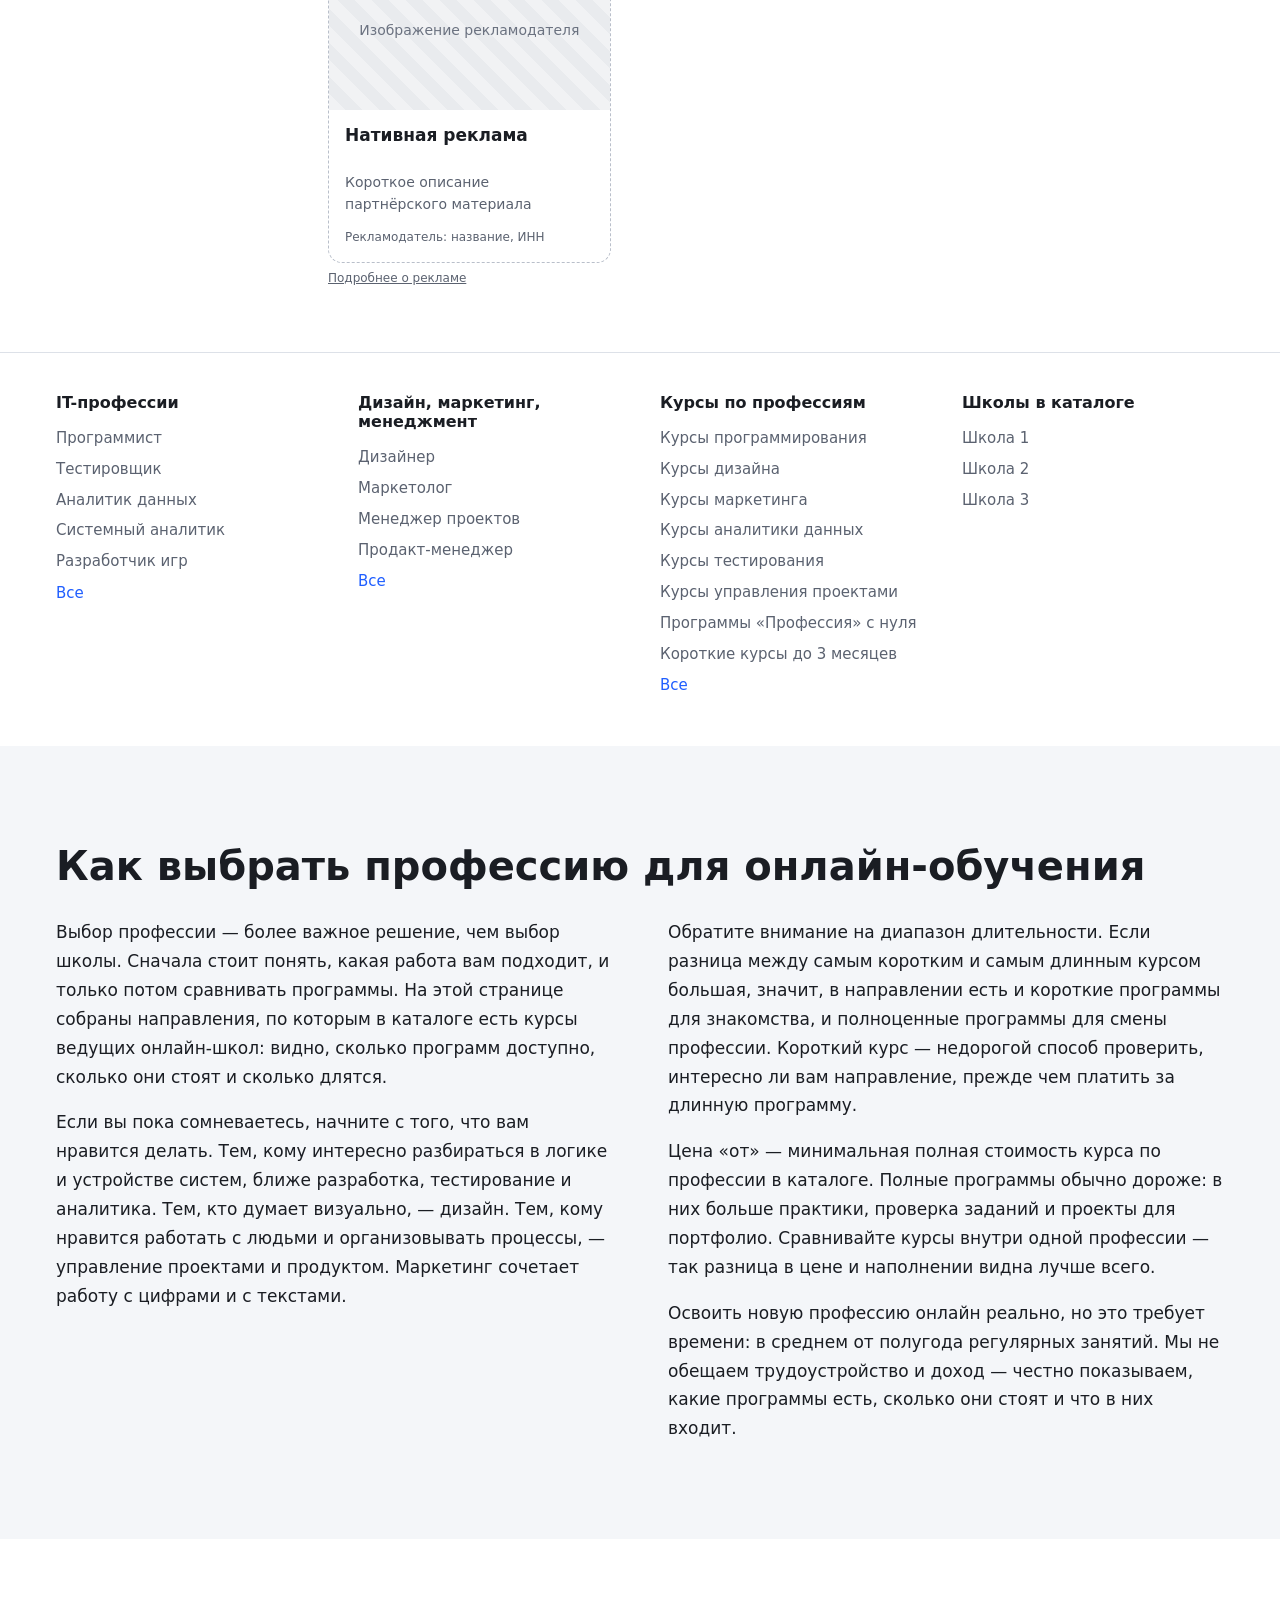
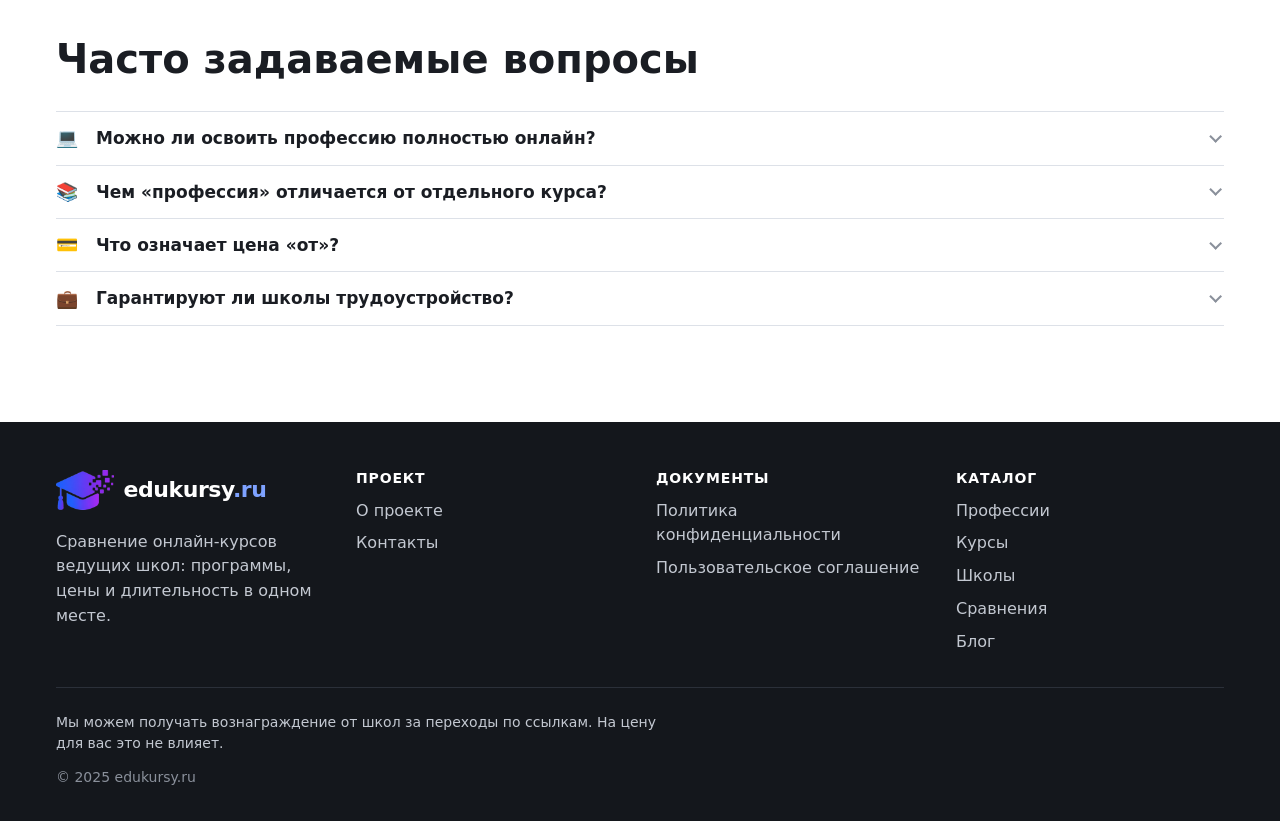
<file: public/main/profession/index.html>
<!DOCTYPE html>
<html lang="ru">
<head>
  <meta charset="UTF-8">
  <meta name="viewport" content="width=device-width, initial-scale=1">
  <title>Профессии: онлайн-обучение с нуля, курсы и цены — edukursy.ru</title>
  <meta name="description" content="Каталог профессий для онлайн-обучения: сколько курсов по каждой профессии в ведущих онлайн-школах, цены и длительность программ.">
  <link rel="canonical" href="https://edukursy.ru/professions/">
  <link rel="stylesheet" href="../style.css">
</head>
<body>

  <!-- ============ ШАПКА (общая с главной) ============ -->
  <header class="site-header">
    <div class="site-header__inner">
      <a href="/" class="logo">
        <img src="../img/logo.png" alt="" class="logo__img" width="48" height="40">
        <span class="logo__text">edukursy<span>.ru</span></span>
      </a>

      <button class="burger" type="button" aria-label="Открыть меню" aria-expanded="false" aria-controls="main-nav">
        <span></span><span></span><span></span>
      </button>

      <nav class="main-nav" id="main-nav" aria-label="Основное меню">
        <ul>
          <li><a href="/professions/" aria-current="page">Профессии</a></li>
          <li><a href="/courses/">Курсы</a></li>
          <li><a href="/schools/">Школы</a></li>
          <li><a href="/compare/">Сравнения</a></li>
          <li><a href="/blog/">Блог</a></li>
          <li><a href="/about/">О проекте</a></li>
        </ul>
      </nav>
    </div>
  </header>

  <main>

    <!-- ============ ХЛЕБНЫЕ КРОШКИ + ЗАГОЛОВОК ============ -->
    <section class="page-head">
      <nav class="breadcrumbs" aria-label="Хлебные крошки">
        <ol itemscope itemtype="https://schema.org/BreadcrumbList">
          <li itemprop="itemListElement" itemscope itemtype="https://schema.org/ListItem">
            <a href="/" itemprop="item"><span itemprop="name">Главная</span></a>
            <meta itemprop="position" content="1">
          </li>
          <li itemprop="itemListElement" itemscope itemtype="https://schema.org/ListItem">
            <span itemprop="name" aria-current="page">Профессии</span>
            <meta itemprop="position" content="2">
          </li>
        </ol>
      </nav>

      <h1 class="page-head__title">Профессии: онлайн-обучение с нуля</h1>
      <p class="page-head__subtitle"><span class="results-count"><!-- DATA: total_count -->9 профессий</span> · <!-- DATA: courses_total -->993 курса от <!-- DATA: schools_count -->3 школ</p>
    </section>

    <!-- ============ ДВУХКОЛОНОЧНАЯ ОБЛАСТЬ ============ -->
    <div class="catalog catalog--narrow">

      <!-- ===== САЙДБАР: короткий ===== -->
      <aside class="catalog-sidebar" id="filters" aria-label="Фильтры">
        <div class="filters-head">
          <p class="filters-head__title">Фильтры</p>
          <a href="#" class="filters-close" aria-label="Закрыть фильтры">×</a>
        </div>

        <form class="filters" id="filters-form" method="get" action="/professions/">
          <div class="filter-group filter-group--static">
            <label for="prof-q" class="filter-group__title">Поиск по названию</label>
            <div class="filter-group__body">
              <input type="search" id="prof-q" name="q" class="filter-input" placeholder="Например, аналитик" value=""><!-- DATA: request.GET.q -->
            </div>
          </div>

          <details class="filter-group" open>
            <summary class="filter-group__title">Направление</summary>
            <div class="filter-group__body">
              <!-- DATA: цикл по направлениям -->
              <label class="opt"><input type="checkbox" name="area" value="it" checked><span class="opt__text">IT</span> <span class="opt__count">5</span></label>
              <label class="opt"><input type="checkbox" name="area" value="design"><span class="opt__text">Дизайн</span> <span class="opt__count">1</span></label>
              <label class="opt"><input type="checkbox" name="area" value="marketing"><span class="opt__text">Маркетинг</span> <span class="opt__count">1</span></label>
              <label class="opt"><input type="checkbox" name="area" value="management"><span class="opt__text">Менеджмент</span> <span class="opt__count">2</span></label>
            </div>
          </details>

          <div class="filter-group filter-group--static">
            <label class="opt"><input type="checkbox" name="has_courses" value="1" checked><span class="opt__text">Только с курсами</span></label>
          </div>

          <div class="filters-actions">
            <button type="submit" class="btn btn--primary btn--block">Показать</button>
            <a href="/professions/" class="filters-reset">Сбросить всё</a>
          </div>
        </form>

        <!-- ===== РЕКЛАМНЫЙ БЛОК 2 — сайдбар (на мобильном скрыт) ===== -->
        <div class="ad-wrap ad-wrap--sidebar">
          <aside class="ad-slot ad-slot--sidebar" aria-label="Реклама">
            <span class="ad-label">Реклама</span>
            <!-- AD SLOT: 2, 300×250 -->
            <div class="ad-placeholder">Рекламный блок 300×250</div>
          </aside>
          <a href="/privacy" class="ad-more">Подробнее о рекламе</a>
        </div>
      </aside>

      <!-- ===== СЕТКА ПРОФЕССИЙ ===== -->
      <section class="catalog-main" aria-label="Список профессий">

        <div class="toolbar">
          <p class="toolbar__count">Найдено <span class="results-count"><!-- DATA: results_count -->9 профессий</span></p>
          <a href="#filters" class="btn btn--outline filters-open">Фильтры <span class="filters-open__badge"><!-- DATA: active_filters_count -->2</span></a>
        </div>

        <div class="catalog-grid catalog-grid--wide">
          <!-- DATA: цикл по профессиям. Блок-образец: article.prof-tile. Иконка: <img> из базы или .prof-tile__icon с первой буквой -->
          <article class="prof-tile">
            <a href="/professions/programmist/" class="prof-tile__link"><!-- DATA: profession.url -->
              <div class="prof-tile__icon prof-tile__icon--tone-1" aria-hidden="true"><!-- DATA: profession.icon или первая буква -->П</div>
              <h2 class="prof-tile__name"><!-- DATA: profession.name -->Программист</h2>
              <p class="prof-tile__area"><!-- DATA: profession.area -->IT</p>
              <dl class="prof-tile__facts">
                <div><dt>Курсов</dt><dd><!-- DATA: profession.courses_count -->215</dd></div>
                <div><dt>Цена</dt><dd>от <!-- DATA: profession.min_price -->12 000 ₽</dd></div>
                <div><dt>Длительность</dt><dd><!-- DATA: profession.duration_range -->2–14 мес</dd></div>
              </dl>
              <span class="prof-tile__more">Смотреть курсы →</span>
            </a>
          </article>

          <article class="prof-tile">
            <a href="/professions/dizajner/" class="prof-tile__link">
              <div class="prof-tile__icon prof-tile__icon--tone-2" aria-hidden="true">Д</div>
              <h2 class="prof-tile__name">Дизайнер</h2>
              <p class="prof-tile__area">Дизайн</p>
              <dl class="prof-tile__facts">
                <div><dt>Курсов</dt><dd>177</dd></div>
                <div><dt>Цена</dt><dd>от 9 900 ₽</dd></div>
                <div><dt>Длительность</dt><dd>2–12 мес</dd></div>
              </dl>
              <span class="prof-tile__more">Смотреть курсы →</span>
            </a>
          </article>

          <article class="prof-tile">
            <a href="/professions/menedzher-proektov/" class="prof-tile__link">
              <div class="prof-tile__icon prof-tile__icon--tone-3" aria-hidden="true">М</div>
              <h2 class="prof-tile__name">Менеджер проектов</h2>
              <p class="prof-tile__area">Менеджмент</p>
              <dl class="prof-tile__facts">
                <div><dt>Курсов</dt><dd>107</dd></div>
                <div><dt>Цена</dt><dd>от 14 500 ₽</dd></div>
                <div><dt>Длительность</dt><dd>3–10 мес</dd></div>
              </dl>
              <span class="prof-tile__more">Смотреть курсы →</span>
            </a>
          </article>

          <article class="prof-tile">
            <a href="/professions/razrabotka-igr/" class="prof-tile__link">
              <div class="prof-tile__icon prof-tile__icon--tone-4" aria-hidden="true">Р</div>
              <h2 class="prof-tile__name">Разработчик игр</h2>
              <p class="prof-tile__area">IT</p>
              <dl class="prof-tile__facts">
                <div><dt>Курсов</dt><dd>76</dd></div>
                <div><dt>Цена</dt><dd>от 18 000 ₽</dd></div>
                <div><dt>Длительность</dt><dd>4–14 мес</dd></div>
              </dl>
              <span class="prof-tile__more">Смотреть курсы →</span>
            </a>
          </article>

          <article class="prof-tile">
            <a href="/professions/testirovshchik/" class="prof-tile__link">
              <div class="prof-tile__icon prof-tile__icon--tone-5" aria-hidden="true">Т</div>
              <h2 class="prof-tile__name">Тестировщик</h2>
              <p class="prof-tile__area">IT</p>
              <dl class="prof-tile__facts">
                <div><dt>Курсов</dt><dd>58</dd></div>
                <div><dt>Цена</dt><dd>от 11 000 ₽</dd></div>
                <div><dt>Длительность</dt><dd>2–8 мес</dd></div>
              </dl>
              <span class="prof-tile__more">Смотреть курсы →</span>
            </a>
          </article>

          <article class="prof-tile">
            <a href="/professions/marketolog/" class="prof-tile__link">
              <div class="prof-tile__icon prof-tile__icon--tone-6" aria-hidden="true">М</div>
              <h2 class="prof-tile__name">Маркетолог</h2>
              <p class="prof-tile__area">Маркетинг</p>
              <dl class="prof-tile__facts">
                <div><dt>Курсов</dt><dd>41</dd></div>
                <div><dt>Цена</dt><dd>от 8 500 ₽</dd></div>
                <div><dt>Длительность</dt><dd>2–9 мес</dd></div>
              </dl>
              <span class="prof-tile__more">Смотреть курсы →</span>
            </a>
          </article>

          <article class="prof-tile">
            <a href="/professions/produktovyj-menedzher/" class="prof-tile__link">
              <div class="prof-tile__icon prof-tile__icon--tone-1" aria-hidden="true">П</div>
              <h2 class="prof-tile__name">Продакт-менеджер</h2>
              <p class="prof-tile__area">Менеджмент</p>
              <dl class="prof-tile__facts">
                <div><dt>Курсов</dt><dd>33</dd></div>
                <div><dt>Цена</dt><dd>от 21 000 ₽</dd></div>
                <div><dt>Длительность</dt><dd>3–9 мес</dd></div>
              </dl>
              <span class="prof-tile__more">Смотреть курсы →</span>
            </a>
          </article>

          <article class="prof-tile">
            <a href="/professions/analitik-dannyh/" class="prof-tile__link">
              <div class="prof-tile__icon prof-tile__icon--tone-2" aria-hidden="true">А</div>
              <h2 class="prof-tile__name">Аналитик данных</h2>
              <p class="prof-tile__area">IT</p>
              <dl class="prof-tile__facts">
                <div><dt>Курсов</dt><dd>14</dd></div>
                <div><dt>Цена</dt><dd>от 16 000 ₽</dd></div>
                <div><dt>Длительность</dt><dd>3–12 мес</dd></div>
              </dl>
              <span class="prof-tile__more">Смотреть курсы →</span>
            </a>
          </article>

          <article class="prof-tile">
            <a href="/professions/sistemnyj-analitik/" class="prof-tile__link">
              <div class="prof-tile__icon prof-tile__icon--tone-3" aria-hidden="true">С</div>
              <h2 class="prof-tile__name">Системный аналитик</h2>
              <p class="prof-tile__area">IT</p>
              <dl class="prof-tile__facts">
                <div><dt>Курсов</dt><dd>12</dd></div>
                <div><dt>Цена</dt><dd>от 19 500 ₽</dd></div>
                <div><dt>Длительность</dt><dd>3–8 мес</dd></div>
              </dl>
              <span class="prof-tile__more">Смотреть курсы →</span>
            </a>
          </article>
          <!-- /DATA: конец цикла по профессиям -->

          <!-- ===== РЕКЛАМНЫЙ БЛОК 1 — нативный, одна ячейка сетки ===== -->
          <div class="ad-wrap ad-wrap--card">
            <aside class="ad-slot ad-slot--card" aria-label="Реклама">
              <span class="ad-label">Реклама</span>
              <!-- AD SLOT: 1, нативная карточка, одна ячейка сетки. Ссылки с rel="sponsored noopener" -->
              <div class="card-thumb card-thumb--ad">Изображение рекламодателя</div>
              <div class="catalog-card__body">
                <p class="catalog-card__title">Нативная реклама</p>
                <p class="catalog-card__school">Короткое описание партнёрского материала</p>
                <p class="ad-card__advertiser">Рекламодатель: <!-- AD: advertiser.name -->название, ИНН</p>
              </div>
            </aside>
            <a href="/privacy" class="ad-more">Подробнее о рекламе</a>
          </div>
        </div>
        <!-- Пагинации нет: профессий мало, все на одной странице. Если станет больше 24 — добавить nav.pagination как в /courses/ -->
      </section>
    </div>

    <!-- ============ ПЕРЕЛИНКОВКА: колонки ссылок ============ -->
    <section class="link-columns" aria-label="Подборки профессий">
      <!-- DATA: 4 колонки, в каждой до 8 ссылок + «Все». Колонки и ссылки — из базы -->
      <div class="link-columns__col">
        <h2 class="link-columns__title">IT-профессии</h2>
        <ul class="link-columns__list">
          <li><a href="/professions/programmist/">Программист</a></li>
          <li><a href="/professions/testirovshchik/">Тестировщик</a></li>
          <li><a href="/professions/analitik-dannyh/">Аналитик данных</a></li>
          <li><a href="/professions/sistemnyj-analitik/">Системный аналитик</a></li>
          <li><a href="/professions/razrabotka-igr/">Разработчик игр</a></li>
        </ul>
        <a href="/professions/?area=it" class="link-columns__all">Все</a>
      </div>

      <div class="link-columns__col">
        <h2 class="link-columns__title">Дизайн, маркетинг, менеджмент</h2>
        <ul class="link-columns__list">
          <li><a href="/professions/dizajner/">Дизайнер</a></li>
          <li><a href="/professions/marketolog/">Маркетолог</a></li>
          <li><a href="/professions/menedzher-proektov/">Менеджер проектов</a></li>
          <li><a href="/professions/produktovyj-menedzher/">Продакт-менеджер</a></li>
        </ul>
        <a href="/professions/" class="link-columns__all">Все</a>
      </div>

      <div class="link-columns__col">
        <h2 class="link-columns__title">Курсы по профессиям</h2>
        <ul class="link-columns__list">
          <li><a href="/courses/?profession=programmist">Курсы программирования</a></li>
          <li><a href="/courses/?profession=dizajner">Курсы дизайна</a></li>
          <li><a href="/courses/?profession=marketolog">Курсы маркетинга</a></li>
          <li><a href="/courses/?profession=analitik-dannyh">Курсы аналитики данных</a></li>
          <li><a href="/courses/?profession=testirovshchik">Курсы тестирования</a></li>
          <li><a href="/courses/?profession=menedzher-proektov">Курсы управления проектами</a></li>
          <li><a href="/courses/?kind=profession">Программы «Профессия» с нуля</a></li>
          <li><a href="/courses/?duration=0-3">Короткие курсы до 3 месяцев</a></li>
        </ul>
        <a href="/courses/" class="link-columns__all">Все</a>
      </div>

      <div class="link-columns__col">
        <h2 class="link-columns__title">Школы в каталоге</h2>
        <ul class="link-columns__list">
          <li><a href="/schools/school-1/">Школа 1</a></li>
          <li><a href="/schools/school-2/">Школа 2</a></li>
          <li><a href="/schools/school-3/">Школа 3</a></li>
        </ul>
      </div>
    </section>

    <!-- ============ SEO-ТЕКСТ ============ -->
    <section class="section section--light">
      <h2 class="section__title">Как выбрать профессию для онлайн-обучения</h2>
      <div class="prose prose--wide">
        <p>Выбор профессии — более важное решение, чем выбор школы. Сначала стоит понять, какая работа вам подходит, и только потом сравнивать программы. На этой странице собраны направления, по которым в каталоге есть курсы ведущих онлайн-школ: видно, сколько программ доступно, сколько они стоят и сколько длятся.</p>
        <p>Если вы пока сомневаетесь, начните с того, что вам нравится делать. Тем, кому интересно разбираться в логике и устройстве систем, ближе разработка, тестирование и аналитика. Тем, кто думает визуально, — дизайн. Тем, кому нравится работать с людьми и организовывать процессы, — управление проектами и продуктом. Маркетинг сочетает работу с цифрами и с текстами.</p>
        <p>Обратите внимание на диапазон длительности. Если разница между самым коротким и самым длинным курсом большая, значит, в направлении есть и короткие программы для знакомства, и полноценные программы для смены профессии. Короткий курс — недорогой способ проверить, интересно ли вам направление, прежде чем платить за длинную программу.</p>
        <p>Цена «от» — минимальная полная стоимость курса по профессии в каталоге. Полные программы обычно дороже: в них больше практики, проверка заданий и проекты для портфолио. Сравнивайте курсы внутри одной профессии — так разница в цене и наполнении видна лучше всего.</p>
        <p>Освоить новую профессию онлайн реально, но это требует времени: в среднем от полугода регулярных занятий. Мы не обещаем трудоустройство и доход — честно показываем, какие программы есть, сколько они стоят и что в них входит.</p>
      </div>
    </section>

    <!-- ============ FAQ (schema.org FAQPage) ============ -->
    <section class="section faq-section" itemscope itemtype="https://schema.org/FAQPage">
      <h2 class="section__title">Часто задаваемые вопросы</h2>
      <div class="faq faq--wide">
        <div class="faq-item" itemscope itemprop="mainEntity" itemtype="https://schema.org/Question">
          <h3 class="faq-item__q">
            <button type="button" class="faq-item__btn" aria-expanded="false" aria-controls="faq-a-1" id="faq-q-1"><span class="faq-item__icon" aria-hidden="true">💻</span><span itemprop="name">Можно ли освоить профессию полностью онлайн?</span></button>
          </h3>
          <div class="faq-item__a" id="faq-a-1" role="region" aria-labelledby="faq-q-1" hidden itemscope itemprop="acceptedAnswer" itemtype="https://schema.org/Answer">
            <div itemprop="text"><p>Да, многие люди так и делают. Но результат зависит от регулярности занятий и практики, а не только от программы. Закладывайте несколько часов в неделю на протяжении всего курса.</p></div>
          </div>
        </div>

        <div class="faq-item" itemscope itemprop="mainEntity" itemtype="https://schema.org/Question">
          <h3 class="faq-item__q">
            <button type="button" class="faq-item__btn" aria-expanded="false" aria-controls="faq-a-2" id="faq-q-2"><span class="faq-item__icon" aria-hidden="true">📚</span><span itemprop="name">Чем «профессия» отличается от отдельного курса?</span></button>
          </h3>
          <div class="faq-item__a" id="faq-a-2" role="region" aria-labelledby="faq-q-2" hidden itemscope itemprop="acceptedAnswer" itemtype="https://schema.org/Answer">
            <div itemprop="text"><p>Профессия — длинная программа с нуля до уровня, достаточного для первых рабочих задач, обычно от полугода. Отдельный курс учит одному навыку или инструменту и подходит тем, у кого уже есть база.</p></div>
          </div>
        </div>

        <div class="faq-item" itemscope itemprop="mainEntity" itemtype="https://schema.org/Question">
          <h3 class="faq-item__q">
            <button type="button" class="faq-item__btn" aria-expanded="false" aria-controls="faq-a-3" id="faq-q-3"><span class="faq-item__icon" aria-hidden="true">💳</span><span itemprop="name">Что означает цена «от»?</span></button>
          </h3>
          <div class="faq-item__a" id="faq-a-3" role="region" aria-labelledby="faq-q-3" hidden itemscope itemprop="acceptedAnswer" itemtype="https://schema.org/Answer">
            <div itemprop="text"><p>Это минимальная полная стоимость курса по профессии среди школ в каталоге. Цены конкретных программ смотрите на странице профессии, а окончательную стоимость уточняйте на сайте школы.</p></div>
          </div>
        </div>

        <div class="faq-item" itemscope itemprop="mainEntity" itemtype="https://schema.org/Question">
          <h3 class="faq-item__q">
            <button type="button" class="faq-item__btn" aria-expanded="false" aria-controls="faq-a-4" id="faq-q-4"><span class="faq-item__icon" aria-hidden="true">💼</span><span itemprop="name">Гарантируют ли школы трудоустройство?</span></button>
          </h3>
          <div class="faq-item__a" id="faq-a-4" role="region" aria-labelledby="faq-q-4" hidden itemscope itemprop="acceptedAnswer" itemtype="https://schema.org/Answer">
            <div itemprop="text"><p>Условия у школ разные, и мы советуем внимательно читать договор. Помощь с резюме и подготовкой к собеседованиям встречается часто, но получить работу всё равно предстоит вам самим.</p></div>
          </div>
        </div>
      </div>
    </section>

  </main>

  <!-- ============ ПОДВАЛ (общий с главной) ============ -->
  <footer class="site-footer">
    <div class="site-footer__top">
      <div class="site-footer__brand">
        <a href="/" class="logo logo--light">
          <img src="../img/logo.png" alt="" class="logo__img" width="48" height="40">
          <span class="logo__text">edukursy<span>.ru</span></span>
        </a>
        <p>Сравнение онлайн-курсов ведущих школ: программы, цены и длительность в одном месте.</p>
      </div>

      <nav class="site-footer__nav" aria-label="Информация">
        <h2 class="site-footer__heading">Проект</h2>
        <ul>
          <li><a href="/about">О проекте</a></li>
          <li><a href="/contacts">Контакты</a></li>
        </ul>
      </nav>

      <nav class="site-footer__nav" aria-label="Документы">
        <h2 class="site-footer__heading">Документы</h2>
        <ul>
          <li><a href="/privacy">Политика конфиденциальности</a></li>
          <li><a href="/terms">Пользовательское соглашение</a></li>
        </ul>
      </nav>

      <nav class="site-footer__nav" aria-label="Каталог">
        <h2 class="site-footer__heading">Каталог</h2>
        <ul>
          <li><a href="/professions/">Профессии</a></li>
          <li><a href="/courses/">Курсы</a></li>
          <li><a href="/schools/">Школы</a></li>
          <li><a href="/compare/">Сравнения</a></li>
          <li><a href="/blog/">Блог</a></li>
        </ul>
      </nav>
    </div>

    <p class="site-footer__disclosure">Мы можем получать вознаграждение от школ за переходы по ссылкам. На цену для вас это не влияет.</p>
    <p class="site-footer__copy">© <!-- DATA: current_year -->2025 edukursy.ru</p>
  </footer>

  <script src="../script.js"></script>
</body>
</html>
</file>
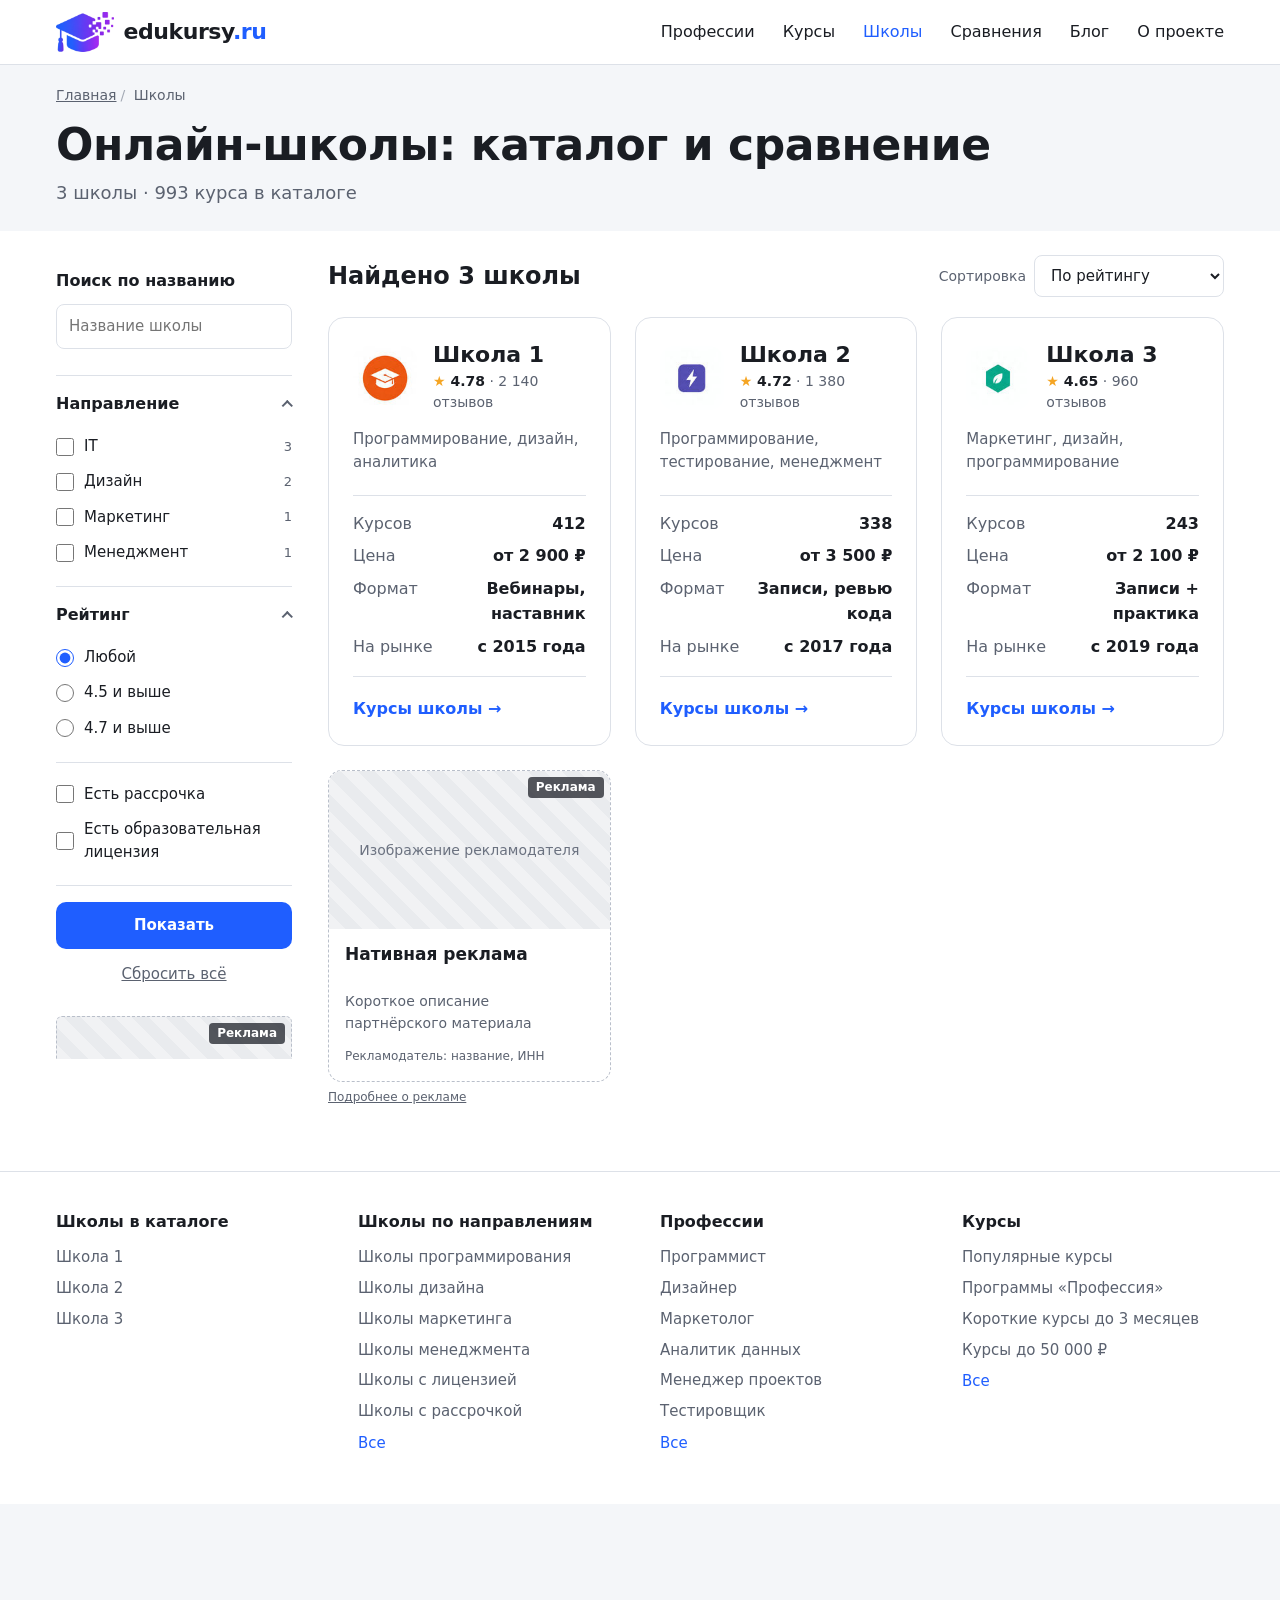
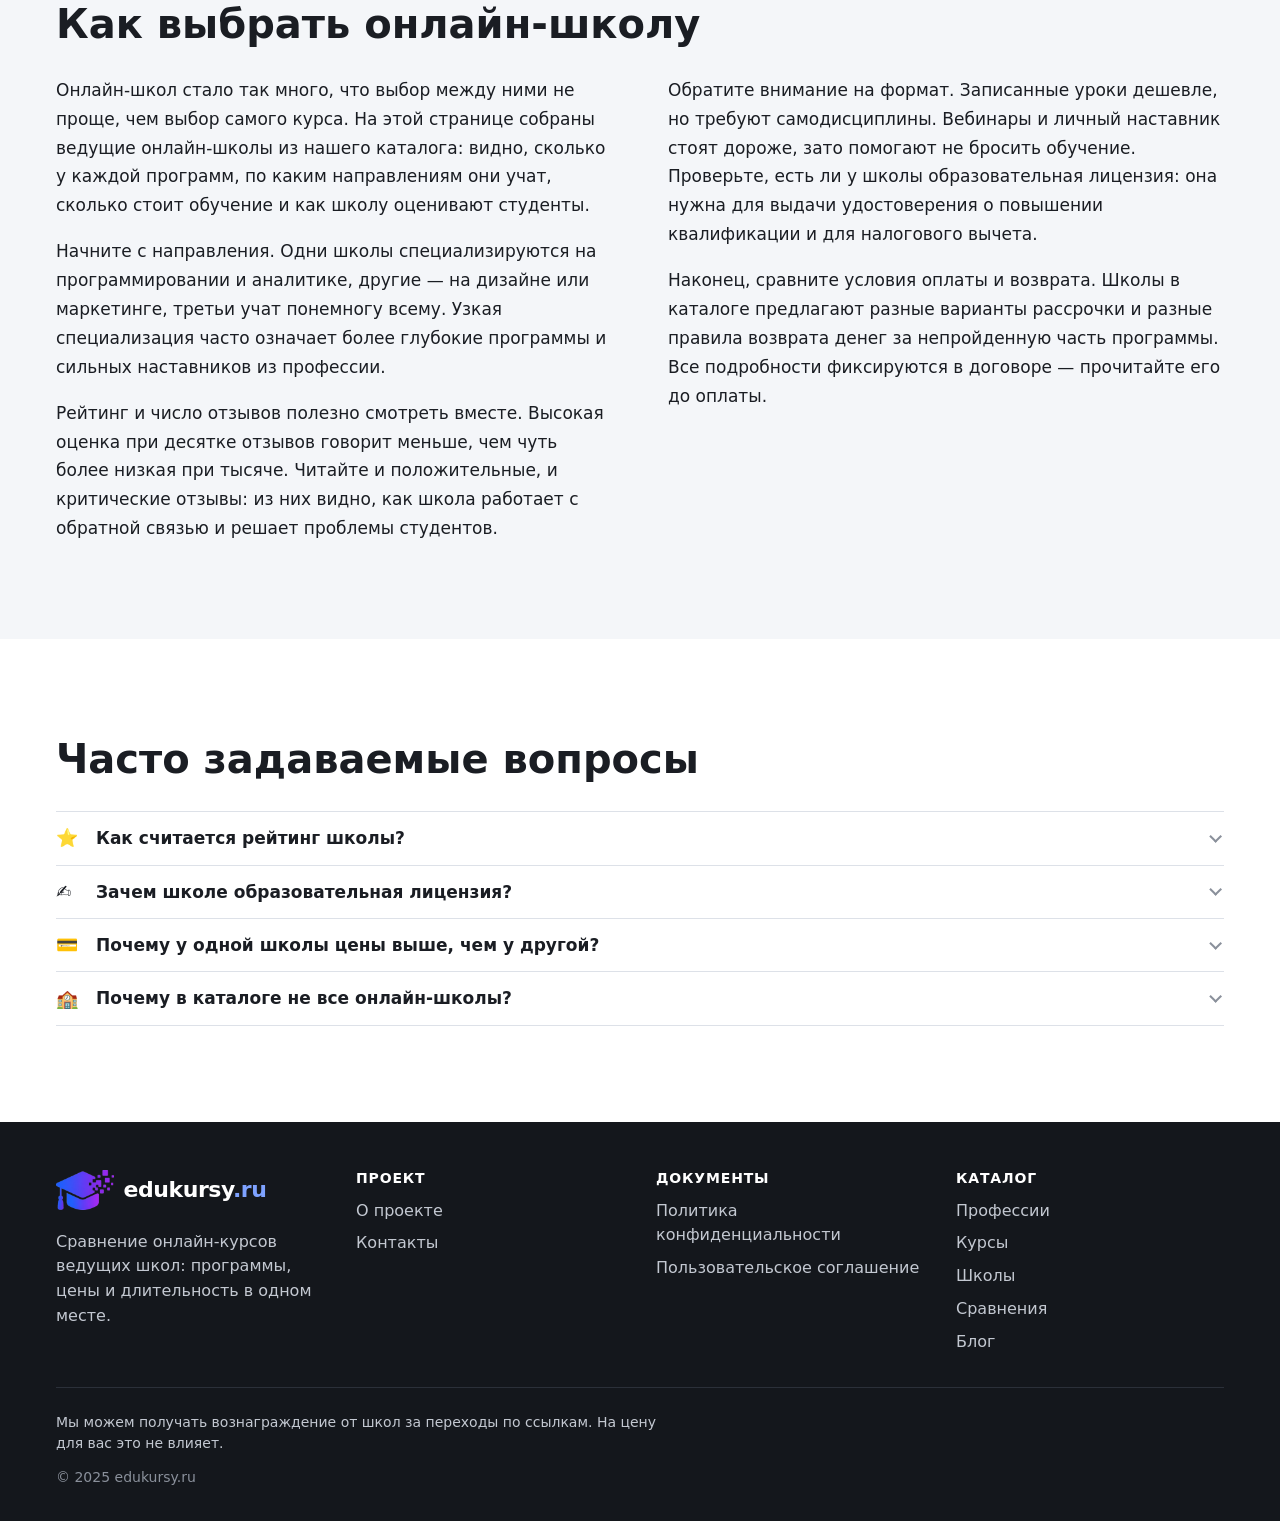
<file: public/main/schools/index.html>
<!DOCTYPE html>
<html lang="ru">
<head>
  <meta charset="UTF-8">
  <meta name="viewport" content="width=device-width, initial-scale=1">
  <title>Онлайн-школы: каталог, рейтинг, курсы и цены — edukursy.ru</title>
  <meta name="description" content="Каталог онлайн-школ: рейтинг по отзывам, число курсов, цены и форматы обучения. Сравните школы в одном месте.">
  <link rel="canonical" href="https://edukursy.ru/schools/">
  <link rel="stylesheet" href="../style.css">
</head>
<body>

  <!-- ============ ШАПКА (общая с главной) ============ -->
  <header class="site-header">
    <div class="site-header__inner">
      <a href="/" class="logo">
        <img src="../img/logo.png" alt="" class="logo__img" width="48" height="40">
        <span class="logo__text">edukursy<span>.ru</span></span>
      </a>

      <button class="burger" type="button" aria-label="Открыть меню" aria-expanded="false" aria-controls="main-nav">
        <span></span><span></span><span></span>
      </button>

      <nav class="main-nav" id="main-nav" aria-label="Основное меню">
        <ul>
          <li><a href="/professions/">Профессии</a></li>
          <li><a href="/courses/">Курсы</a></li>
          <li><a href="/schools/" aria-current="page">Школы</a></li>
          <li><a href="/compare/">Сравнения</a></li>
          <li><a href="/blog/">Блог</a></li>
          <li><a href="/about/">О проекте</a></li>
        </ul>
      </nav>
    </div>
  </header>

  <main>

    <!-- ============ ХЛЕБНЫЕ КРОШКИ + ЗАГОЛОВОК ============ -->
    <section class="page-head">
      <nav class="breadcrumbs" aria-label="Хлебные крошки">
        <ol itemscope itemtype="https://schema.org/BreadcrumbList">
          <li itemprop="itemListElement" itemscope itemtype="https://schema.org/ListItem">
            <a href="/" itemprop="item"><span itemprop="name">Главная</span></a>
            <meta itemprop="position" content="1">
          </li>
          <li itemprop="itemListElement" itemscope itemtype="https://schema.org/ListItem">
            <span itemprop="name" aria-current="page">Школы</span>
            <meta itemprop="position" content="2">
          </li>
        </ol>
      </nav>

      <h1 class="page-head__title">Онлайн-школы: каталог и сравнение</h1>
      <p class="page-head__subtitle"><span class="results-count"><!-- DATA: total_count -->3 школы</span> · <!-- DATA: courses_total -->993 курса в каталоге</p>
    </section>

    <!-- ============ ДВУХКОЛОНОЧНАЯ ОБЛАСТЬ ============ -->
    <div class="catalog catalog--narrow">

      <!-- ===== САЙДБАР: короткий ===== -->
      <aside class="catalog-sidebar" id="filters" aria-label="Фильтры">
        <div class="filters-head">
          <p class="filters-head__title">Фильтры</p>
          <a href="#" class="filters-close" aria-label="Закрыть фильтры">×</a>
        </div>

        <form class="filters" id="filters-form" method="get" action="/schools/">
          <div class="filter-group filter-group--static">
            <label for="school-q" class="filter-group__title">Поиск по названию</label>
            <div class="filter-group__body">
              <input type="search" id="school-q" name="q" class="filter-input" placeholder="Название школы" value=""><!-- DATA: request.GET.q -->
            </div>
          </div>

          <details class="filter-group" open>
            <summary class="filter-group__title">Направление</summary>
            <div class="filter-group__body">
              <!-- DATA: цикл по направлениям, счётчик = число школ -->
              <label class="opt"><input type="checkbox" name="area" value="it"><span class="opt__text">IT</span> <span class="opt__count">3</span></label>
              <label class="opt"><input type="checkbox" name="area" value="design"><span class="opt__text">Дизайн</span> <span class="opt__count">2</span></label>
              <label class="opt"><input type="checkbox" name="area" value="marketing"><span class="opt__text">Маркетинг</span> <span class="opt__count">1</span></label>
              <label class="opt"><input type="checkbox" name="area" value="management"><span class="opt__text">Менеджмент</span> <span class="opt__count">1</span></label>
            </div>
          </details>

          <details class="filter-group" open>
            <summary class="filter-group__title">Рейтинг</summary>
            <div class="filter-group__body">
              <label class="opt"><input type="radio" name="rating_min" value="" checked><span class="opt__text">Любой</span></label>
              <label class="opt"><input type="radio" name="rating_min" value="4.5"><span class="opt__text">4.5 и выше</span></label>
              <label class="opt"><input type="radio" name="rating_min" value="4.7"><span class="opt__text">4.7 и выше</span></label>
            </div>
          </details>

          <div class="filter-group filter-group--static">
            <label class="opt"><input type="checkbox" name="installment" value="1"><span class="opt__text">Есть рассрочка</span></label>
            <label class="opt"><input type="checkbox" name="license" value="1"><span class="opt__text">Есть образовательная лицензия</span></label>
          </div>

          <div class="filters-actions">
            <button type="submit" class="btn btn--primary btn--block">Показать</button>
            <a href="/schools/" class="filters-reset">Сбросить всё</a>
          </div>
        </form>

        <!-- ===== РЕКЛАМНЫЙ БЛОК 2 — сайдбар (на мобильном скрыт) ===== -->
        <div class="ad-wrap ad-wrap--sidebar">
          <aside class="ad-slot ad-slot--sidebar" aria-label="Реклама">
            <span class="ad-label">Реклама</span>
            <!-- AD SLOT: 2, 300×250 -->
            <div class="ad-placeholder">Рекламный блок 300×250</div>
          </aside>
          <a href="/privacy" class="ad-more">Подробнее о рекламе</a>
        </div>
      </aside>

      <!-- ===== СЕТКА ШКОЛ ===== -->
      <section class="catalog-main" aria-label="Список школ">

        <div class="toolbar">
          <p class="toolbar__count">Найдено <span class="results-count"><!-- DATA: results_count -->3 школы</span></p>
          <a href="#filters" class="btn btn--outline filters-open">Фильтры <span class="filters-open__badge"><!-- DATA: active_filters_count -->0</span></a>
          <div class="sort">
            <label for="sort" class="sort__label">Сортировка</label>
            <select id="sort" name="sort" form="filters-form" class="sort__select">
              <option value="rating" selected>По рейтингу</option>
              <option value="courses">По числу курсов</option>
              <option value="price_asc">Сначала дешёвые</option>
              <option value="name">По алфавиту</option>
            </select>
            <noscript><button type="submit" form="filters-form" class="btn btn--outline sort__apply">ОК</button></noscript>
          </div>
        </div>

        <div class="catalog-grid catalog-grid--wide">
          <!-- DATA: цикл по школам, любое количество. Блок-образец: article.school-tile -->
          <article class="school-tile">
            <a href="/schools/school-1/" class="school-tile__link"><!-- DATA: school.url -->
              <div class="school-tile__top">
                <img src="../img/school-1.jpg" alt="" class="school-tile__logo" width="64" height="64"><!-- DATA: school.logo; если логотипа нет — div.school-tile__logo.card-thumb--empty.card-thumb--tone-N с первой буквой -->
                <div>
                  <h2 class="school-tile__name"><!-- DATA: school.name -->Школа 1</h2>
                  <p class="school-tile__rating"><span class="school-tile__stars"><!-- DATA: school.rating -->4.78</span> · <!-- DATA: school.reviews_count -->2 140 отзывов</p>
                </div>
              </div>
              <p class="school-tile__areas"><!-- DATA: school.areas -->Программирование, дизайн, аналитика</p>
              <dl class="prof-tile__facts">
                <div><dt>Курсов</dt><dd><!-- DATA: school.courses_count -->412</dd></div>
                <div><dt>Цена</dt><dd>от <!-- DATA: school.min_price -->2 900 ₽</dd></div>
                <div><dt>Формат</dt><dd><!-- DATA: school.formats -->Вебинары, наставник</dd></div>
                <div><dt>На рынке</dt><dd>с <!-- DATA: school.founded -->2015 года</dd></div>
              </dl>
              <span class="prof-tile__more">Курсы школы →</span>
            </a>
          </article>
          <article class="school-tile">
            <a href="/schools/school-2/" class="school-tile__link">
              <div class="school-tile__top">
                <img src="../img/school-2.jpg" alt="" class="school-tile__logo" width="64" height="64">
                <div>
                  <h2 class="school-tile__name">Школа 2</h2>
                  <p class="school-tile__rating"><span class="school-tile__stars">4.72</span> · 1 380 отзывов</p>
                </div>
              </div>
              <p class="school-tile__areas">Программирование, тестирование, менеджмент</p>
              <dl class="prof-tile__facts">
                <div><dt>Курсов</dt><dd>338</dd></div>
                <div><dt>Цена</dt><dd>от 3 500 ₽</dd></div>
                <div><dt>Формат</dt><dd>Записи, ревью кода</dd></div>
                <div><dt>На рынке</dt><dd>с 2017 года</dd></div>
              </dl>
              <span class="prof-tile__more">Курсы школы →</span>
            </a>
          </article>
          <article class="school-tile">
            <a href="/schools/school-3/" class="school-tile__link">
              <div class="school-tile__top">
                <img src="../img/school-3.jpg" alt="" class="school-tile__logo" width="64" height="64">
                <div>
                  <h2 class="school-tile__name">Школа 3</h2>
                  <p class="school-tile__rating"><span class="school-tile__stars">4.65</span> · 960 отзывов</p>
                </div>
              </div>
              <p class="school-tile__areas">Маркетинг, дизайн, программирование</p>
              <dl class="prof-tile__facts">
                <div><dt>Курсов</dt><dd>243</dd></div>
                <div><dt>Цена</dt><dd>от 2 100 ₽</dd></div>
                <div><dt>Формат</dt><dd>Записи + практика</dd></div>
                <div><dt>На рынке</dt><dd>с 2019 года</dd></div>
              </dl>
              <span class="prof-tile__more">Курсы школы →</span>
            </a>
          </article>
          <!-- /DATA: конец цикла по школам -->

          <!-- ===== РЕКЛАМНЫЙ БЛОК 1 — нативный, одна ячейка сетки ===== -->
          <div class="ad-wrap ad-wrap--card">
            <aside class="ad-slot ad-slot--card" aria-label="Реклама">
              <span class="ad-label">Реклама</span>
              <!-- AD SLOT: 1, нативная карточка, одна ячейка сетки. Ссылки с rel="sponsored noopener" -->
              <div class="card-thumb card-thumb--ad">Изображение рекламодателя</div>
              <div class="catalog-card__body">
                <p class="catalog-card__title">Нативная реклама</p>
                <p class="catalog-card__school">Короткое описание партнёрского материала</p>
                <p class="ad-card__advertiser">Рекламодатель: <!-- AD: advertiser.name -->название, ИНН</p>
              </div>
            </aside>
            <a href="/privacy" class="ad-more">Подробнее о рекламе</a>
          </div>
        </div>
        <!-- Пагинация: добавить nav.pagination как в /courses/, когда школ станет больше 24 -->
      </section>
    </div>

    <!-- ============ ПЕРЕЛИНКОВКА: колонки ссылок ============ -->
    <section class="link-columns" aria-label="Подборки школ и курсов">
      <!-- DATA: 4 колонки, в каждой до 8 ссылок + «Все» -->
      <div class="link-columns__col">
        <h2 class="link-columns__title">Школы в каталоге</h2>
        <ul class="link-columns__list">
          <li><a href="/schools/school-1/">Школа 1</a></li>
          <li><a href="/schools/school-2/">Школа 2</a></li>
          <li><a href="/schools/school-3/">Школа 3</a></li>
        </ul>
      </div>

      <div class="link-columns__col">
        <h2 class="link-columns__title">Школы по направлениям</h2>
        <ul class="link-columns__list">
          <li><a href="/schools/?area=it">Школы программирования</a></li>
          <li><a href="/schools/?area=design">Школы дизайна</a></li>
          <li><a href="/schools/?area=marketing">Школы маркетинга</a></li>
          <li><a href="/schools/?area=management">Школы менеджмента</a></li>
          <li><a href="/schools/?license=1">Школы с лицензией</a></li>
          <li><a href="/schools/?installment=1">Школы с рассрочкой</a></li>
        </ul>
        <a href="/schools/" class="link-columns__all">Все</a>
      </div>

      <div class="link-columns__col">
        <h2 class="link-columns__title">Профессии</h2>
        <ul class="link-columns__list">
          <li><a href="/professions/programmist/">Программист</a></li>
          <li><a href="/professions/dizajner/">Дизайнер</a></li>
          <li><a href="/professions/marketolog/">Маркетолог</a></li>
          <li><a href="/professions/analitik-dannyh/">Аналитик данных</a></li>
          <li><a href="/professions/menedzher-proektov/">Менеджер проектов</a></li>
          <li><a href="/professions/testirovshchik/">Тестировщик</a></li>
        </ul>
        <a href="/professions/" class="link-columns__all">Все</a>
      </div>

      <div class="link-columns__col">
        <h2 class="link-columns__title">Курсы</h2>
        <ul class="link-columns__list">
          <li><a href="/courses/?sort=popular">Популярные курсы</a></li>
          <li><a href="/courses/?kind=profession">Программы «Профессия»</a></li>
          <li><a href="/courses/?duration=0-3">Короткие курсы до 3 месяцев</a></li>
          <li><a href="/courses/?price_max=50000">Курсы до 50 000 ₽</a></li>
        </ul>
        <a href="/courses/" class="link-columns__all">Все</a>
      </div>
    </section>

    <!-- ============ SEO-ТЕКСТ ============ -->
    <section class="section section--light">
      <h2 class="section__title">Как выбрать онлайн-школу</h2>
      <div class="prose prose--wide">
        <p>Онлайн-школ стало так много, что выбор между ними не проще, чем выбор самого курса. На этой странице собраны ведущие онлайн-школы из нашего каталога: видно, сколько у каждой программ, по каким направлениям они учат, сколько стоит обучение и как школу оценивают студенты.</p>
        <p>Начните с направления. Одни школы специализируются на программировании и аналитике, другие — на дизайне или маркетинге, третьи учат понемногу всему. Узкая специализация часто означает более глубокие программы и сильных наставников из профессии.</p>
        <p>Рейтинг и число отзывов полезно смотреть вместе. Высокая оценка при десятке отзывов говорит меньше, чем чуть более низкая при тысяче. Читайте и положительные, и критические отзывы: из них видно, как школа работает с обратной связью и решает проблемы студентов.</p>
        <p>Обратите внимание на формат. Записанные уроки дешевле, но требуют самодисциплины. Вебинары и личный наставник стоят дороже, зато помогают не бросить обучение. Проверьте, есть ли у школы образовательная лицензия: она нужна для выдачи удостоверения о повышении квалификации и для налогового вычета.</p>
        <p>Наконец, сравните условия оплаты и возврата. Школы в каталоге предлагают разные варианты рассрочки и разные правила возврата денег за непройденную часть программы. Все подробности фиксируются в договоре — прочитайте его до оплаты.</p>
      </div>
    </section>

    <!-- ============ FAQ (schema.org FAQPage) ============ -->
    <section class="section faq-section" itemscope itemtype="https://schema.org/FAQPage">
      <h2 class="section__title">Часто задаваемые вопросы</h2>
      <div class="faq faq--wide">
        <div class="faq-item" itemscope itemprop="mainEntity" itemtype="https://schema.org/Question">
          <h3 class="faq-item__q">
            <button type="button" class="faq-item__btn" aria-expanded="false" aria-controls="faq-a-1" id="faq-q-1"><span class="faq-item__icon" aria-hidden="true">⭐</span><span itemprop="name">Как считается рейтинг школы?</span></button>
          </h3>
          <div class="faq-item__a" id="faq-a-1" role="region" aria-labelledby="faq-q-1" hidden itemscope itemprop="acceptedAnswer" itemtype="https://schema.org/Answer">
            <div itemprop="text"><p>Рейтинг — средняя оценка по отзывам студентов. Рядом всегда указано число отзывов, чтобы было понятно, на скольких мнениях основана оценка. Место школы в каталоге купить нельзя.</p></div>
          </div>
        </div>

        <div class="faq-item" itemscope itemprop="mainEntity" itemtype="https://schema.org/Question">
          <h3 class="faq-item__q">
            <button type="button" class="faq-item__btn" aria-expanded="false" aria-controls="faq-a-2" id="faq-q-2"><span class="faq-item__icon" aria-hidden="true">✍️</span><span itemprop="name">Зачем школе образовательная лицензия?</span></button>
          </h3>
          <div class="faq-item__a" id="faq-a-2" role="region" aria-labelledby="faq-q-2" hidden itemscope itemprop="acceptedAnswer" itemtype="https://schema.org/Answer">
            <div itemprop="text"><p>С лицензией школа может выдавать документы установленного образца, например удостоверение о повышении квалификации. Также наличие лицензии позволяет оформить налоговый вычет за обучение.</p></div>
          </div>
        </div>

        <div class="faq-item" itemscope itemprop="mainEntity" itemtype="https://schema.org/Question">
          <h3 class="faq-item__q">
            <button type="button" class="faq-item__btn" aria-expanded="false" aria-controls="faq-a-3" id="faq-q-3"><span class="faq-item__icon" aria-hidden="true">💳</span><span itemprop="name">Почему у одной школы цены выше, чем у другой?</span></button>
          </h3>
          <div class="faq-item__a" id="faq-a-3" role="region" aria-labelledby="faq-q-3" hidden itemscope itemprop="acceptedAnswer" itemtype="https://schema.org/Answer">
            <div itemprop="text"><p>Цена зависит от длительности программы, объёма практики, наличия наставника и проверки домашних заданий. Сравнивайте не только итоговую сумму, но и то, что в неё входит.</p></div>
          </div>
        </div>

        <div class="faq-item" itemscope itemprop="mainEntity" itemtype="https://schema.org/Question">
          <h3 class="faq-item__q">
            <button type="button" class="faq-item__btn" aria-expanded="false" aria-controls="faq-a-4" id="faq-q-4"><span class="faq-item__icon" aria-hidden="true">🏫</span><span itemprop="name">Почему в каталоге не все онлайн-школы?</span></button>
          </h3>
          <div class="faq-item__a" id="faq-a-4" role="region" aria-labelledby="faq-q-4" hidden itemscope itemprop="acceptedAnswer" itemtype="https://schema.org/Answer">
            <div itemprop="text"><p>Мы добавляем школы постепенно и проверяем данные о курсах и ценах перед публикацией. Список школ регулярно пополняется.</p></div>
          </div>
        </div>
      </div>
    </section>

  </main>

  <!-- ============ ПОДВАЛ (общий с главной) ============ -->
  <footer class="site-footer">
    <div class="site-footer__top">
      <div class="site-footer__brand">
        <a href="/" class="logo logo--light">
          <img src="../img/logo.png" alt="" class="logo__img" width="48" height="40">
          <span class="logo__text">edukursy<span>.ru</span></span>
        </a>
        <p>Сравнение онлайн-курсов ведущих школ: программы, цены и длительность в одном месте.</p>
      </div>

      <nav class="site-footer__nav" aria-label="Информация">
        <h2 class="site-footer__heading">Проект</h2>
        <ul>
          <li><a href="/about">О проекте</a></li>
          <li><a href="/contacts">Контакты</a></li>
        </ul>
      </nav>

      <nav class="site-footer__nav" aria-label="Документы">
        <h2 class="site-footer__heading">Документы</h2>
        <ul>
          <li><a href="/privacy">Политика конфиденциальности</a></li>
          <li><a href="/terms">Пользовательское соглашение</a></li>
        </ul>
      </nav>

      <nav class="site-footer__nav" aria-label="Каталог">
        <h2 class="site-footer__heading">Каталог</h2>
        <ul>
          <li><a href="/professions/">Профессии</a></li>
          <li><a href="/courses/">Курсы</a></li>
          <li><a href="/schools/">Школы</a></li>
          <li><a href="/compare/">Сравнения</a></li>
          <li><a href="/blog/">Блог</a></li>
        </ul>
      </nav>
    </div>

    <p class="site-footer__disclosure">Мы можем получать вознаграждение от школ за переходы по ссылкам. На цену для вас это не влияет.</p>
    <p class="site-footer__copy">© <!-- DATA: current_year -->2025 edukursy.ru</p>
  </footer>

  <script src="../script.js"></script>
</body>
</html>
</file>
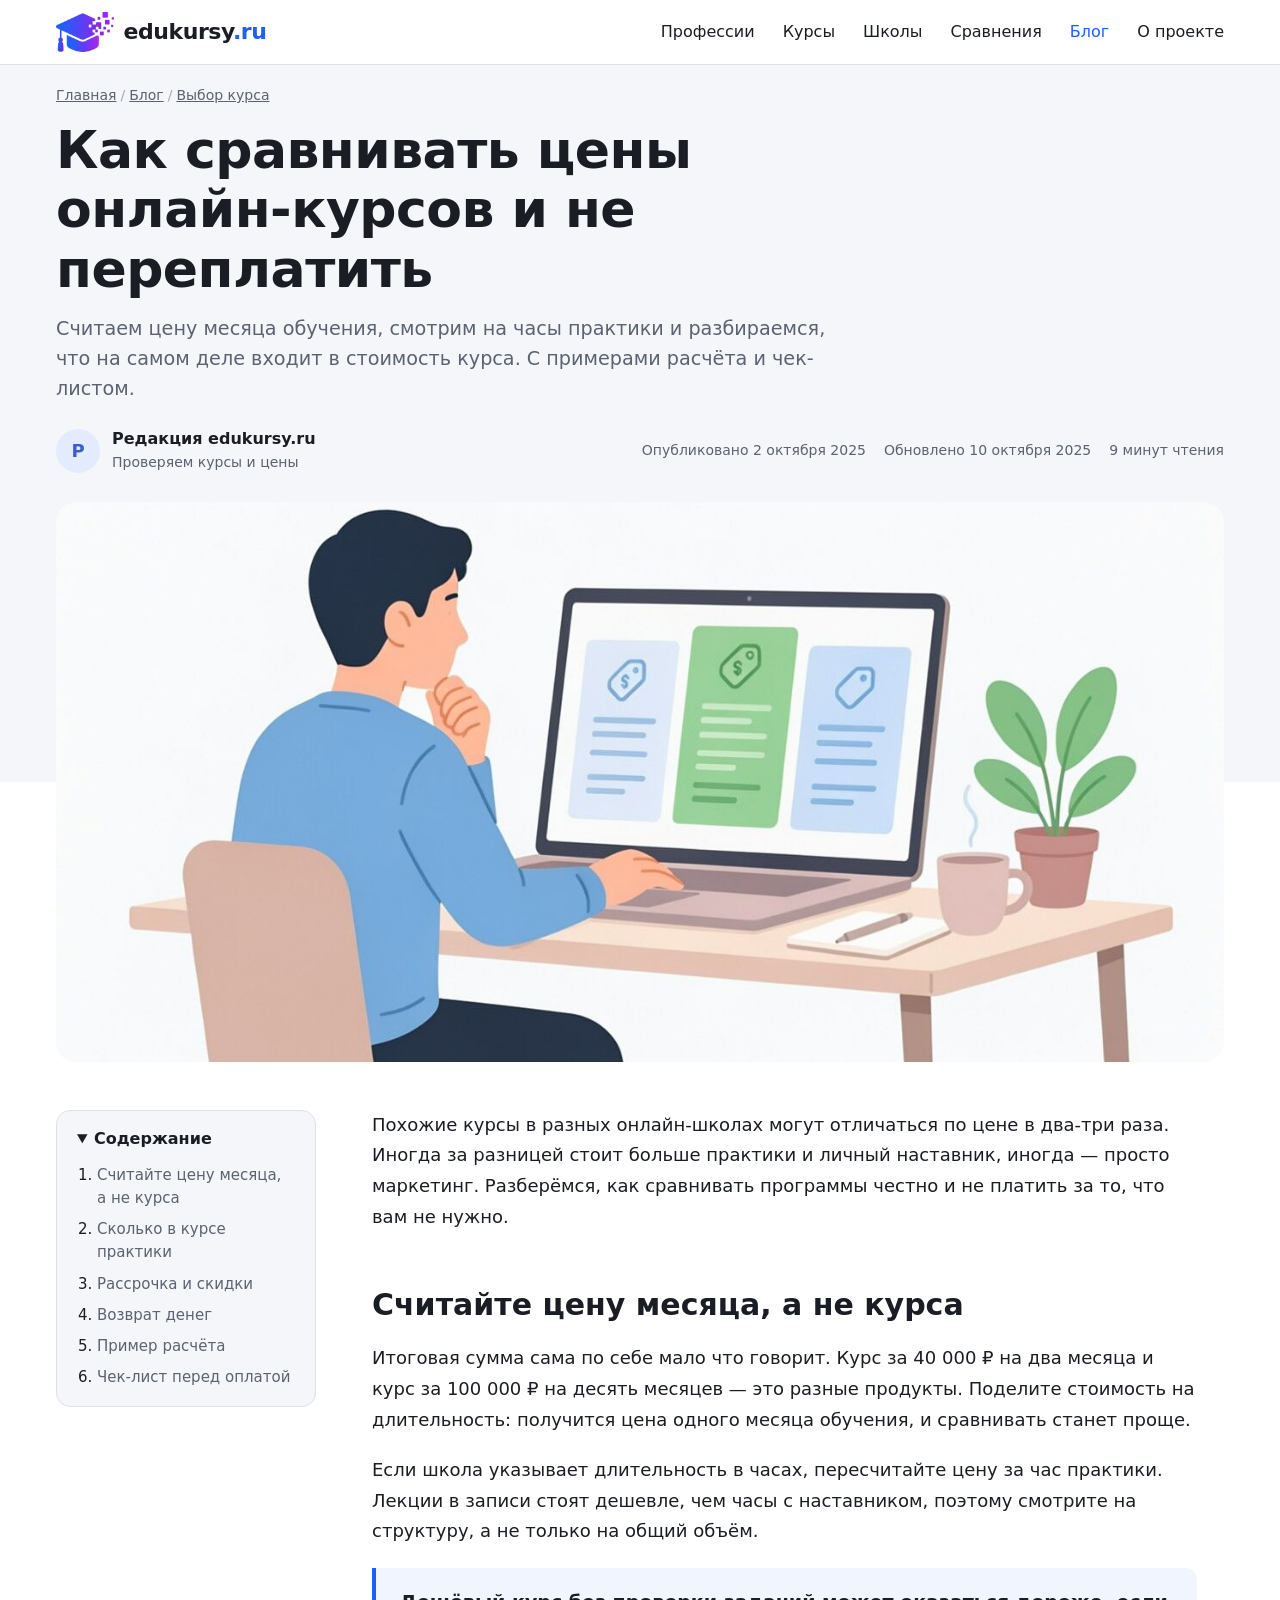
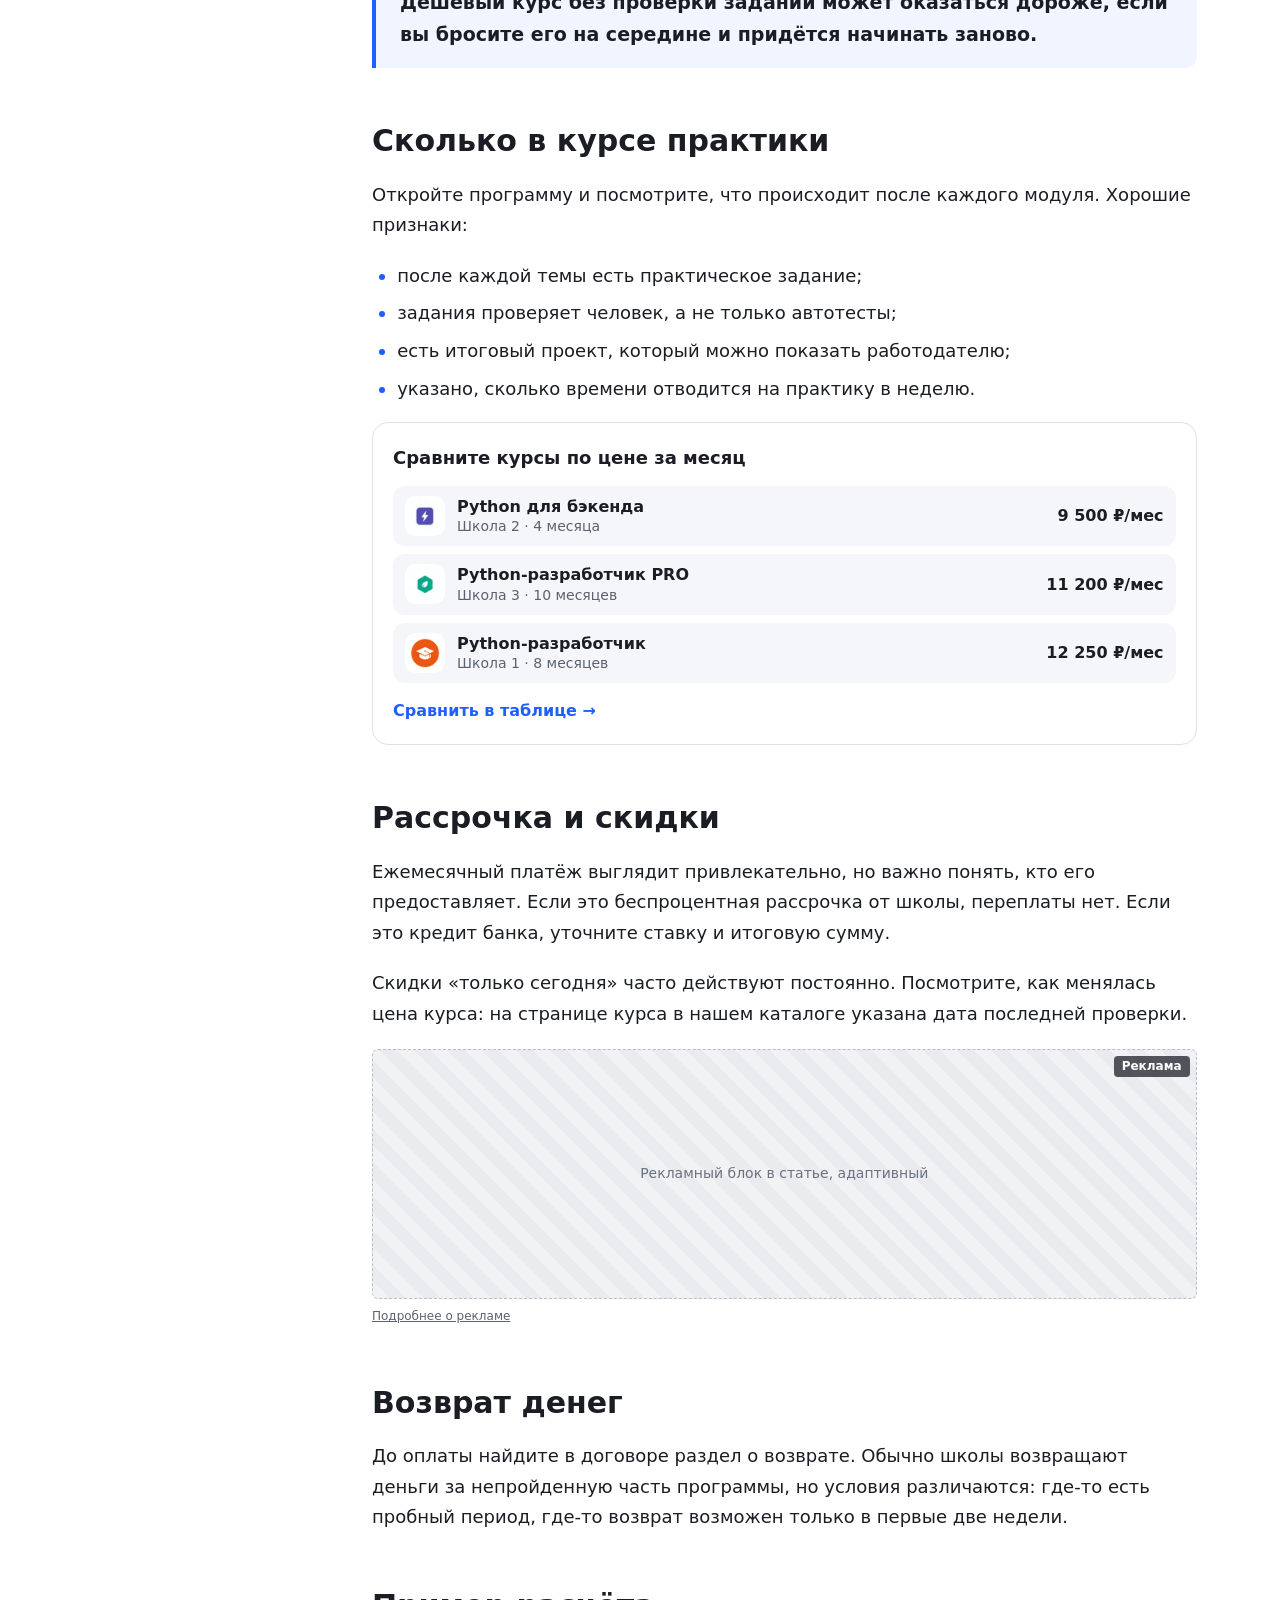
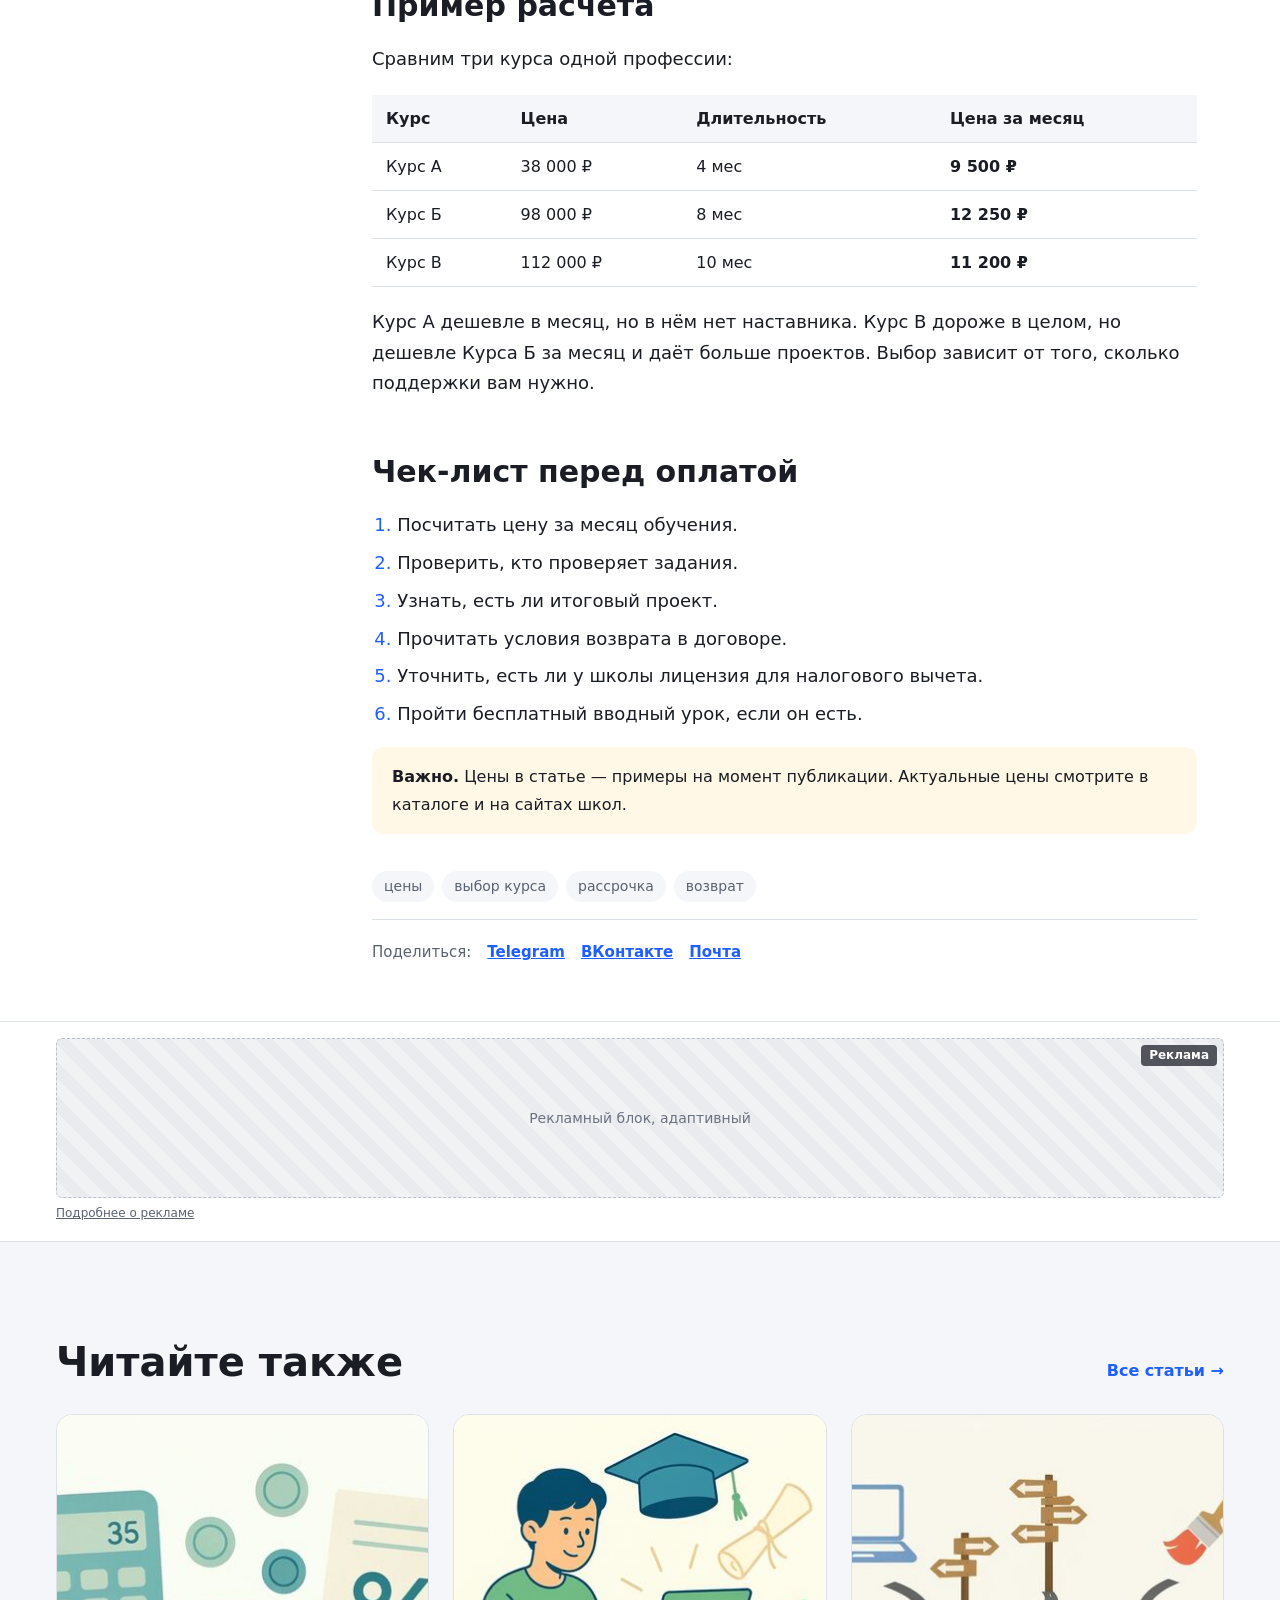
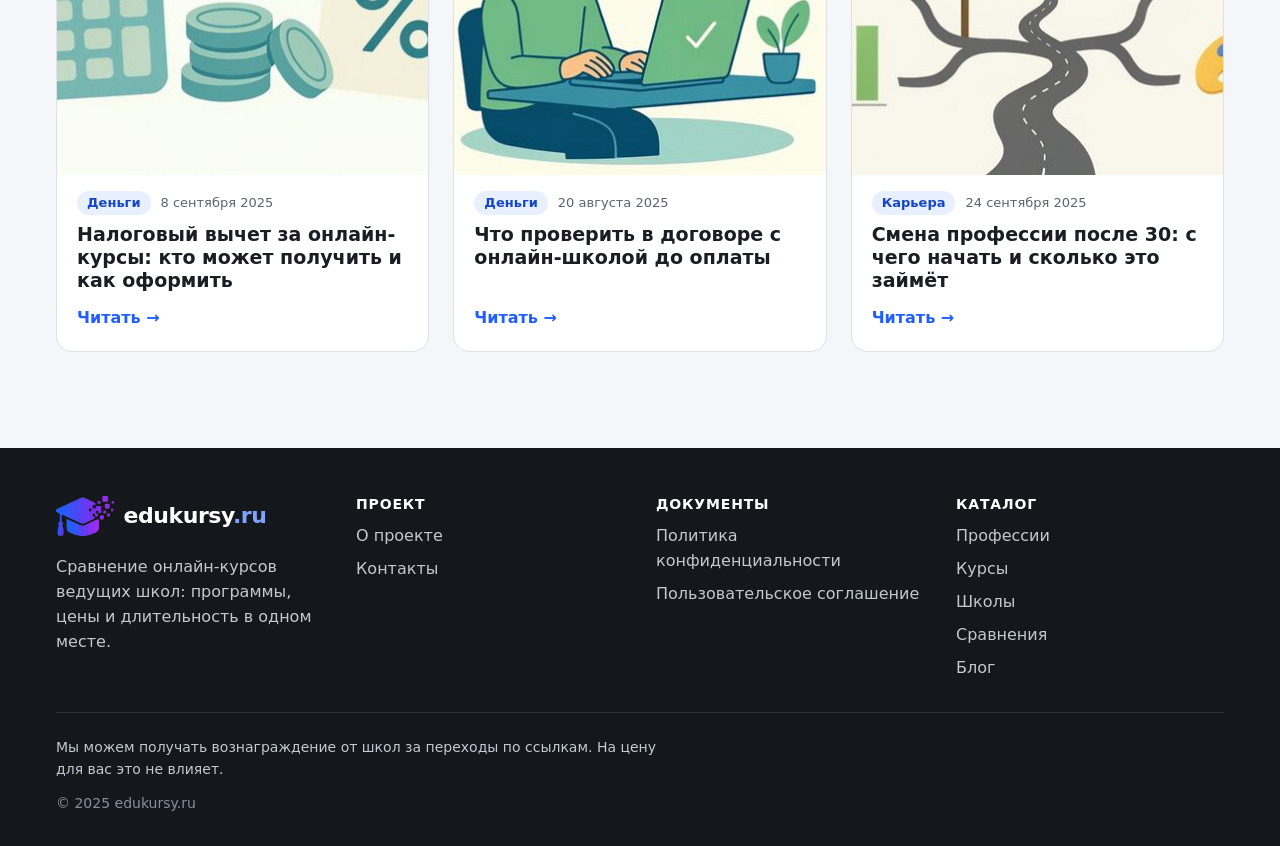
<file: public/main/blog/kak-sravnivat-ceny-kursov/index.html>
<!DOCTYPE html>
<html lang="ru">
<head>
  <meta charset="UTF-8">
  <meta name="viewport" content="width=device-width, initial-scale=1">
  <!-- DATA: title = «<post.seo_title|post.title> — блог edukursy.ru» -->
  <title>Как сравнивать цены онлайн-курсов и не переплатить — блог edukursy.ru</title>
  <meta name="description" content="Как сравнить стоимость онлайн-курсов: цена за месяц, часы практики, рассрочка и возврат. Пример расчёта и чек-лист.">
  <link rel="canonical" href="https://edukursy.ru/blog/kak-sravnivat-ceny-kursov/">
  <!-- DATA: Open Graph -->
  <meta property="og:type" content="article">
  <meta property="og:title" content="Как сравнивать цены онлайн-курсов и не переплатить">
  <meta property="og:image" content="https://edukursy.ru/img/blog-1-wide.jpg">
  <link rel="stylesheet" href="../../style.css">
</head>
<body>

  <!-- ============ ШАПКА (общая с главной) ============ -->
  <header class="site-header">
    <div class="site-header__inner">
      <a href="/" class="logo">
        <img src="../../img/logo.png" alt="" class="logo__img" width="48" height="40">
        <span class="logo__text">edukursy<span>.ru</span></span>
      </a>

      <button class="burger" type="button" aria-label="Открыть меню" aria-expanded="false" aria-controls="main-nav">
        <span></span><span></span><span></span>
      </button>

      <nav class="main-nav" id="main-nav" aria-label="Основное меню">
        <ul>
          <li><a href="/professions/">Профессии</a></li>
          <li><a href="/courses/">Курсы</a></li>
          <li><a href="/schools/">Школы</a></li>
          <li><a href="/compare/">Сравнения</a></li>
          <li><a href="/blog/" aria-current="page">Блог</a></li>
          <li><a href="/about/">О проекте</a></li>
        </ul>
      </nav>
    </div>
  </header>

  <main>
    <article class="article" itemscope itemtype="https://schema.org/Article">

      <!-- ============ ШАПКА СТАТЬИ ============ -->
      <header class="page-head article-head">
        <nav class="breadcrumbs" aria-label="Хлебные крошки">
          <ol itemscope itemtype="https://schema.org/BreadcrumbList">
            <li itemprop="itemListElement" itemscope itemtype="https://schema.org/ListItem"><a href="/" itemprop="item"><span itemprop="name">Главная</span></a><meta itemprop="position" content="1"></li>
            <li itemprop="itemListElement" itemscope itemtype="https://schema.org/ListItem"><a href="/blog/" itemprop="item"><span itemprop="name">Блог</span></a><meta itemprop="position" content="2"></li>
            <li itemprop="itemListElement" itemscope itemtype="https://schema.org/ListItem"><a href="/blog/?category=choice" itemprop="item"><span itemprop="name"><!-- DATA: post.category.name -->Выбор курса</span></a><meta itemprop="position" content="3"></li>
          </ol>
        </nav>

        <h1 class="article-head__title" itemprop="headline"><!-- DATA: post.title -->Как сравнивать цены онлайн-курсов и не переплатить</h1>
        <p class="article-head__lead" itemprop="description"><!-- DATA: post.excerpt -->Считаем цену месяца обучения, смотрим на часы практики и разбираемся, что на самом деле входит в стоимость курса. С примерами расчёта и чек-листом.</p>

        <div class="article-meta">
          <div class="article-meta__author" itemprop="author" itemscope itemtype="https://schema.org/Person">
            <span class="review__avatar" aria-hidden="true"><!-- DATA: author.name|first -->Р</span>
            <span><span class="article-meta__name" itemprop="name"><!-- DATA: author.name -->Редакция edukursy.ru</span><span class="article-meta__role"><!-- DATA: author.role -->Проверяем курсы и цены</span></span>
          </div>
          <ul class="article-meta__facts">
            <li>Опубликовано <time datetime="2025-10-02" itemprop="datePublished"><!-- DATA: post.published_at -->2 октября 2025</time></li>
            <li>Обновлено <time datetime="2025-10-10" itemprop="dateModified"><!-- DATA: post.updated_at -->10 октября 2025</time></li>
            <li><!-- DATA: post.read_time -->9 минут чтения</li>
          </ul>
        </div>
      </header>

      <figure class="article-cover">
        <img src="../../img/blog-1-wide.jpg" alt="Человек сравнивает цены нескольких курсов на экране ноутбука" width="1360" height="768" itemprop="image"><!-- DATA: post.cover, alt = post.cover_alt -->
      </figure>

      <!-- ============ ТЕЛО: оглавление + текст ============ -->
      <div class="article-layout">

        <aside class="article-toc" aria-label="Содержание статьи">
          <!-- DATA: оглавление строится из h2 статьи; на мобильном — раскрывающийся details -->
          <details class="article-toc__box" open>
            <summary class="article-toc__title">Содержание</summary>
            <ol>
              <li><a href="#price-month">Считайте цену месяца, а не курса</a></li>
              <li><a href="#practice">Сколько в курсе практики</a></li>
              <li><a href="#installment">Рассрочка и скидки</a></li>
              <li><a href="#refund">Возврат денег</a></li>
              <li><a href="#example">Пример расчёта</a></li>
              <li><a href="#checklist">Чек-лист перед оплатой</a></li>
            </ol>
          </details>
        </aside>

        <div class="article-body" itemprop="articleBody">
          <!-- DATA: post.body (HTML из редактора). Ниже — образец всех элементов, которые должен поддерживать стиль .article-body -->

          <p>Похожие курсы в разных онлайн-школах могут отличаться по цене в два-три раза. Иногда за разницей стоит больше практики и личный наставник, иногда — просто маркетинг. Разберёмся, как сравнивать программы честно и не платить за то, что вам не нужно.</p>

          <h2 id="price-month">Считайте цену месяца, а не курса</h2>
          <p>Итоговая сумма сама по себе мало что говорит. Курс за 40 000 ₽ на два месяца и курс за 100 000 ₽ на десять месяцев — это разные продукты. Поделите стоимость на длительность: получится цена одного месяца обучения, и сравнивать станет проще.</p>
          <p>Если школа указывает длительность в часах, пересчитайте цену за час практики. Лекции в записи стоят дешевле, чем часы с наставником, поэтому смотрите на структуру, а не только на общий объём.</p>

          <blockquote>
            <p>Дешёвый курс без проверки заданий может оказаться дороже, если вы бросите его на середине и придётся начинать заново.</p>
          </blockquote>

          <h2 id="practice">Сколько в курсе практики</h2>
          <p>Откройте программу и посмотрите, что происходит после каждого модуля. Хорошие признаки:</p>
          <ul>
            <li>после каждой темы есть практическое задание;</li>
            <li>задания проверяет человек, а не только автотесты;</li>
            <li>есть итоговый проект, который можно показать работодателю;</li>
            <li>указано, сколько времени отводится на практику в неделю.</li>
          </ul>

          <!-- ===== Вставка: подходящие курсы из каталога (не реклама — обычные данные каталога) ===== -->
          <aside class="article-courses" aria-label="Курсы по теме">
            <p class="article-courses__title">Сравните курсы по цене за месяц</p>
            <ul class="article-courses__list">
              <!-- DATA: 2–3 курса из каталога по тегам статьи -->
              <li>
                <a href="/courses/school-2/python-backend/" class="article-course">
                  <img src="../../img/school-2.jpg" alt="" width="40" height="40">
                  <span class="article-course__info"><span class="article-course__name">Python для бэкенда</span><span class="article-course__meta">Школа 2 · 4 месяца</span></span>
                  <span class="article-course__price">9 500 ₽/мес</span>
                </a>
              </li>
              <li>
                <a href="/courses/school-3/python-razrabotchik-pro/" class="article-course">
                  <img src="../../img/school-3.jpg" alt="" width="40" height="40">
                  <span class="article-course__info"><span class="article-course__name">Python-разработчик PRO</span><span class="article-course__meta">Школа 3 · 10 месяцев</span></span>
                  <span class="article-course__price">11 200 ₽/мес</span>
                </a>
              </li>
              <li>
                <a href="/courses/school-1/python-razrabotchik/" class="article-course">
                  <img src="../../img/school-1.jpg" alt="" width="40" height="40">
                  <span class="article-course__info"><span class="article-course__name">Python-разработчик</span><span class="article-course__meta">Школа 1 · 8 месяцев</span></span>
                  <span class="article-course__price">12 250 ₽/мес</span>
                </a>
              </li>
            </ul>
            <a href="/compare/" class="link-arrow">Сравнить в таблице →</a>
          </aside>

          <h2 id="installment">Рассрочка и скидки</h2>
          <p>Ежемесячный платёж выглядит привлекательно, но важно понять, кто его предоставляет. Если это беспроцентная рассрочка от школы, переплаты нет. Если это кредит банка, уточните ставку и итоговую сумму.</p>
          <p>Скидки «только сегодня» часто действуют постоянно. Посмотрите, как менялась цена курса: на странице курса в нашем каталоге указана дата последней проверки.</p>

          <!-- ===== РЕКЛАМНЫЙ БЛОК 1 — внутри текста, после ~40% статьи ===== -->
          <div class="ad-wrap ad-wrap--article">
            <aside class="ad-slot ad-slot--article" aria-label="Реклама">
              <span class="ad-label">Реклама</span>
              <!-- AD SLOT: 1, адаптивный баннер внутри статьи, высота 250px -->
              <div class="ad-placeholder">Рекламный блок в статье, адаптивный</div>
            </aside>
            <a href="/privacy" class="ad-more">Подробнее о рекламе</a>
          </div>

          <h2 id="refund">Возврат денег</h2>
          <p>До оплаты найдите в договоре раздел о возврате. Обычно школы возвращают деньги за непройденную часть программы, но условия различаются: где-то есть пробный период, где-то возврат возможен только в первые две недели.</p>

          <h2 id="example">Пример расчёта</h2>
          <p>Сравним три курса одной профессии:</p>
          <div class="article-table">
            <table>
              <thead>
                <tr><th scope="col">Курс</th><th scope="col">Цена</th><th scope="col">Длительность</th><th scope="col">Цена за месяц</th></tr>
              </thead>
              <tbody>
                <tr><td>Курс А</td><td>38 000 ₽</td><td>4 мес</td><td><strong>9 500 ₽</strong></td></tr>
                <tr><td>Курс Б</td><td>98 000 ₽</td><td>8 мес</td><td><strong>12 250 ₽</strong></td></tr>
                <tr><td>Курс В</td><td>112 000 ₽</td><td>10 мес</td><td><strong>11 200 ₽</strong></td></tr>
              </tbody>
            </table>
          </div>
          <p>Курс А дешевле в месяц, но в нём нет наставника. Курс В дороже в целом, но дешевле Курса Б за месяц и даёт больше проектов. Выбор зависит от того, сколько поддержки вам нужно.</p>

          <h2 id="checklist">Чек-лист перед оплатой</h2>
          <ol>
            <li>Посчитать цену за месяц обучения.</li>
            <li>Проверить, кто проверяет задания.</li>
            <li>Узнать, есть ли итоговый проект.</li>
            <li>Прочитать условия возврата в договоре.</li>
            <li>Уточнить, есть ли у школы лицензия для налогового вычета.</li>
            <li>Пройти бесплатный вводный урок, если он есть.</li>
          </ol>

          <div class="article-note">
            <p><strong>Важно.</strong> Цены в статье — примеры на момент публикации. Актуальные цены смотрите в каталоге и на сайтах школ.</p>
          </div>

          <!-- ===== Теги ===== -->
          <ul class="article-tags" aria-label="Теги">
            <!-- DATA: post.tags -->
            <li><a href="/blog/?tag=ceny">цены</a></li>
            <li><a href="/blog/?tag=vybor-kursa">выбор курса</a></li>
            <li><a href="/blog/?tag=rassrochka">рассрочка</a></li>
            <li><a href="/blog/?tag=vozvrat">возврат</a></li>
          </ul>

          <!-- ===== Поделиться (обычные ссылки, без внешних скриптов) ===== -->
          <div class="article-share">
            <span>Поделиться:</span>
            <a href="https://t.me/share/url?url=https%3A%2F%2Fedukursy.ru%2Fblog%2Fkak-sravnivat-ceny-kursov%2F" rel="noopener" target="_blank">Telegram</a>
            <a href="https://vk.com/share.php?url=https%3A%2F%2Fedukursy.ru%2Fblog%2Fkak-sravnivat-ceny-kursov%2F" rel="noopener" target="_blank">ВКонтакте</a>
            <a href="mailto:?subject=%D0%9A%D0%B0%D0%BA%20%D1%81%D1%80%D0%B0%D0%B2%D0%BD%D0%B8%D0%B2%D0%B0%D1%82%D1%8C%20%D1%86%D0%B5%D0%BD%D1%8B%20%D0%BA%D1%83%D1%80%D1%81%D0%BE%D0%B2&amp;body=https%3A%2F%2Fedukursy.ru%2Fblog%2Fkak-sravnivat-ceny-kursov%2F">Почта</a>
          </div>
        </div>
      </div>
    </article>

    <!-- ============ РЕКЛАМНЫЙ БЛОК 2 — после статьи ============ -->
    <div class="ad-wrap ad-wrap--inline">
      <aside class="ad-slot ad-slot--inline" aria-label="Реклама">
        <span class="ad-label">Реклама</span>
        <!-- AD SLOT: 2, адаптивный баннер -->
        <div class="ad-placeholder">Рекламный блок, адаптивный</div>
      </aside>
      <a href="/privacy" class="ad-more">Подробнее о рекламе</a>
    </div>

    <!-- ============ ЧИТАЙТЕ ТАКЖЕ ============ -->
    <section class="section section--light" aria-labelledby="related-title">
      <div class="section-head">
        <h2 class="section__title" id="related-title">Читайте также</h2>
        <a href="/blog/" class="link-arrow">Все статьи →</a>
      </div>
      <div class="grid blog-grid">
        <!-- DATA: 3 статьи той же рубрики или по общим тегам -->
        <article class="post-card">
          <a href="/blog/nalogovyj-vychet-za-obuchenie/" class="post-card__link">
            <img src="../../img/blog-5.jpg" alt="" class="post-card__img" width="640" height="360" loading="lazy">
            <div class="post-card__body">
              <p class="post-card__meta"><span class="post-card__tag">Деньги</span> <span>8 сентября 2025</span></p>
              <h3 class="post-card__title">Налоговый вычет за онлайн-курсы: кто может получить и как оформить</h3>
              <span class="post-card__more">Читать →</span>
            </div>
          </a>
        </article>
        <article class="post-card">
          <a href="/blog/chto-proverit-v-dogovore/" class="post-card__link">
            <img src="../../img/blog-4.jpg" alt="" class="post-card__img" width="640" height="360" loading="lazy">
            <div class="post-card__body">
              <p class="post-card__meta"><span class="post-card__tag">Деньги</span> <span>20 августа 2025</span></p>
              <h3 class="post-card__title">Что проверить в договоре с онлайн-школой до оплаты</h3>
              <span class="post-card__more">Читать →</span>
            </div>
          </a>
        </article>
        <article class="post-card">
          <a href="/blog/smena-professii-posle-30/" class="post-card__link">
            <img src="../../img/blog-2.jpg" alt="" class="post-card__img" width="640" height="360" loading="lazy">
            <div class="post-card__body">
              <p class="post-card__meta"><span class="post-card__tag">Карьера</span> <span>24 сентября 2025</span></p>
              <h3 class="post-card__title">Смена профессии после 30: с чего начать и сколько это займёт</h3>
              <span class="post-card__more">Читать →</span>
            </div>
          </a>
        </article>
      </div>
    </section>

  </main>

  <!-- ============ ПОДВАЛ (общий с главной) ============ -->
  <footer class="site-footer">
    <div class="site-footer__top">
      <div class="site-footer__brand">
        <a href="/" class="logo logo--light">
          <img src="../../img/logo.png" alt="" class="logo__img" width="48" height="40">
          <span class="logo__text">edukursy<span>.ru</span></span>
        </a>
        <p>Сравнение онлайн-курсов ведущих школ: программы, цены и длительность в одном месте.</p>
      </div>

      <nav class="site-footer__nav" aria-label="Информация">
        <h2 class="site-footer__heading">Проект</h2>
        <ul>
          <li><a href="/about">О проекте</a></li>
          <li><a href="/contacts">Контакты</a></li>
        </ul>
      </nav>

      <nav class="site-footer__nav" aria-label="Документы">
        <h2 class="site-footer__heading">Документы</h2>
        <ul>
          <li><a href="/privacy">Политика конфиденциальности</a></li>
          <li><a href="/terms">Пользовательское соглашение</a></li>
        </ul>
      </nav>

      <nav class="site-footer__nav" aria-label="Каталог">
        <h2 class="site-footer__heading">Каталог</h2>
        <ul>
          <li><a href="/professions/">Профессии</a></li>
          <li><a href="/courses/">Курсы</a></li>
          <li><a href="/schools/">Школы</a></li>
          <li><a href="/compare/">Сравнения</a></li>
          <li><a href="/blog/">Блог</a></li>
        </ul>
      </nav>
    </div>

    <p class="site-footer__disclosure">Мы можем получать вознаграждение от школ за переходы по ссылкам. На цену для вас это не влияет.</p>
    <p class="site-footer__copy">© <!-- DATA: current_year -->2025 edukursy.ru</p>
  </footer>

  <script src="../../script.js"></script>
</body>
</html>
</file>
<file: public/main/style.css>
/* ===== Базовые переменные ===== */
:root {
  --c-text: #1a1d23;
  --c-muted: #5b6270;
  --c-bg: #ffffff;
  --c-bg-light: #f4f6f9;
  --c-border: #dde1e8;
  --c-primary: #1f5eff;
  --c-primary-dark: #1546c4;
  --c-accent: #0f9d6b;
  --c-ph: #d6dae1;
  --c-ph-text: #6b7280;
  --c-footer: #14171c;
  --c-footer-text: #c3c8d1;

  --gutter: 16px;
  --radius: 12px;
  --header-h: 64px;

  --font: system-ui, -apple-system, "Segoe UI", Roboto, sans-serif;
}

@media (min-width: 768px) {
  :root {
    --gutter: 32px;
  }
}
@media (min-width: 1200px) {
  :root {
    --gutter: 56px;
  }
}

/* ===== Сброс ===== */
*,
*::before,
*::after {
  box-sizing: border-box;
}
html {
  -webkit-text-size-adjust: 100%;
  scroll-behavior: smooth;
}
body {
  margin: 0;
  font-family: var(--font);
  font-size: 16px;
  line-height: 1.55;
  color: var(--c-text);
  background: var(--c-bg);
}
img {
  max-width: 100%;
  display: block;
}
a {
  color: var(--c-primary);
}
a:hover {
  color: var(--c-primary-dark);
}
h1,
h2,
h3 {
  line-height: 1.2;
  margin: 0;
}
p {
  margin: 0;
}
ul,
ol {
  margin: 0;
  padding: 0;
  list-style: none;
}
:focus-visible {
  outline: 3px solid var(--c-primary);
  outline-offset: 2px;
}

.visually-hidden {
  position: absolute;
  width: 1px;
  height: 1px;
  padding: 0;
  margin: -1px;
  overflow: hidden;
  clip: rect(0 0 0 0);
  white-space: nowrap;
  border: 0;
}

/* ===== Плейсхолдеры ===== */
.placeholder {
  display: flex;
  align-items: center;
  justify-content: center;
  background: var(--c-ph);
  color: var(--c-ph-text);
  font-size: 13px;
  text-align: center;
  border-radius: 8px;
  padding: 8px;
}

/* ===== Шапка ===== */
.site-header {
  position: sticky;
  top: 0;
  z-index: 100;
  background: var(--c-bg);
  border-bottom: 1px solid var(--c-border);
}
.site-header__inner {
  height: var(--header-h);
  padding: 0 var(--gutter);
  display: flex;
  align-items: center;
  justify-content: space-between;
}
.logo {
  display: inline-flex;
  align-items: center;
  gap: 10px;
  font-size: 22px;
  font-weight: 800;
  letter-spacing: -0.02em;
  color: var(--c-text);
  text-decoration: none;
}
.logo__img {
  width: auto;
  height: 40px;
}
.logo__text span {
  color: var(--c-primary);
}
.logo--light {
  color: #fff;
}
.logo--light .logo__text span {
  color: #7ea2ff;
}

.burger {
  width: 44px;
  height: 44px;
  display: flex;
  flex-direction: column;
  justify-content: center;
  gap: 5px;
  padding: 10px;
  border: 0;
  background: transparent;
  cursor: pointer;
}
.burger span {
  display: block;
  height: 2px;
  background: var(--c-text);
  border-radius: 2px;
  transition:
    transform 0.2s,
    opacity 0.2s;
}
.burger[aria-expanded="true"] span:nth-child(1) {
  transform: translateY(7px) rotate(45deg);
}
.burger[aria-expanded="true"] span:nth-child(2) {
  opacity: 0;
}
.burger[aria-expanded="true"] span:nth-child(3) {
  transform: translateY(-7px) rotate(-45deg);
}

.main-nav {
  display: none;
  position: absolute;
  top: var(--header-h);
  left: 0;
  right: 0;
  background: var(--c-bg);
  border-bottom: 1px solid var(--c-border);
  padding: 8px var(--gutter) 16px;
}
.main-nav.is-open {
  display: block;
}
.main-nav a {
  display: block;
  padding: 12px 0;
  color: var(--c-text);
  text-decoration: none;
  font-weight: 500;
}
.main-nav a:hover {
  color: var(--c-primary);
}

@media (min-width: 768px) {
  .burger {
    display: none;
  }
  .main-nav {
    display: block;
    position: static;
    padding: 0;
    border: 0;
    background: none;
  }
  .main-nav ul {
    display: flex;
    gap: 28px;
  }
  .main-nav a {
    padding: 8px 0;
  }
}

/* ===== Секции ===== */
.section {
  padding: 48px var(--gutter);
}
.section--light {
  background: var(--c-bg-light);
}
.section__title {
  font-size: clamp(26px, 3.2vw, 40px);
  font-weight: 800;
  margin-bottom: 28px;
}
.section__more {
  margin-top: 24px;
}
.link-arrow {
  font-weight: 600;
  text-decoration: none;
}
.link-arrow:hover {
  text-decoration: underline;
}

@media (min-width: 768px) {
  .section {
    padding: 72px var(--gutter);
  }
}
@media (min-width: 1200px) {
  .section {
    padding: 96px var(--gutter);
  }
}

/* ===== Кнопки ===== */
.btn {
  display: inline-flex;
  align-items: center;
  justify-content: center;
  font: inherit;
  font-weight: 700;
  text-decoration: none;
  border-radius: 10px;
  border: 0;
  cursor: pointer;
}
.btn--primary {
  background: var(--c-primary);
  color: #fff;
}
.btn--primary:hover {
  background: var(--c-primary-dark);
  color: #fff;
}
.btn--lg {
  padding: 16px 28px;
  font-size: 18px;
}

/* ===== Hero ===== */
.hero {
  min-height: 100vh;
  display: grid;
  gap: 32px;
  align-content: center;
  background: linear-gradient(135deg, #eef3ff 0%, #ffffff 60%);
}
.hero__title {
  font-size: clamp(32px, 6vw, 72px);
  font-weight: 800;
  letter-spacing: -0.02em;
  max-width: 18ch;
}
.hero__subtitle {
  margin-top: 20px;
  font-size: clamp(17px, 1.6vw, 22px);
  color: var(--c-muted);
  max-width: 55ch;
}
.hero__actions {
  margin-top: 32px;
  display: flex;
  flex-direction: column;
  gap: 12px;
}
.search {
  display: flex;
  background: #fff;
  border: 1px solid var(--c-border);
  border-radius: 10px;
  overflow: hidden;
  flex: 1 1 300px;
  max-width: 480px;
}
.search__input {
  flex: 1;
  min-width: 0;
  font: inherit;
  font-size: 17px;
  padding: 14px 16px;
  border: 0;
  outline: none;
  color: var(--c-text);
  background: transparent;
}
.search__btn {
  font: inherit;
  font-weight: 600;
  padding: 0 20px;
  border: 0;
  cursor: pointer;
  background: var(--c-bg-light);
  color: var(--c-text);
  border-left: 1px solid var(--c-border);
}
.search__btn:hover {
  background: var(--c-border);
}
.search:focus-within {
  border-color: var(--c-primary);
}

.hero__stats {
  margin-top: 32px;
  display: flex;
  flex-wrap: wrap;
  gap: 12px 32px;
  color: var(--c-muted);
}
.hero__stats strong {
  color: var(--c-text);
  font-size: 22px;
  margin-right: 4px;
}

.hero__img {
  width: 100%;
  aspect-ratio: 1 / 1;
  max-height: 560px;
  object-fit: cover;
  border-radius: 24px;
}

@media (min-width: 480px) {
  .hero__actions {
    flex-direction: row;
    flex-wrap: wrap;
    align-items: stretch;
  }
}
@media (min-width: 1200px) {
  .hero {
    grid-template-columns: 1.2fr 1fr;
    gap: 64px;
    align-items: center;
  }
}

/* ===== Сетки ===== */
.grid {
  display: grid;
  grid-template-columns: repeat(auto-fill, minmax(260px, 1fr));
  gap: 16px;
}
@media (min-width: 768px) {
  .grid {
    gap: 24px;
  }
}

/* ===== Шаги ===== */
.steps {
  display: grid;
  grid-template-columns: repeat(auto-fit, minmax(260px, 1fr));
  gap: 24px;
  counter-reset: none;
}
.step {
  position: relative;
  padding: 24px;
  border-radius: var(--radius);
  background: var(--c-bg-light);
}
.step__num {
  position: absolute;
  top: 20px;
  right: 24px;
  font-size: 40px;
  font-weight: 800;
  color: var(--c-border);
}
.step__title {
  font-size: 20px;
  font-weight: 700;
  margin-bottom: 8px;
}
.step__text {
  color: var(--c-muted);
  max-width: 70ch;
}

/* ===== Доверие ===== */
.trust-item {
  padding: 24px;
  border-left: 4px solid var(--c-accent);
  background: var(--c-bg-light);
  border-radius: 0 var(--radius) var(--radius) 0;
}
.trust-item__title {
  font-size: 18px;
  font-weight: 700;
  margin-bottom: 8px;
}
.trust-item__text {
  color: var(--c-muted);
}

/* ===== SEO-текст ===== */
.prose {
  max-width: 70ch;
}
.prose p {
  margin-bottom: 1em;
  font-size: 17px;
  line-height: 1.7;
}
.prose p:last-child {
  margin-bottom: 0;
}

/* ===== FAQ ===== */
.faq {
  max-width: 70ch;
}
.faq-item {
  border-bottom: 1px solid var(--c-border);
}
.faq-item__q {
  font-size: inherit;
  font-weight: inherit;
}
.faq-item__btn {
  width: 100%;
  display: flex;
  justify-content: space-between;
  align-items: center;
  gap: 16px;
  padding: 20px 0;
  font: inherit;
  font-size: 18px;
  font-weight: 600;
  text-align: left;
  color: var(--c-text);
  background: none;
  border: 0;
  cursor: pointer;
}
.faq-item__btn::after {
  content: "+";
  flex-shrink: 0;
  font-size: 26px;
  font-weight: 400;
  line-height: 1;
  color: var(--c-primary);
}
.faq-item__btn[aria-expanded="true"]::after {
  content: "−";
}
.faq-item__a {
  padding: 0 0 20px;
  color: var(--c-muted);
}

/* ===== Рекламные слоты ===== */
.ad-wrap {
  padding: 16px var(--gutter);
  background: var(--c-bg);
  border-top: 1px solid var(--c-border);
  border-bottom: 1px solid var(--c-border);
}
.ad-slot {
  position: relative;
  width: 100%;
  overflow: hidden;
  border: 1px dashed #b9bfca;
  border-radius: 6px;
  background: repeating-linear-gradient(
    45deg,
    #f1f2f4 0 12px,
    #e9ebee 12px 24px
  );
}
.ad-slot > a,
.ad-slot > img,
.ad-slot img {
  display: block;
  width: 100%;
  height: 100%;
  object-fit: contain;
}
.ad-label {
  position: absolute;
  top: 6px;
  right: 6px;
  z-index: 2;
  padding: 2px 8px;
  font-size: 12px;
  font-weight: 600;
  line-height: 1.4;
  color: #fff;
  background: rgba(30, 33, 40, 0.75);
  border-radius: 4px;
  pointer-events: none;
}
.ad-placeholder {
  height: 100%;
  display: flex;
  align-items: center;
  justify-content: center;
  padding: 16px;
  text-align: center;
  color: var(--c-ph-text);
  font-size: 14px;
}
.ad-more {
  display: inline-block;
  margin-top: 6px;
  font-size: 12px;
  color: var(--c-muted);
}

/* Фиксированные высоты — защита от сдвига макета (CLS) */
.ad-slot--inline {
  height: 120px;
}
.ad-slot--bottom {
  height: 250px;
}
.ad-slot--native {
  min-height: 0;
  height: auto;
}

@media (min-width: 768px) {
  .ad-slot--inline {
    height: 160px;
  }
  .ad-slot--bottom {
    height: 250px;
    max-width: 970px;
    margin: 0 auto;
  }
  .ad-wrap--bottom .ad-more {
    display: block;
    max-width: 970px;
    margin: 6px auto 0;
  }
}

/* Нативный блок — оформлен как карточка, но с явной пометкой */
.ad-wrap--native {
  background: var(--c-bg-light);
}
.ad-native {
  display: grid;
  grid-template-columns: 1fr;
  gap: 16px;
  padding: 16px;
  height: 300px;
  background: #fff;
}
.ad-native__media {
  height: 140px;
}
.ad-native__title {
  font-size: 18px;
  font-weight: 700;
}
.ad-native__text {
  color: var(--c-muted);
  margin-top: 6px;
}
.ad-native__advertiser {
  margin-top: 8px;
  font-size: 12px;
  color: var(--c-ph-text);
}

@media (min-width: 480px) {
  .ad-native {
    grid-template-columns: 180px 1fr;
    height: 180px;
  }
  .ad-native__media {
    height: 100%;
  }
}

/* ===== Подвал ===== */
.site-footer {
  background: var(--c-footer);
  color: var(--c-footer-text);
  padding: 48px var(--gutter) 32px;
}
.site-footer__top {
  display: grid;
  grid-template-columns: repeat(auto-fit, minmax(200px, 1fr));
  gap: 32px;
  padding-bottom: 32px;
  border-bottom: 1px solid #2b3039;
}
.site-footer__brand p {
  margin-top: 12px;
  max-width: 40ch;
}
.site-footer__heading {
  font-size: 14px;
  font-weight: 700;
  text-transform: uppercase;
  letter-spacing: 0.06em;
  color: #fff;
  margin-bottom: 12px;
}
.site-footer__nav li + li {
  margin-top: 8px;
}
.site-footer a:not(.logo) {
  color: var(--c-footer-text);
  text-decoration: none;
}
.site-footer a:not(.logo):hover {
  color: #fff;
  text-decoration: underline;
}
.site-footer__disclosure {
  margin-top: 24px;
  font-size: 14px;
  max-width: 70ch;
}
.site-footer__copy {
  margin-top: 12px;
  font-size: 14px;
  color: #8a909b;
}

/* ===== Кнопки: доп. варианты ===== */
.btn--outline {
  padding: 12px 18px;
  background: #fff;
  color: var(--c-primary);
  border: 1px solid var(--c-primary);
  font-weight: 600;
}
.btn--outline:hover {
  background: var(--c-primary);
  color: #fff;
}
.btn--block {
  display: flex;
  width: 100%;
}

/* ===== Общая карточка ===== */
.profession-card,
.course-card,
.school-card,
.post-card {
  display: flex;
  flex-direction: column;
  background: #fff;
  border: 1px solid var(--c-border);
  border-radius: 16px;
  overflow: hidden;
  transition: box-shadow 0.15s, border-color 0.15s;
}
.profession-card:hover,
.course-card:hover,
.school-card:hover,
.post-card:hover {
  border-color: #c3cbe0;
  box-shadow: 0 8px 24px rgba(20, 40, 90, 0.08);
}

/* ===== Карточка профессии ===== */
.profession-card__img,
.course-card__img,
.post-card__img {
  width: 100%;
  aspect-ratio: 16 / 9;
  object-fit: cover;
  background: var(--c-ph);
}
.profession-card__body,
.course-card__body {
  display: flex;
  flex-direction: column;
  gap: 6px;
  flex: 1;
  padding: 16px 20px 20px;
}
.profession-card__name {
  font-size: 20px;
  font-weight: 700;
}
.profession-card__count {
  color: var(--c-muted);
  font-size: 15px;
}
.profession-card__price {
  margin-top: auto;
  padding-top: 10px;
  font-size: 20px;
  font-weight: 800;
}
.profession-card__total {
  color: var(--c-muted);
  font-size: 15px;
}
.profession-card__btn {
  margin-top: 14px;
}

/* ===== Карточка курса ===== */
.course-card__school {
  display: flex;
  align-items: center;
  gap: 8px;
  font-size: 15px;
}
.course-card__logo {
  width: 24px;
  height: 24px;
  border-radius: 6px;
}
.course-card__rating {
  font-size: 14px;
}
.course-card__stars::after {
  content: " ★";
  color: #f5a524;
}
.course-card__reviews {
  color: var(--c-muted);
}
.course-card__title {
  font-size: 18px;
  font-weight: 700;
  margin-top: 4px;
  display: -webkit-box;
  -webkit-line-clamp: 2;
  -webkit-box-orient: vertical;
  overflow: hidden;
  min-height: 2.4em;
}
.course-card__meta {
  color: var(--c-muted);
  font-size: 14px;
}
.course-card__prices {
  margin-top: auto;
  padding: 12px 0 14px;
  font-weight: 700;
}
.course-card__month {
  font-size: 17px;
}
.course-card__total {
  font-size: 17px;
  margin-top: 4px;
}
.course-card__prices s {
  margin-left: 6px;
  font-weight: 400;
  color: #9aa1ad;
}

/* ===== Карточка школы ===== */
.school-grid {
  grid-template-columns: repeat(auto-fill, minmax(300px, 1fr));
}
.school-card {
  flex-direction: row;
  flex-wrap: wrap;
  align-items: center;
  gap: 16px;
  padding: 20px;
}
.school-card__logo {
  width: 64px;
  height: 64px;
  border-radius: 14px;
  flex-shrink: 0;
}
.school-card__body {
  flex: 1;
  min-width: 0;
}
.school-card__name {
  font-size: 20px;
  font-weight: 700;
}
.school-card__rating {
  font-size: 14px;
  margin-top: 2px;
}
.school-card__rating::before {
  content: "★ ";
  color: #f5a524;
}
.school-card__count {
  color: var(--c-muted);
  font-size: 14px;
  margin-top: 2px;
}
.school-card__btn {
  width: 100%;
}

/* ===== Шаги (без иконок) ===== */
.step {
  background: #fff;
  border: 1px solid var(--c-border);
}
.step__num {
  position: static;
  display: inline-flex;
  align-items: center;
  justify-content: center;
  width: 44px;
  height: 44px;
  margin-bottom: 16px;
  border-radius: 50%;
  font-size: 20px;
  color: #fff;
  background: var(--c-primary);
}

/* ===== Блог ===== */
.blog-grid {
  grid-template-columns: repeat(auto-fill, minmax(300px, 1fr));
}
.post-card__link {
  display: flex;
  flex-direction: column;
  height: 100%;
  color: inherit;
  text-decoration: none;
}
.post-card__body {
  display: flex;
  flex-direction: column;
  gap: 8px;
  flex: 1;
  padding: 16px 20px 20px;
}
.post-card__meta {
  display: flex;
  flex-wrap: wrap;
  align-items: center;
  gap: 10px;
  font-size: 13px;
  color: var(--c-muted);
}
.post-card__tag {
  padding: 2px 10px;
  border-radius: 999px;
  background: #e8efff;
  color: var(--c-primary-dark);
  font-weight: 600;
}
.post-card__title {
  font-size: 19px;
  font-weight: 700;
}
.post-card__excerpt {
  color: var(--c-muted);
  font-size: 15px;
}
.post-card__more {
  margin-top: auto;
  padding-top: 6px;
  font-weight: 600;
  color: var(--c-primary);
}

/* ===== Виджет подбора курса ===== */
.section--picker {
  background: var(--c-primary);
}
.picker {
  display: grid;
  gap: 28px;
  color: #fff;
}
.picker__title {
  font-size: clamp(26px, 3.2vw, 40px);
  font-weight: 800;
}
.picker__subtitle {
  margin-top: 10px;
  max-width: 50ch;
  color: #dbe5ff;
  font-size: 17px;
}
.picker__form {
  display: grid;
  grid-template-columns: repeat(auto-fit, minmax(240px, 1fr));
  gap: 20px;
  padding: 24px;
  background: #fff;
  color: var(--c-text);
  border-radius: 20px;
  box-shadow: 0 20px 40px rgba(10, 30, 90, 0.25);
}
.picker__field {
  margin: 0;
  padding: 0;
  border: 0;
  min-width: 0;
}
.picker__label {
  display: block;
  margin-bottom: 8px;
  padding: 0;
  font-size: 14px;
  font-weight: 600;
  color: var(--c-muted);
}
.picker__label output {
  color: var(--c-text);
  font-weight: 700;
}
.picker__select {
  width: 100%;
  padding: 12px 14px;
  font: inherit;
  color: var(--c-text);
  background: var(--c-bg-light);
  border: 1px solid var(--c-border);
  border-radius: 10px;
}
.chips {
  display: flex;
  flex-wrap: wrap;
  gap: 8px;
}
.chip input,
.check input {
  position: absolute;
  opacity: 0;
  pointer-events: none;
}
.chip span {
  display: inline-block;
  padding: 9px 14px;
  border: 1px solid var(--c-border);
  border-radius: 999px;
  background: var(--c-bg-light);
  font-size: 15px;
  cursor: pointer;
}
.chip input:checked + span {
  background: var(--c-primary);
  border-color: var(--c-primary);
  color: #fff;
}
.chip input:focus-visible + span,
.check input:focus-visible + span {
  outline: 3px solid var(--c-primary);
  outline-offset: 2px;
}
.picker__range {
  width: 100%;
  accent-color: var(--c-primary);
}
.picker__range-scale {
  display: flex;
  justify-content: space-between;
  font-size: 12px;
  color: var(--c-muted);
}
.picker__field--checks {
  display: flex;
  flex-direction: column;
  gap: 10px;
  justify-content: center;
}
.check {
  position: relative;
  cursor: pointer;
}
.check span {
  display: inline-flex;
  align-items: center;
  gap: 10px;
}
.check span::before {
  content: "";
  width: 20px;
  height: 20px;
  flex-shrink: 0;
  border: 2px solid #b9c1cf;
  border-radius: 6px;
  background: #fff;
}
.check input:checked + span::before {
  border-color: var(--c-primary);
  background: var(--c-primary)
    url("data:image/svg+xml,%3Csvg xmlns='http://www.w3.org/2000/svg' viewBox='0 0 16 16'%3E%3Cpath fill='none' stroke='white' stroke-width='2.5' d='M3 8.5l3.2 3L13 4.5'/%3E%3C/svg%3E")
    center / 14px no-repeat;
}
.picker__submit {
  display: flex;
  flex-direction: column;
  justify-content: flex-end;
  gap: 8px;
}
.picker__note {
  text-align: center;
  font-size: 14px;
  color: var(--c-muted);
}

@media (min-width: 1200px) {
  .picker {
    grid-template-columns: 320px 1fr;
    align-items: center;
    gap: 48px;
  }
}

/* ============================================================
   ЛИСТИНГИ: /courses/ и /professions/
   ============================================================ */

/* ===== Шапка листинга ===== */
.page-head {
  padding: 20px var(--gutter) 24px;
  background: var(--c-bg-light);
}
.breadcrumbs ol {
  display: flex;
  flex-wrap: wrap;
  gap: 4px;
  font-size: 14px;
  color: var(--c-muted);
}
.breadcrumbs li + li::before {
  content: "/";
  margin-right: 4px;
  color: #a3a9b4;
}
.breadcrumbs a {
  color: var(--c-muted);
}
.breadcrumbs a:hover {
  color: var(--c-primary);
}
.page-head__title {
  margin-top: 12px;
  font-size: clamp(28px, 4vw, 44px);
  font-weight: 800;
  letter-spacing: -0.01em;
}
.page-head__subtitle {
  margin-top: 8px;
  font-size: 18px;
  color: var(--c-muted);
}
.main-nav a[aria-current="page"] {
  color: var(--c-primary);
}

/* ===== Лидерборд ===== */
.ad-slot--leaderboard {
  height: 100px;
}
@media (min-width: 768px) {
  .ad-slot--leaderboard {
    height: 90px;
    max-width: 970px;
    margin: 0 auto;
  }
  .ad-wrap--leaderboard .ad-more {
    display: block;
    max-width: 970px;
    margin: 6px auto 0;
  }
}

/* ===== Двухколоночная область ===== */
.catalog {
  max-width: calc(1600px + 2 * var(--gutter));
  margin: 0 auto;
  padding: 24px var(--gutter) 64px;
}
.catalog-main {
  min-width: 0;
}
@media (min-width: 768px) {
  .catalog {
    display: grid;
    grid-template-columns: 280px minmax(0, 1fr);
    gap: 32px;
    align-items: start;
  }
  .catalog--narrow {
    grid-template-columns: 240px minmax(0, 1fr);
  }
}

/* ===== Сайдбар ===== */
.filters-head,
.filters-open {
  display: none;
}
@media (min-width: 768px) {
  .catalog-sidebar {
    position: sticky;
    top: 80px;
    max-height: calc(100vh - 96px);
    overflow-y: auto;
    padding-right: 4px;
  }
}

/* Мобильный: сайдбар — полноэкранная панель */
@media (max-width: 767.98px) {
  .catalog-sidebar {
    display: none;
  }
  .catalog-sidebar:target,
  .catalog-sidebar.is-open {
    display: flex;
    flex-direction: column;
    position: fixed;
    inset: 0;
    z-index: 200;
    background: #fff;
    overflow: hidden;
  }
  .filters-head {
    display: flex;
    align-items: center;
    justify-content: space-between;
    flex-shrink: 0;
    padding: 12px var(--gutter);
    border-bottom: 1px solid var(--c-border);
  }
  .filters-head__title {
    font-size: 20px;
    font-weight: 700;
  }
  .filters-close {
    display: inline-flex;
    align-items: center;
    justify-content: center;
    width: 44px;
    height: 44px;
    font-size: 30px;
    line-height: 1;
    color: var(--c-text);
    text-decoration: none;
  }
  .filters {
    flex: 1;
    min-height: 0;
    overflow-y: auto;
    padding: 8px var(--gutter) 0;
  }
  .filters-actions {
    position: sticky;
    bottom: 0;
    margin: 0;
    padding: 12px 0 16px;
    background: #fff;
    border-top: 1px solid var(--c-border);
    box-shadow: 0 -6px 16px rgba(0, 0, 0, 0.06);
  }
  .ad-wrap--sidebar {
    display: none;
  }
  .filters-open {
    display: inline-flex;
    gap: 8px;
  }
  body.filters-locked {
    overflow: hidden;
  }
}

/* ===== Фильтры ===== */
.filters {
  font-size: 15px;
}
.active-filters {
  padding: 12px 0 16px;
  border-bottom: 1px solid var(--c-border);
}
.active-filters__label {
  font-size: 13px;
  font-weight: 600;
  color: var(--c-muted);
  margin-bottom: 8px;
}
.active-filters__list {
  display: flex;
  flex-wrap: wrap;
  gap: 6px;
}
.filter-chip {
  display: inline-flex;
  align-items: center;
  gap: 6px;
  padding: 5px 10px;
  border-radius: 999px;
  background: #e8efff;
  color: var(--c-primary-dark);
  font-size: 14px;
  font-weight: 600;
  text-decoration: none;
}
.filter-chip:hover {
  background: #d3e0ff;
}
.filter-chip span[aria-hidden] {
  font-size: 16px;
  line-height: 1;
}

.filter-group {
  border-bottom: 1px solid var(--c-border);
  padding: 4px 0;
}
.filter-group--static {
  padding: 14px 0;
}
.filter-group__title {
  display: flex;
  align-items: center;
  justify-content: space-between;
  padding: 12px 0;
  font-weight: 700;
  font-size: 16px;
  cursor: pointer;
  list-style: none;
}
.filter-group--static .filter-group__title {
  display: block;
  padding: 0 0 10px;
  cursor: default;
}
.filter-group__title::-webkit-details-marker {
  display: none;
}
details.filter-group > .filter-group__title::after {
  content: "";
  width: 8px;
  height: 8px;
  border-right: 2px solid var(--c-muted);
  border-bottom: 2px solid var(--c-muted);
  transform: rotate(45deg) translateY(-3px);
  transition: transform 0.15s;
}
details.filter-group[open] > .filter-group__title::after {
  transform: rotate(-135deg) translateY(-1px);
}
.filter-group__body {
  padding-bottom: 12px;
}
.filter-group__body--scroll {
  max-height: 240px;
  overflow-y: auto;
  padding-right: 6px;
}

.opt {
  display: flex;
  align-items: center;
  gap: 10px;
  padding: 6px 0;
  cursor: pointer;
}
.opt input {
  width: 18px;
  height: 18px;
  margin: 0;
  flex-shrink: 0;
  accent-color: var(--c-primary);
  cursor: pointer;
}
.opt__text {
  flex: 1;
}
.opt__count {
  font-size: 13px;
  color: var(--c-muted);
}

.filter-more__toggle {
  display: inline-block;
  padding: 6px 0;
  color: var(--c-primary);
  font-weight: 600;
  cursor: pointer;
  list-style: none;
}
.filter-more__toggle::-webkit-details-marker {
  display: none;
}
.filter-more__toggle::after {
  content: " ▼";
  font-size: 11px;
}
.filter-more[open] > .filter-more__toggle {
  display: none;
}

.price-range {
  display: grid;
  grid-template-columns: 1fr 1fr;
  gap: 8px;
}
.price-range__field {
  position: relative;
  display: block;
}
.price-range__label {
  position: absolute;
  left: 10px;
  top: 50%;
  transform: translateY(-50%);
  font-size: 13px;
  color: var(--c-muted);
  pointer-events: none;
}
.price-range__unit {
  position: absolute;
  right: 10px;
  top: 50%;
  transform: translateY(-50%);
  font-size: 13px;
  color: var(--c-muted);
  pointer-events: none;
}
.price-range input,
.filter-input {
  width: 100%;
  padding: 10px 24px 10px 30px;
  font: inherit;
  font-size: 15px;
  color: var(--c-text);
  background: #fff;
  border: 1px solid var(--c-border);
  border-radius: 8px;
  -moz-appearance: textfield;
}
.filter-input {
  padding: 10px 12px;
}
.price-range input::-webkit-outer-spin-button,
.price-range input::-webkit-inner-spin-button {
  -webkit-appearance: none;
  margin: 0;
}
.price-range input:focus,
.filter-input:focus {
  outline: none;
  border-color: var(--c-primary);
}
.filter-hint {
  margin-top: 8px;
  font-size: 13px;
  color: var(--c-muted);
}

.filters-actions {
  display: flex;
  flex-direction: column;
  gap: 8px;
  padding: 16px 0;
}
.filters-actions .btn {
  padding: 12px 18px;
}
.filters-reset {
  text-align: center;
  font-size: 15px;
  color: var(--c-muted);
  padding: 6px 0;
}
.filters-reset:hover {
  color: var(--c-primary);
}

.ad-wrap--sidebar {
  padding: 8px 0 0;
  border: 0;
  background: none;
}
.ad-slot--sidebar {
  width: 100%;
  max-width: 300px;
  height: 250px;
}

/* ===== Панель над сеткой ===== */
.toolbar {
  display: flex;
  flex-wrap: wrap;
  align-items: center;
  justify-content: space-between;
  gap: 12px 16px;
  margin-bottom: 20px;
}
.toolbar__count {
  font-size: 22px;
  font-weight: 800;
  flex: 1 1 100%;
}
.filters-open__badge {
  display: inline-flex;
  align-items: center;
  justify-content: center;
  min-width: 22px;
  height: 22px;
  padding: 0 6px;
  border-radius: 999px;
  background: var(--c-primary);
  color: #fff;
  font-size: 13px;
  font-weight: 700;
}
.filters-open:hover .filters-open__badge {
  background: #fff;
  color: var(--c-primary);
}
.sort {
  display: flex;
  align-items: center;
  gap: 8px;
}
.sort__label {
  font-size: 14px;
  color: var(--c-muted);
}
.sort__select {
  padding: 10px 12px;
  font: inherit;
  font-size: 15px;
  color: var(--c-text);
  background: #fff;
  border: 1px solid var(--c-border);
  border-radius: 8px;
}
.sort__apply {
  padding: 9px 14px;
}
@media (min-width: 768px) {
  .toolbar__count {
    flex: 0 1 auto;
    font-size: 24px;
  }
}

/* ===== Сетка карточек ===== */
.catalog-grid {
  display: grid;
  grid-template-columns: repeat(auto-fill, minmax(260px, 1fr));
  gap: 20px;
}
@media (min-width: 1200px) {
  .catalog-grid {
    gap: 24px;
  }
}
.catalog-grid--wide {
  grid-template-columns: repeat(auto-fill, minmax(280px, 1fr));
}

/* ===== Карточка курса в каталоге ===== */
.catalog-card {
  background: #fff;
  border: 1px solid var(--c-border);
  border-radius: 14px;
  overflow: hidden;
  transition: border-color 0.15s, box-shadow 0.15s;
}
.catalog-card:hover {
  border-color: var(--c-primary);
  box-shadow: 0 8px 24px rgba(20, 40, 90, 0.08);
}
.catalog-card__link {
  display: flex;
  flex-direction: column;
  height: 100%;
  color: inherit;
  text-decoration: none;
}
.catalog-card__body {
  display: flex;
  flex-direction: column;
  gap: 4px;
  flex: 1;
  padding: 14px 16px 16px;
}
.catalog-card__title {
  font-size: 17px;
  font-weight: 700;
  line-height: 1.3;
  display: -webkit-box;
  -webkit-line-clamp: 2;
  -webkit-box-orient: vertical;
  overflow: hidden;
  min-height: 2.6em;
}
.catalog-card__school,
.catalog-card__duration {
  font-size: 14px;
  color: var(--c-muted);
}
.catalog-card__price {
  margin-top: auto;
  padding-top: 10px;
  font-size: 22px;
  font-weight: 800;
  color: var(--c-text);
}

/* Превью: оба состояния одного размера */
.card-thumb {
  display: block;
  width: 100%;
  height: auto;
  aspect-ratio: 16 / 9;
  object-fit: cover;
  background: var(--c-ph);
  color: var(--c-ph-text);
}
.card-thumb--empty {
  display: flex;
  align-items: center;
  justify-content: center;
  font-size: 64px;
  font-weight: 800;
  line-height: 1;
  user-select: none;
}
.card-thumb--tone-1 { background: #e3ecff; color: #3b5fc4; }
.card-thumb--tone-2 { background: #e2f5ec; color: #1f8a5b; }
.card-thumb--tone-3 { background: #fdeee0; color: #c26a1b; }
.card-thumb--tone-4 { background: #f1e8fd; color: #7a46c9; }
.card-thumb--tone-5 { background: #fde6ea; color: #c23d58; }
.card-thumb--tone-6 { background: #e2f3f6; color: #1d7f91; }

/* ===== Нативная реклама — ячейка сетки ===== */
.ad-wrap--card {
  display: flex;
  flex-direction: column;
  padding: 0;
  border: 0;
  background: none;
}
.ad-slot--card {
  display: flex;
  flex-direction: column;
  height: 100%;
  min-height: 300px;
  border-radius: 14px;
  background: #fff;
}
.card-thumb--ad {
  display: flex;
  align-items: center;
  justify-content: center;
  font-size: 14px;
  background: repeating-linear-gradient(45deg, #f1f2f4 0 12px, #e9ebee 12px 24px);
}
.ad-card__advertiser {
  margin-top: auto;
  padding-top: 8px;
  font-size: 12px;
  color: var(--c-muted);
}

/* ===== Пагинация ===== */
.pagination {
  display: flex;
  flex-wrap: wrap;
  align-items: center;
  justify-content: center;
  gap: 8px;
  margin-top: 40px;
}
.pagination__list {
  display: flex;
  flex-wrap: wrap;
  gap: 6px;
}
.pagination__link {
  display: inline-flex;
  align-items: center;
  justify-content: center;
  min-width: 44px;
  height: 44px;
  padding: 0 12px;
  border: 1px solid var(--c-border);
  border-radius: 10px;
  background: #fff;
  color: var(--c-text);
  font-weight: 600;
  text-decoration: none;
}
a.pagination__link:hover {
  border-color: var(--c-primary);
  color: var(--c-primary);
}
.pagination__link.is-current {
  background: var(--c-primary);
  border-color: var(--c-primary);
  color: #fff;
}
.pagination__link--disabled {
  color: #a3a9b4;
  background: var(--c-bg-light);
}
.pagination__gap {
  display: inline-flex;
  align-items: center;
  height: 44px;
  padding: 0 4px;
  color: var(--c-muted);
}
@media (max-width: 479.98px) {
  .pagination__link--nav {
    font-size: 0;
    padding: 0;
  }
  .pagination__link--nav::before {
    font-size: 18px;
  }
  .pagination__link--nav:first-child::before {
    content: "←";
  }
  .pagination__link--nav:last-child::before {
    content: "→";
  }
}

/* ===== Карточка профессии в каталоге ===== */
.prof-tile {
  background: #fff;
  border: 1px solid var(--c-border);
  border-radius: 16px;
  transition: border-color 0.15s, box-shadow 0.15s;
}
.prof-tile:hover {
  border-color: var(--c-primary);
  box-shadow: 0 8px 24px rgba(20, 40, 90, 0.08);
}
.prof-tile__link {
  display: flex;
  flex-direction: column;
  height: 100%;
  padding: 24px;
  color: inherit;
  text-decoration: none;
}
.prof-tile__icon {
  display: flex;
  align-items: center;
  justify-content: center;
  width: 64px;
  height: 64px;
  margin-bottom: 16px;
  border-radius: 16px;
  font-size: 30px;
  font-weight: 800;
}
.prof-tile__icon--tone-1 { background: #e3ecff; color: #3b5fc4; }
.prof-tile__icon--tone-2 { background: #e2f5ec; color: #1f8a5b; }
.prof-tile__icon--tone-3 { background: #fdeee0; color: #c26a1b; }
.prof-tile__icon--tone-4 { background: #f1e8fd; color: #7a46c9; }
.prof-tile__icon--tone-5 { background: #fde6ea; color: #c23d58; }
.prof-tile__icon--tone-6 { background: #e2f3f6; color: #1d7f91; }
.prof-tile__name {
  font-size: 22px;
  font-weight: 800;
}
.prof-tile__area {
  margin-top: 4px;
  font-size: 14px;
  color: var(--c-muted);
}
.prof-tile__facts {
  display: grid;
  gap: 8px;
  margin: 20px 0;
  padding: 16px 0;
  border-top: 1px solid var(--c-border);
  border-bottom: 1px solid var(--c-border);
}
.prof-tile__facts div {
  display: flex;
  justify-content: space-between;
  gap: 12px;
}
.prof-tile__facts dt {
  color: var(--c-muted);
}
.prof-tile__facts dd {
  margin: 0;
  font-weight: 700;
  text-align: right;
}
.prof-tile__more {
  margin-top: auto;
  font-weight: 700;
  color: var(--c-primary);
}

/* ===== Колонки ссылок (перелинковка) ===== */
.link-columns {
  display: grid;
  grid-template-columns: repeat(auto-fit, minmax(220px, 1fr));
  gap: 32px 40px;
  padding: 40px var(--gutter) 48px;
  border-top: 1px solid var(--c-border);
}
.link-columns__title {
  margin-bottom: 14px;
  font-size: 16px;
  font-weight: 700;
}
.link-columns__list li + li {
  margin-top: 6px;
}
.link-columns__list a {
  font-size: 15px;
  color: var(--c-muted);
  text-decoration: none;
}
.link-columns__list a:hover {
  color: var(--c-primary);
  text-decoration: underline;
}
.link-columns__all {
  display: inline-block;
  margin-top: 8px;
  font-size: 15px;
  color: var(--c-primary);
  text-decoration: none;
}
.link-columns__all:hover {
  text-decoration: underline;
}

/* ===== SEO-текст на всю ширину ===== */
.prose--wide {
  max-width: none;
}
@media (min-width: 1200px) {
  .prose--wide {
    column-count: 2;
    column-gap: 56px;
  }
  .prose--wide p {
    break-inside: avoid;
  }
}

/* ===== FAQ на всю ширину, стиль «список с шевроном» ===== */
.faq--wide {
  max-width: none;
  border-top: 1px solid var(--c-border);
}
.faq--wide .faq-item__btn {
  justify-content: flex-start;
  padding: 16px 0;
  font-size: 17px;
}
.faq--wide .faq-item__btn > span[itemprop] {
  flex: 1;
}
.faq-item__icon {
  flex-shrink: 0;
  width: 24px;
  font-size: 18px;
  line-height: 1;
}
.faq--wide .faq-item__btn::after {
  content: "";
  width: 9px;
  height: 9px;
  margin-right: 6px;
  border-right: 2px solid #8a909b;
  border-bottom: 2px solid #8a909b;
  transform: rotate(45deg) translateY(-3px);
  transition: transform 0.15s;
}
.faq--wide .faq-item__btn[aria-expanded="true"]::after {
  content: "";
  transform: rotate(-135deg) translateY(-2px);
}
.faq--wide .faq-item__a {
  padding: 0 0 18px 34px;
}
.faq--wide .faq-item__a p {
  max-width: 90ch;
}

/* ============================================================
   ШКОЛЫ: /schools/ и /schools/<slug>/
   ============================================================ */

/* ===== Карточка школы в каталоге ===== */
.school-tile {
  background: #fff;
  border: 1px solid var(--c-border);
  border-radius: 16px;
  transition: border-color 0.15s, box-shadow 0.15s;
}
.school-tile:hover {
  border-color: var(--c-primary);
  box-shadow: 0 8px 24px rgba(20, 40, 90, 0.08);
}
.school-tile__link {
  display: flex;
  flex-direction: column;
  height: 100%;
  padding: 24px;
  color: inherit;
  text-decoration: none;
}
.school-tile__top {
  display: flex;
  align-items: center;
  gap: 16px;
}
.school-tile__logo {
  width: 64px;
  height: 64px;
  flex-shrink: 0;
  border-radius: 16px;
  object-fit: cover;
}
.school-tile__name {
  font-size: 22px;
  font-weight: 800;
}
.school-tile__rating {
  margin-top: 2px;
  font-size: 14px;
  color: var(--c-muted);
}
.school-tile__stars,
.school-hero__stars,
.review__rating {
  font-weight: 700;
  color: var(--c-text);
}
.school-tile__stars::before,
.school-hero__stars::before,
.review__rating::before {
  content: "★ ";
  color: #f5a524;
}
.school-tile__areas {
  margin-top: 14px;
  font-size: 15px;
  color: var(--c-muted);
}

/* ===== Шапка страницы школы ===== */
.school-hero {
  padding-bottom: 32px;
}
.school-hero__main {
  display: grid;
  grid-template-columns: auto 1fr;
  gap: 16px 20px;
  align-items: start;
  margin-top: 16px;
}
.school-hero__logo {
  width: 72px;
  height: 72px;
  border-radius: 18px;
  object-fit: cover;
  background: #fff;
}
.school-hero__title {
  margin-top: 0;
}
.school-hero__rating {
  display: flex;
  flex-wrap: wrap;
  gap: 4px 12px;
  margin-top: 6px;
  font-size: 16px;
}
.school-hero__reviews {
  color: var(--c-muted);
}
.school-hero__desc {
  margin-top: 12px;
  max-width: 70ch;
  color: var(--c-muted);
  font-size: 17px;
}
.school-hero__cta {
  grid-column: 1 / -1;
  display: flex;
  flex-wrap: wrap;
  gap: 10px;
}
.school-hero__cta .btn {
  flex: 1 1 220px;
}
.school-hero__info {
  display: contents;
}
.school-hero__title,
.school-hero__rating {
  grid-column: 2;
}
.school-hero__desc {
  grid-column: 1 / -1;
}
.school-hero__logo {
  grid-row: span 2;
}
.school-hero__cta .btn--outline {
  padding: 16px 24px;
}
@media (min-width: 768px) {
  .school-hero__logo {
    width: 96px;
    height: 96px;
    border-radius: 22px;
  }
  .school-hero__info {
    display: block;
  }
  .school-hero__logo {
    grid-row: auto;
  }
  .school-hero__cta .btn {
    flex: 0 1 auto;
  }
}
@media (min-width: 1200px) {
  .school-hero__main {
    grid-template-columns: auto 1fr auto;
    align-items: center;
  }
  .school-hero__cta {
    grid-column: auto;
    flex-direction: column;
    align-items: stretch;
  }
}

.school-facts {
  display: grid;
  grid-template-columns: repeat(auto-fit, minmax(160px, 1fr));
  gap: 12px;
  margin: 24px 0 0;
}
.school-facts div {
  padding: 14px 16px;
  background: #fff;
  border: 1px solid var(--c-border);
  border-radius: 12px;
}
.school-facts dt {
  font-size: 13px;
  color: var(--c-muted);
}
.school-facts dd {
  margin: 4px 0 0;
  font-size: 18px;
  font-weight: 700;
}

/* ===== Вкладки-якоря ===== */
.page-tabs {
  position: sticky;
  top: var(--header-h);
  z-index: 50;
  background: #fff;
  border-bottom: 1px solid var(--c-border);
  overflow-x: auto;
}
.page-tabs ul {
  display: flex;
  gap: 4px;
  padding: 0 var(--gutter);
}
.page-tabs a {
  display: block;
  padding: 14px 14px;
  white-space: nowrap;
  font-weight: 600;
  color: var(--c-muted);
  text-decoration: none;
  border-bottom: 2px solid transparent;
}
.page-tabs a:hover {
  color: var(--c-primary);
  border-bottom-color: var(--c-primary);
}
#school-courses,
#school-about,
#school-reviews,
#school-faq {
  scroll-margin-top: calc(var(--header-h) + 56px);
}
@media (min-width: 768px) {
  .page-tabs + .catalog .catalog-sidebar {
    top: calc(var(--header-h) + 64px);
    max-height: calc(100vh - var(--header-h) - 80px);
  }
}

/* ===== Карточка курса школы: доп. поля ===== */
.catalog-card__kind {
  font-size: 12px;
  font-weight: 700;
  text-transform: uppercase;
  letter-spacing: 0.04em;
  color: var(--c-primary);
}
.catalog-card__month {
  margin-top: auto;
  padding-top: 10px;
  font-size: 15px;
  font-weight: 600;
}
.catalog-card__month--none {
  color: var(--c-muted);
  font-weight: 400;
}
.catalog-card__month + .catalog-card__price {
  margin-top: 0;
  padding-top: 2px;
}
.catalog-card__price s {
  margin-left: 6px;
  font-size: 15px;
  font-weight: 400;
  color: #9aa1ad;
}

/* ===== О школе ===== */
.school-about {
  display: grid;
  gap: 32px;
}
.school-about .prose--wide {
  column-count: 1;
}
.school-details {
  margin: 0;
  padding: 20px 24px;
  background: #fff;
  border: 1px solid var(--c-border);
  border-radius: 16px;
}
.school-details div {
  padding: 10px 0;
  border-bottom: 1px solid var(--c-border);
}
.school-details div:last-child {
  border-bottom: 0;
}
.school-details dt {
  font-size: 13px;
  color: var(--c-muted);
}
.school-details dd {
  margin: 2px 0 0;
  font-weight: 600;
}
@media (min-width: 1200px) {
  .school-about {
    grid-template-columns: minmax(0, 1fr) 380px;
    gap: 56px;
    align-items: start;
  }
}

/* ===== Отзывы ===== */
.section-head {
  display: flex;
  flex-wrap: wrap;
  align-items: baseline;
  justify-content: space-between;
  gap: 8px 24px;
  margin-bottom: 28px;
}
.section-head .section__title {
  margin-bottom: 0;
}
.section-head__meta {
  color: var(--c-muted);
}
.section-head__meta strong {
  color: var(--c-text);
}
.reviews-grid {
  display: grid;
  grid-template-columns: repeat(auto-fill, minmax(300px, 1fr));
  gap: 20px;
}
.review {
  display: flex;
  flex-direction: column;
  padding: 20px 24px;
  background: #fff;
  border: 1px solid var(--c-border);
  border-radius: 16px;
}
.review__head {
  display: flex;
  align-items: center;
  gap: 12px;
}
.review__avatar {
  display: flex;
  align-items: center;
  justify-content: center;
  width: 44px;
  height: 44px;
  flex-shrink: 0;
  border-radius: 50%;
  background: #e3ecff;
  color: #3b5fc4;
  font-weight: 800;
  font-size: 18px;
}
.review__author {
  font-weight: 700;
}
.review__course {
  font-size: 14px;
  color: var(--c-muted);
}
.review__rating {
  margin-left: auto;
  font-size: 16px;
}
.review__body {
  margin: 16px 0 0;
}
.review__body div + div {
  margin-top: 12px;
}
.review__body dt {
  font-size: 13px;
  font-weight: 700;
  color: var(--c-accent);
}
.review__body div + div dt {
  color: #c23d58;
}
.review__body dd {
  margin: 4px 0 0;
  font-size: 15px;
}
.review__date {
  margin-top: auto;
  padding-top: 14px;
  font-size: 13px;
  color: var(--c-muted);
}

/* ============================================================
   ПРОФЕССИЯ /professions/<slug>/ и КУРС /courses/<school>/<course>/
   ============================================================ */

.catalog-card__school--logo {
  display: flex;
  align-items: center;
  gap: 6px;
}
.catalog-card__school--logo img {
  width: 20px;
  height: 20px;
  border-radius: 5px;
}

/* ===== Шапка профессии ===== */
.prof-hero {
  padding-bottom: 32px;
}
.prof-hero__main {
  display: grid;
  gap: 24px;
  margin-top: 12px;
}
.prof-hero__area {
  font-size: 13px;
  font-weight: 700;
  text-transform: uppercase;
  letter-spacing: 0.05em;
  color: var(--c-primary);
}
.prof-hero__lead {
  margin-top: 12px;
  max-width: 70ch;
  font-size: 18px;
  color: var(--c-muted);
}
.prof-hero__actions {
  display: flex;
  flex-wrap: wrap;
  gap: 10px;
  margin-top: 24px;
}
.prof-hero__actions .btn--outline {
  padding: 16px 24px;
}
.prof-hero__facts {
  margin: 0;
  grid-template-columns: repeat(2, 1fr);
}
@media (min-width: 1200px) {
  .prof-hero__main {
    grid-template-columns: minmax(0, 1fr) 440px;
    gap: 56px;
    align-items: center;
  }
}

/* ===== Навыки ===== */
.skills-grid {
  display: grid;
  grid-template-columns: repeat(auto-fill, minmax(280px, 1fr));
  gap: 20px;
}
.skill {
  padding: 24px;
  border: 1px solid var(--c-border);
  border-radius: 16px;
  background: #fff;
}
.skill__num {
  font-size: 14px;
  font-weight: 800;
  color: var(--c-primary);
}
.skill__title {
  margin-top: 8px;
  font-size: 19px;
  font-weight: 700;
}
.skill__text {
  margin-top: 8px;
  color: var(--c-muted);
}

/* ===== Шапка курса ===== */
.course-hero {
  padding-bottom: 40px;
}
.course-hero__grid {
  display: grid;
  gap: 28px;
  margin-top: 16px;
}
.course-hero__school {
  display: inline-flex;
  align-items: center;
  gap: 8px;
  padding: 6px 12px 6px 6px;
  border: 1px solid var(--c-border);
  border-radius: 999px;
  background: #fff;
  color: var(--c-text);
  font-weight: 600;
  text-decoration: none;
}
.course-hero__school:hover {
  border-color: var(--c-primary);
}
.course-hero__school img {
  width: 28px;
  height: 28px;
  border-radius: 50%;
}
.course-hero__school-rating {
  font-size: 14px;
  color: var(--c-muted);
}
.course-hero__school-rating::before {
  content: "★ ";
  color: #f5a524;
}
.course-hero__title {
  margin-top: 14px;
}
.course-hero__lead {
  margin-top: 12px;
  max-width: 70ch;
  font-size: 18px;
  color: var(--c-muted);
}
.course-tags {
  display: flex;
  flex-wrap: wrap;
  gap: 8px;
  margin-top: 18px;
}
.course-tags li {
  padding: 5px 12px;
  border-radius: 999px;
  background: #e8efff;
  color: var(--c-primary-dark);
  font-size: 14px;
  font-weight: 600;
}
.course-facts {
  display: grid;
  grid-template-columns: repeat(auto-fill, minmax(170px, 1fr));
  gap: 12px;
  margin: 24px 0 0;
}
.course-facts div {
  padding: 14px 16px;
  background: #fff;
  border: 1px solid var(--c-border);
  border-radius: 12px;
}
.course-facts dt {
  font-size: 13px;
  color: var(--c-muted);
}
.course-facts dd {
  margin: 4px 0 0;
  font-size: 17px;
  font-weight: 700;
}

/* ===== Блок цены ===== */
.price-box {
  padding: 24px;
  background: #fff;
  border: 1px solid var(--c-border);
  border-radius: 20px;
  box-shadow: 0 12px 32px rgba(20, 40, 90, 0.08);
}
.price-box__label {
  font-size: 14px;
  color: var(--c-muted);
}
.price-box__price {
  margin-top: 4px;
  font-size: 36px;
  font-weight: 800;
  line-height: 1.1;
}
.price-box__old {
  margin-top: 6px;
  color: #9aa1ad;
}
.price-box__discount {
  margin-left: 6px;
  padding: 2px 8px;
  border-radius: 6px;
  background: #e2f5ec;
  color: #1f8a5b;
  font-weight: 700;
  font-size: 14px;
}
.price-box__month {
  margin: 12px 0 20px;
  padding: 12px 14px;
  border-radius: 10px;
  background: var(--c-bg-light);
}
.price-box .btn + .btn {
  margin-top: 10px;
}
.price-box .btn--outline {
  padding: 14px 18px;
}
.price-box__notes {
  margin-top: 18px;
  font-size: 14px;
  color: var(--c-muted);
}
.price-box__notes li {
  position: relative;
  padding-left: 22px;
}
.price-box__notes li + li {
  margin-top: 6px;
}
.price-box__notes li::before {
  content: "✓";
  position: absolute;
  left: 0;
  color: var(--c-accent);
  font-weight: 700;
}
.price-box__checked {
  margin-top: 14px;
  font-size: 12px;
  color: #8a909b;
}
@media (min-width: 1200px) {
  .course-hero__grid {
    grid-template-columns: minmax(0, 1fr) 380px;
    gap: 56px;
    align-items: start;
  }
  .price-box {
    position: sticky;
    top: calc(var(--header-h) + 72px);
  }
}

/* ===== УТП ===== */
.usp-grid {
  display: grid;
  grid-template-columns: repeat(auto-fill, minmax(280px, 1fr));
  gap: 20px;
}
.usp {
  padding: 24px;
  border-radius: 16px;
  background: var(--c-bg-light);
}
.usp__icon {
  display: inline-flex;
  align-items: center;
  justify-content: center;
  width: 52px;
  height: 52px;
  border-radius: 14px;
  background: #fff;
  font-size: 26px;
}
.usp__title {
  margin-top: 14px;
  font-size: 19px;
  font-weight: 700;
}
.usp__text {
  margin-top: 8px;
  color: var(--c-muted);
}

/* ===== Программа ===== */
.modules {
  display: grid;
  gap: 10px;
}
.module details {
  background: #fff;
  border: 1px solid var(--c-border);
  border-radius: 14px;
}
.module__head {
  display: flex;
  align-items: center;
  gap: 16px;
  padding: 18px 20px;
  cursor: pointer;
  list-style: none;
}
.module__head::-webkit-details-marker {
  display: none;
}
.module__head::after {
  content: "";
  width: 9px;
  height: 9px;
  flex-shrink: 0;
  border-right: 2px solid #8a909b;
  border-bottom: 2px solid #8a909b;
  transform: rotate(45deg) translateY(-3px);
}
.module details[open] .module__head::after {
  transform: rotate(-135deg) translateY(-2px);
}
.module__num {
  font-weight: 800;
  color: var(--c-primary);
}
.module__title {
  flex: 1;
  font-size: 17px;
  font-weight: 700;
}
.module__dur {
  font-size: 14px;
  color: var(--c-muted);
  white-space: nowrap;
}
.module__text {
  padding: 0 20px 18px 54px;
  color: var(--c-muted);
  max-width: 90ch;
}
@media (max-width: 479.98px) {
  .module__dur {
    display: none;
  }
}

/* ===== CTA-полоса ===== */
.course-cta {
  display: flex;
  flex-wrap: wrap;
  align-items: center;
  justify-content: space-between;
  gap: 16px 32px;
  padding: 32px var(--gutter);
  background: var(--c-primary);
  color: #fff;
}
.course-cta__title {
  font-size: clamp(20px, 2.4vw, 28px);
  font-weight: 800;
}
.course-cta__title span {
  font-weight: 400;
  opacity: 0.8;
}
.course-cta__sub {
  margin-top: 4px;
  color: #dbe5ff;
}
.btn--light {
  background: #fff;
  color: var(--c-primary-dark);
}
.btn--light:hover {
  background: #e8efff;
  color: var(--c-primary-dark);
}

/* ===== О школе на странице курса ===== */
.course-school {
  padding: 24px;
  border: 1px solid var(--c-border);
  border-radius: 16px;
}
.course-school__head {
  display: flex;
  align-items: center;
  gap: 16px;
}
.course-school__logo {
  width: 64px;
  height: 64px;
  border-radius: 16px;
}
.course-school__name {
  font-size: 22px;
  font-weight: 800;
}
.course-school__text {
  margin-top: 16px;
  max-width: 70ch;
  color: var(--c-muted);
}
.course-school__actions {
  display: flex;
  flex-wrap: wrap;
  gap: 10px;
  margin-top: 20px;
}
.course-school__actions .btn {
  padding: 12px 20px;
}
#course-school .school-details {
  background: var(--c-bg-light);
}

.catalog-grid--similar {
  max-width: 1600px;
}
#course-usp,
#course-program,
#course-school,
#course-similar,
#course-faq,
#prof-courses,
#prof-about,
#prof-skills,
#prof-faq {
  scroll-margin-top: calc(var(--header-h) + 56px);
}

/* ===== Липкая кнопка на мобильном ===== */
.sticky-cta {
  display: none;
}
@media (max-width: 1199.98px) {
  .sticky-cta {
    display: flex;
    align-items: center;
    justify-content: space-between;
    gap: 12px;
    position: sticky;
    bottom: 0;
    z-index: 90;
    padding: 10px var(--gutter);
    background: #fff;
    border-top: 1px solid var(--c-border);
    box-shadow: 0 -6px 16px rgba(0, 0, 0, 0.06);
  }
  .sticky-cta__price {
    font-size: 18px;
    font-weight: 800;
    line-height: 1.2;
  }
  .sticky-cta__price span {
    display: block;
    font-size: 13px;
    font-weight: 400;
    color: var(--c-muted);
  }
  .sticky-cta .btn {
    padding: 12px 18px;
    white-space: nowrap;
  }
}

/* ============================================================
   СРАВНЕНИЕ КУРСОВ /compare/
   ============================================================ */

.cmp-add {
  display: flex;
  flex-wrap: wrap;
  align-items: center;
  gap: 10px 12px;
  margin-top: 20px;
}
.cmp-add__label {
  font-weight: 600;
}
.cmp-add__select {
  flex: 1 1 260px;
  max-width: 420px;
}
.cmp-add .btn--outline {
  padding: 10px 18px;
}
.cmp-add__diff {
  display: inline-flex;
  align-items: center;
  gap: 8px;
  margin-left: auto;
  cursor: pointer;
}
.cmp-add__diff input {
  width: 18px;
  height: 18px;
  accent-color: var(--c-primary);
}

/* ===== Итоги ===== */
.cmp-picks {
  display: grid;
  grid-template-columns: repeat(auto-fill, minmax(280px, 1fr));
  gap: 20px;
}
.cmp-pick {
  display: flex;
  flex-direction: column;
  padding: 24px;
  border: 1px solid var(--c-border);
  border-radius: 16px;
  background: #fff;
}
.cmp-pick__tag {
  align-self: flex-start;
  padding: 4px 12px;
  border-radius: 999px;
  background: #e2f5ec;
  color: #1f8a5b;
  font-size: 14px;
  font-weight: 700;
}
.cmp-pick__name {
  margin-top: 14px;
  font-size: 20px;
  font-weight: 800;
}
.cmp-pick__school {
  font-size: 14px;
  color: var(--c-muted);
}
.cmp-pick__text {
  margin: 10px 0 18px;
  color: var(--c-muted);
}
.cmp-pick .btn {
  margin-top: auto;
  padding: 12px 18px;
}

/* ===== Таблица ===== */
.cmp-legend {
  margin: -12px 0 20px;
  font-size: 14px;
  color: var(--c-muted);
}
.cmp-scroll {
  overflow-x: auto;
  border: 1px solid var(--c-border);
  border-radius: 16px;
  background: #fff;
}
.cmp-scroll:focus-visible {
  outline: 3px solid var(--c-primary);
}
.cmp-table {
  width: 100%;
  min-width: 760px;
  border-collapse: separate;
  border-spacing: 0;
  font-size: 15px;
}
.cmp-table th,
.cmp-table td {
  padding: 14px 18px;
  text-align: left;
  vertical-align: top;
  border-bottom: 1px solid var(--c-border);
}
.cmp-table tbody th[scope="row"],
.cmp-table tfoot th,
.cmp-corner {
  position: sticky;
  left: 0;
  z-index: 2;
  width: 220px;
  min-width: 160px;
  background: #fff;
  color: var(--c-muted);
  font-weight: 500;
  box-shadow: 1px 0 0 var(--c-border);
}
.cmp-corner {
  z-index: 3;
  vertical-align: bottom;
  font-size: 14px;
}
.cmp-col {
  min-width: 220px;
  font-weight: 400;
}
.cmp-table td + td,
.cmp-table th + td,
.cmp-col + .cmp-col {
  border-left: 1px solid var(--c-border);
}

.cmp-head {
  position: relative;
  display: flex;
  flex-direction: column;
  gap: 6px;
}
.cmp-head__remove {
  position: absolute;
  top: -6px;
  right: -8px;
  display: inline-flex;
  align-items: center;
  justify-content: center;
  width: 32px;
  height: 32px;
  border-radius: 50%;
  color: #8a909b;
  font-size: 22px;
  text-decoration: none;
}
.cmp-head__remove:hover {
  background: var(--c-bg-light);
  color: var(--c-text);
}
.cmp-head__school {
  display: inline-flex;
  align-items: center;
  gap: 6px;
  padding-right: 28px;
  font-size: 14px;
  color: var(--c-muted);
  text-decoration: none;
}
.cmp-head__school img {
  width: 24px;
  height: 24px;
  border-radius: 6px;
}
.cmp-head__rating::before {
  content: "★ ";
  color: #f5a524;
}
.cmp-head__name {
  font-size: 18px;
  font-weight: 800;
  line-height: 1.25;
  color: var(--c-text);
  text-decoration: none;
}
.cmp-head__name:hover {
  color: var(--c-primary);
}
.cmp-head__price {
  margin-bottom: 6px;
  font-size: 20px;
  font-weight: 800;
}
.cmp-head__price s,
.cmp-table s {
  font-size: 14px;
  font-weight: 400;
  color: #9aa1ad;
}
.cmp-head .btn {
  padding: 11px 16px;
}

.cmp-group__head th {
  padding-top: 22px;
  background: var(--c-bg-light);
  color: var(--c-text);
  font-size: 13px;
  font-weight: 800;
  text-transform: uppercase;
  letter-spacing: 0.05em;
}
.cmp-group__head th[scope="rowgroup"] {
  position: sticky;
  left: 0;
}
.cmp-sub {
  font-size: 13px;
  color: var(--c-muted);
}
.cmp-yes {
  color: var(--c-accent);
  font-weight: 800;
}
.cmp-no {
  color: #b9bfca;
}
.cmp-star::before {
  content: "★ ";
  color: #f5a524;
}
.cmp-table td.is-best {
  background: #f0faf5;
}
.cmp-best {
  display: inline-block;
  margin-left: 8px;
  padding: 1px 8px;
  border-radius: 6px;
  background: #e2f5ec;
  color: #1f8a5b;
  font-size: 12px;
  font-weight: 700;
  vertical-align: 1px;
}
.cmp-legend .cmp-best {
  margin-left: 0;
}
.cmp-table tfoot th,
.cmp-table tfoot td {
  border-bottom: 0;
  vertical-align: middle;
}
.cmp-table tfoot .btn {
  padding: 12px 16px;
}
.cmp-more {
  display: block;
  margin-top: 8px;
  text-align: center;
  font-size: 14px;
}

/* ===== Липкая панель на мобильном ===== */
.cmp-sticky {
  display: none;
}
@media (max-width: 767.98px) {
  .cmp-sticky {
    display: grid;
    grid-template-columns: repeat(3, 1fr);
    gap: 6px;
    position: sticky;
    bottom: 0;
    z-index: 90;
    padding: 8px var(--gutter);
    background: #fff;
    border-top: 1px solid var(--c-border);
    box-shadow: 0 -6px 16px rgba(0, 0, 0, 0.06);
  }
  .cmp-sticky__item {
    display: flex;
    flex-direction: column;
    min-width: 0;
  }
  .cmp-sticky__name {
    font-size: 12px;
    color: var(--c-muted);
    white-space: nowrap;
    overflow: hidden;
    text-overflow: ellipsis;
  }
  .cmp-sticky__price {
    font-size: 15px;
    font-weight: 800;
  }
  .cmp-sticky .btn {
    margin-top: 4px;
    padding: 8px 6px;
    font-size: 14px;
  }
  .cmp-add__diff {
    margin-left: 0;
  }
  .cmp-table tbody th[scope="row"],
  .cmp-table tfoot th,
  .cmp-corner {
    width: 130px;
    min-width: 130px;
    font-size: 14px;
  }
}

/* ============================================================
   БЛОГ /blog/ и СТАТЬЯ /blog/<slug>/
   ============================================================ */

/* ===== Рубрики ===== */
.blog-cats {
  margin-top: 20px;
  overflow-x: auto;
}
.blog-cats ul {
  display: flex;
  gap: 8px;
}
.blog-cats a {
  display: inline-flex;
  align-items: center;
  gap: 6px;
  padding: 8px 14px;
  border: 1px solid var(--c-border);
  border-radius: 999px;
  background: #fff;
  color: var(--c-text);
  font-weight: 600;
  white-space: nowrap;
  text-decoration: none;
}
.blog-cats a span {
  font-size: 13px;
  font-weight: 400;
  color: var(--c-muted);
}
.blog-cats a:hover {
  border-color: var(--c-primary);
  color: var(--c-primary);
}
.blog-cats a[aria-current="page"] {
  background: var(--c-primary);
  border-color: var(--c-primary);
  color: #fff;
}
.blog-cats a[aria-current="page"] span {
  color: #dbe5ff;
}

/* ===== Главная статья ===== */
.blog-featured-wrap {
  padding-top: 32px;
  padding-bottom: 32px;
}
.post-featured {
  border: 1px solid var(--c-border);
  border-radius: 20px;
  overflow: hidden;
  background: #fff;
  transition: box-shadow 0.15s, border-color 0.15s;
}
.post-featured:hover {
  border-color: #c3cbe0;
  box-shadow: 0 8px 24px rgba(20, 40, 90, 0.08);
}
.post-featured__link {
  display: grid;
  color: inherit;
  text-decoration: none;
}
.post-featured__img {
  width: 100%;
  height: auto;
  aspect-ratio: 16 / 9;
  object-fit: cover;
}
.post-featured__body {
  display: flex;
  flex-direction: column;
  gap: 12px;
  padding: 24px;
}
.post-featured__title {
  font-size: clamp(24px, 3vw, 36px);
  font-weight: 800;
  line-height: 1.2;
}
.post-featured__excerpt {
  font-size: 17px;
  color: var(--c-muted);
  max-width: 60ch;
}
.post-featured__btn {
  align-self: flex-start;
  margin-top: 8px;
  padding: 12px 22px;
}
@media (min-width: 1200px) {
  .post-featured__link {
    grid-template-columns: 1.3fr 1fr;
    align-items: center;
  }
  .post-featured__img {
    height: 100%;
    aspect-ratio: auto;
    min-height: 380px;
  }
  .post-featured__body {
    padding: 40px 48px;
  }
}

.blog-list .blog-grid {
  grid-template-columns: repeat(auto-fill, minmax(300px, 1fr));
}
.blog-grid .ad-wrap--card .ad-slot--card {
  min-height: 360px;
}

/* ===== Статья: шапка ===== */
.article-head {
  padding-bottom: 28px;
}
.article-head__title {
  margin-top: 14px;
  max-width: 24ch;
  font-size: clamp(30px, 4.4vw, 52px);
  font-weight: 800;
  line-height: 1.15;
  letter-spacing: -0.01em;
}
.article-head__lead {
  margin-top: 14px;
  max-width: 65ch;
  font-size: clamp(17px, 1.5vw, 20px);
  color: var(--c-muted);
}
.article-meta {
  display: flex;
  flex-wrap: wrap;
  align-items: center;
  justify-content: space-between;
  gap: 14px 32px;
  margin-top: 24px;
}
.article-meta__author {
  display: flex;
  align-items: center;
  gap: 12px;
}
.article-meta__name {
  display: block;
  font-weight: 700;
}
.article-meta__role {
  display: block;
  font-size: 14px;
  color: var(--c-muted);
}
.article-meta__facts {
  display: flex;
  flex-wrap: wrap;
  gap: 4px 18px;
  font-size: 14px;
  color: var(--c-muted);
}

.article-cover {
  margin: 0;
  padding: 0 var(--gutter);
  background: linear-gradient(var(--c-bg-light) 50%, #fff 50%);
}
.article-cover img {
  width: 100%;
  height: auto;
  max-height: 560px;
  aspect-ratio: 16 / 9;
  object-fit: cover;
  border-radius: 20px;
}

/* ===== Статья: раскладка ===== */
.article-layout {
  display: grid;
  gap: 24px;
  padding: 32px var(--gutter) 56px;
}
@media (min-width: 1200px) {
  .article-layout {
    grid-template-columns: 260px minmax(0, 1fr);
    gap: 56px;
    align-items: start;
    padding-top: 48px;
  }
  .article-toc {
    position: sticky;
    top: calc(var(--header-h) + 24px);
  }
}
.article-toc__box {
  padding: 16px 20px;
  border: 1px solid var(--c-border);
  border-radius: 14px;
  background: var(--c-bg-light);
}
.article-toc__title {
  font-weight: 800;
  cursor: pointer;
}
.article-toc ol {
  margin-top: 12px;
  padding-left: 20px;
  list-style: decimal;
  font-size: 15px;
}
.article-toc li + li {
  margin-top: 8px;
}
.article-toc a {
  color: var(--c-muted);
  text-decoration: none;
}
.article-toc a:hover {
  color: var(--c-primary);
}

/* ===== Статья: типографика ===== */
.article-body {
  max-width: 72ch;
  font-size: 18px;
  line-height: 1.7;
}
.article-body > * + * {
  margin-top: 1.1em;
}
.article-body h2 {
  margin-top: 1.8em;
  font-size: clamp(24px, 2.4vw, 30px);
  font-weight: 800;
  line-height: 1.25;
  scroll-margin-top: calc(var(--header-h) + 16px);
}
.article-body h3 {
  margin-top: 1.5em;
  font-size: 21px;
  font-weight: 700;
}
.article-body ul,
.article-body ol {
  padding-left: 1.4em;
}
.article-body ul {
  list-style: disc;
}
.article-body ol {
  list-style: decimal;
}
.article-body li + li {
  margin-top: 0.4em;
}
.article-body li::marker {
  color: var(--c-primary);
}
.article-body blockquote {
  margin-left: 0;
  margin-right: 0;
  padding: 18px 24px;
  border-left: 4px solid var(--c-primary);
  border-radius: 0 12px 12px 0;
  background: #f1f5ff;
  font-size: 19px;
  font-weight: 600;
}
.article-table {
  overflow-x: auto;
}
.article-table table {
  width: 100%;
  min-width: 480px;
  border-collapse: collapse;
  font-size: 16px;
}
.article-table th,
.article-table td {
  padding: 10px 14px;
  text-align: left;
  border-bottom: 1px solid var(--c-border);
}
.article-table th {
  background: var(--c-bg-light);
  font-weight: 700;
}
.article-note {
  padding: 16px 20px;
  border-radius: 12px;
  background: #fff8e6;
  font-size: 16px;
}

.article-courses {
  padding: 20px;
  border: 1px solid var(--c-border);
  border-radius: 16px;
  font-size: 16px;
}
.article-courses__title {
  font-weight: 800;
  font-size: 18px;
}
.article-courses__list {
  margin: 12px 0 14px;
  padding: 0 !important;
  list-style: none !important;
}
.article-courses__list li + li {
  margin-top: 8px;
}
.article-course {
  display: flex;
  align-items: center;
  gap: 12px;
  padding: 10px 12px;
  border-radius: 12px;
  background: var(--c-bg-light);
  color: inherit;
  text-decoration: none;
  line-height: 1.35;
}
.article-course:hover {
  background: #e8efff;
}
.article-course img {
  width: 40px;
  height: 40px;
  border-radius: 10px;
}
.article-course__info {
  flex: 1;
  min-width: 0;
}
.article-course__name {
  display: block;
  font-weight: 700;
}
.article-course__meta {
  display: block;
  font-size: 14px;
  color: var(--c-muted);
}
.article-course__price {
  font-weight: 800;
  white-space: nowrap;
}

.ad-wrap--article {
  padding: 0;
  border: 0;
  background: none;
}
.ad-slot--article {
  height: 250px;
}

.article-tags {
  display: flex;
  flex-wrap: wrap;
  gap: 8px;
  margin-top: 2em !important;
  padding: 0 !important;
  list-style: none !important;
}
.article-tags li + li {
  margin-top: 0;
}
.article-tags a {
  display: inline-block;
  padding: 4px 12px;
  border-radius: 999px;
  background: var(--c-bg-light);
  color: var(--c-muted);
  font-size: 14px;
  text-decoration: none;
}
.article-tags a:hover {
  color: var(--c-primary);
}
.article-share {
  display: flex;
  flex-wrap: wrap;
  align-items: center;
  gap: 8px 16px;
  padding-top: 20px;
  border-top: 1px solid var(--c-border);
  font-size: 15px;
}
.article-share span {
  color: var(--c-muted);
}
.article-share a {
  font-weight: 600;
}

/* ============================================================
   ИНСТРУКЦИЯ /main/instruction (служебная страница)
   ============================================================ */
.ins-download {
  display: flex;
  flex-wrap: wrap;
  align-items: center;
  gap: 12px 24px;
  margin-top: 24px;
}
.ins-download p {
  font-size: 14px;
  color: var(--c-muted);
}
.ins-layout {
  padding-top: 40px;
}
.ins-body {
  min-width: 0;
  max-width: 920px;
  font-size: 17px;
  line-height: 1.65;
}
.ins-step {
  padding-bottom: 40px;
  margin-bottom: 40px;
  border-bottom: 1px solid var(--c-border);
  scroll-margin-top: calc(var(--header-h) + 16px);
}
.ins-step > * + * {
  margin-top: 16px;
}
.ins-step__title {
  font-size: clamp(22px, 2.4vw, 28px);
  font-weight: 800;
  line-height: 1.25;
}
.ins-sub {
  margin-top: 28px !important;
  font-size: 19px;
  font-weight: 700;
}
.ins-body code {
  padding: 1px 6px;
  border-radius: 5px;
  background: #eef1f6;
  font-family: ui-monospace, SFMono-Regular, Menlo, Consolas, monospace;
  font-size: 0.88em;
}
.ins-list {
  padding-left: 1.4em;
  list-style: decimal;
}
.ins-list--dots {
  list-style: disc;
}
.ins-list li + li {
  margin-top: 6px;
}
.ins-list ul {
  margin-top: 6px;
  padding-left: 1.2em;
  list-style: disc;
}
.ins-note {
  padding: 14px 18px;
  border-radius: 12px;
  background: #fff8e6;
  font-size: 16px;
}
.ins-files li {
  display: grid;
  gap: 4px;
  padding: 12px 0;
  border-bottom: 1px solid var(--c-border);
}
.ins-files li > code {
  justify-self: start;
  font-weight: 700;
}
.ins-files span {
  color: var(--c-muted);
  font-size: 16px;
}
@media (min-width: 768px) {
  .ins-files li {
    grid-template-columns: 200px 1fr;
    gap: 16px;
  }
}
.ins-cards {
  display: grid;
  grid-template-columns: repeat(auto-fill, minmax(200px, 1fr));
  gap: 12px;
}
.ins-card {
  padding: 16px;
  border: 1px solid var(--c-border);
  border-radius: 12px;
  font-size: 15px;
  line-height: 1.5;
}
.ins-card__tag {
  display: inline-block;
  margin-bottom: 8px;
  padding: 2px 10px;
  border-radius: 999px;
  background: #e8efff;
  color: var(--c-primary-dark);
  font-size: 13px;
  font-weight: 700;
}
.ins-card__tag--ok { background: #e2f5ec; color: #1f8a5b; }
.ins-card__tag--new { background: #fdeee0; color: #a85a14; }
.ins-card__tag--hide { background: #eceef2; color: #5b6270; }

.prompt {
  border-radius: 14px;
  overflow: hidden;
  background: #14171c;
}
.prompt__bar {
  display: flex;
  align-items: center;
  justify-content: space-between;
  padding: 8px 12px 8px 16px;
  background: #1f2329;
  color: #9aa1ad;
  font-size: 13px;
}
.copy-btn {
  padding: 6px 12px;
  border: 1px solid #3a404a;
  border-radius: 8px;
  background: transparent;
  color: #fff;
  font: inherit;
  font-size: 13px;
  cursor: pointer;
}
.copy-btn:hover {
  background: #2b3038;
}
.prompt__code {
  margin: 0;
  padding: 16px 18px;
  overflow-x: auto;
  color: #e6e9ee;
  font-family: ui-monospace, SFMono-Regular, Menlo, Consolas, monospace;
  font-size: 14px;
  line-height: 1.6;
  white-space: pre-wrap;
  word-break: break-word;
}
</file>
